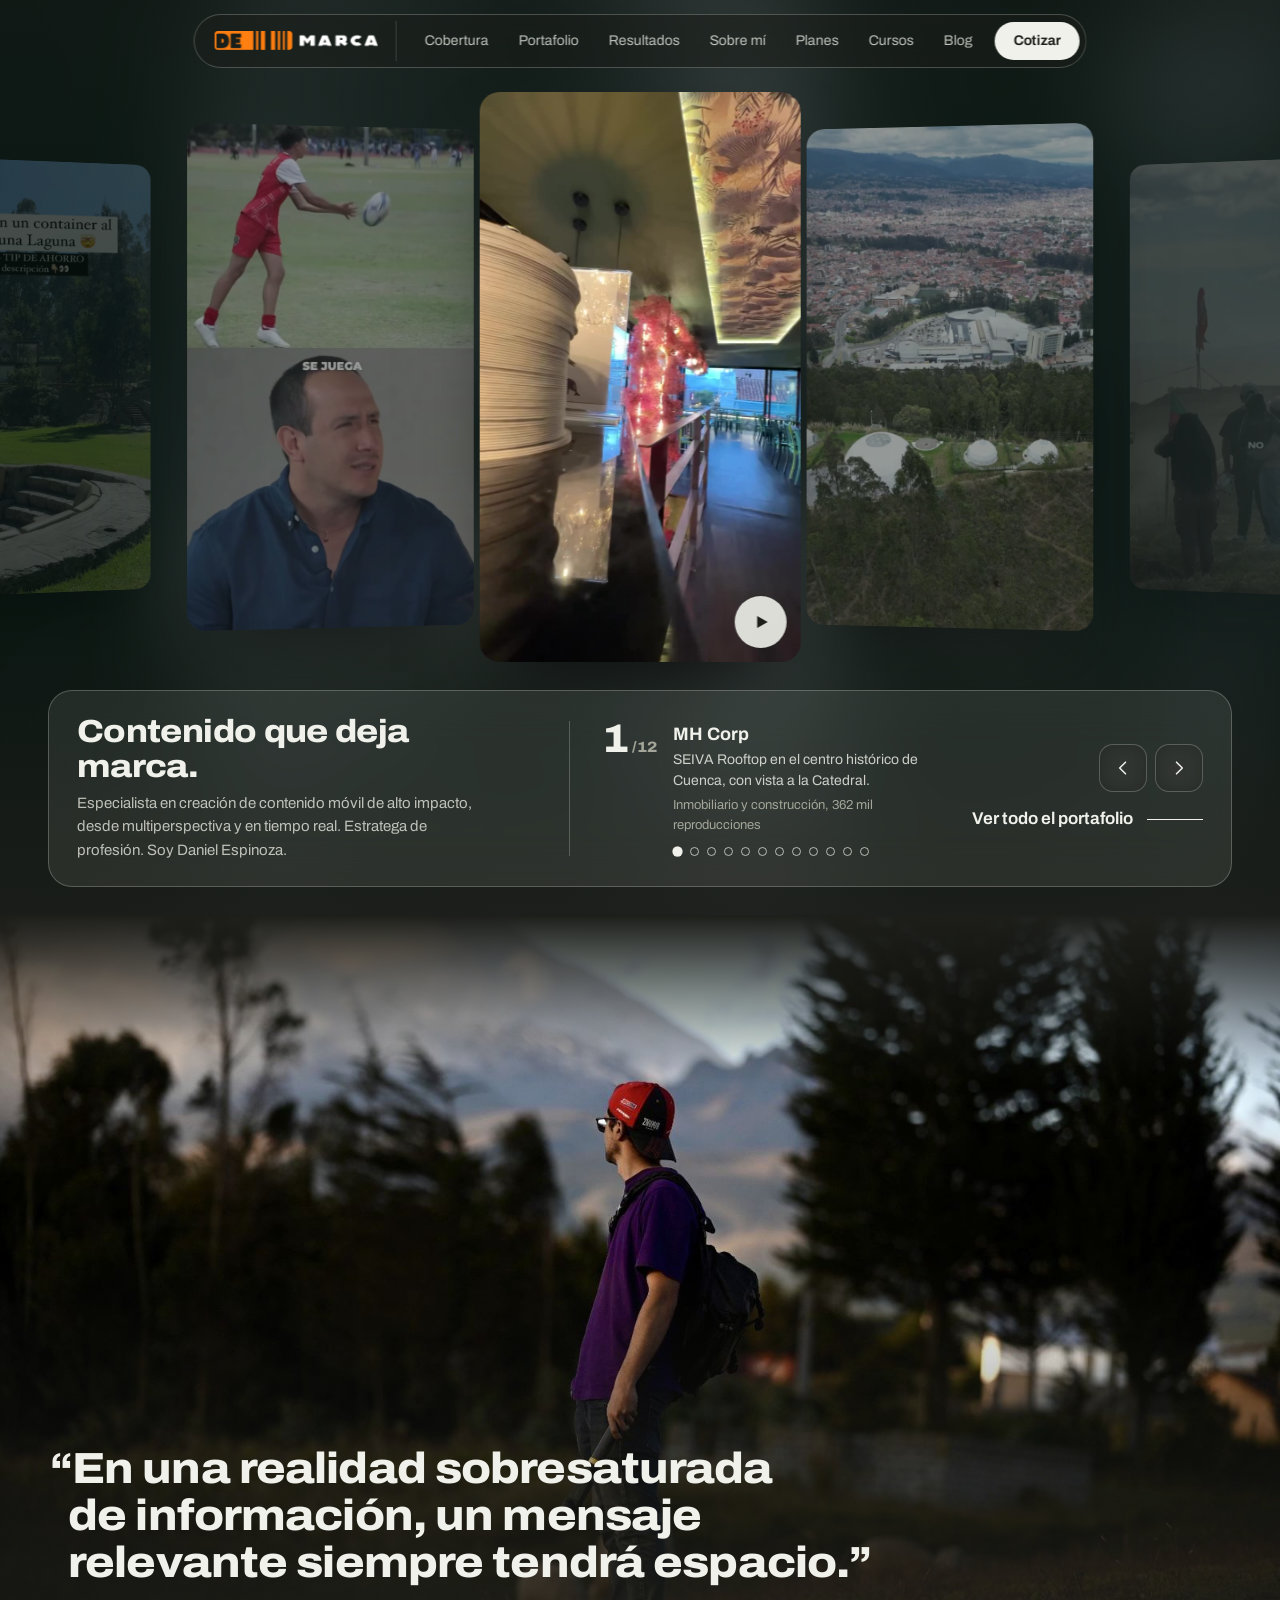
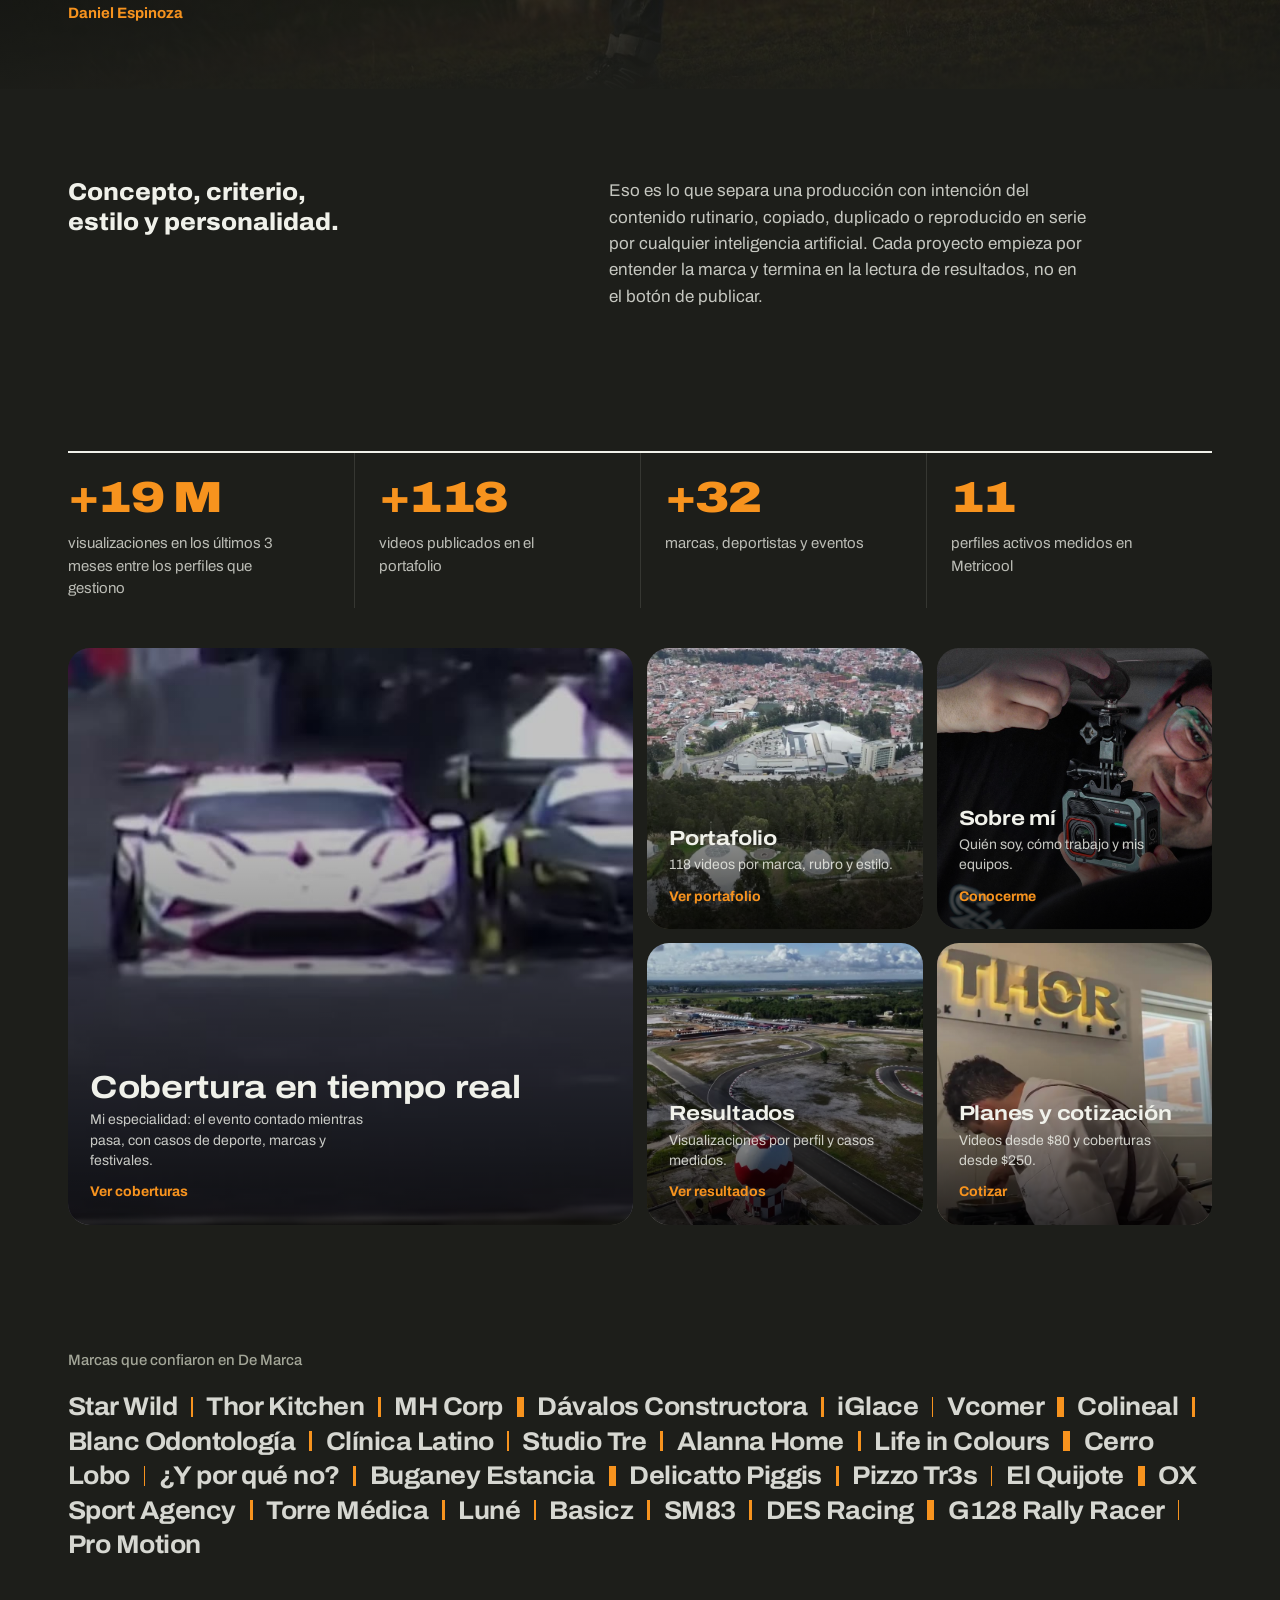
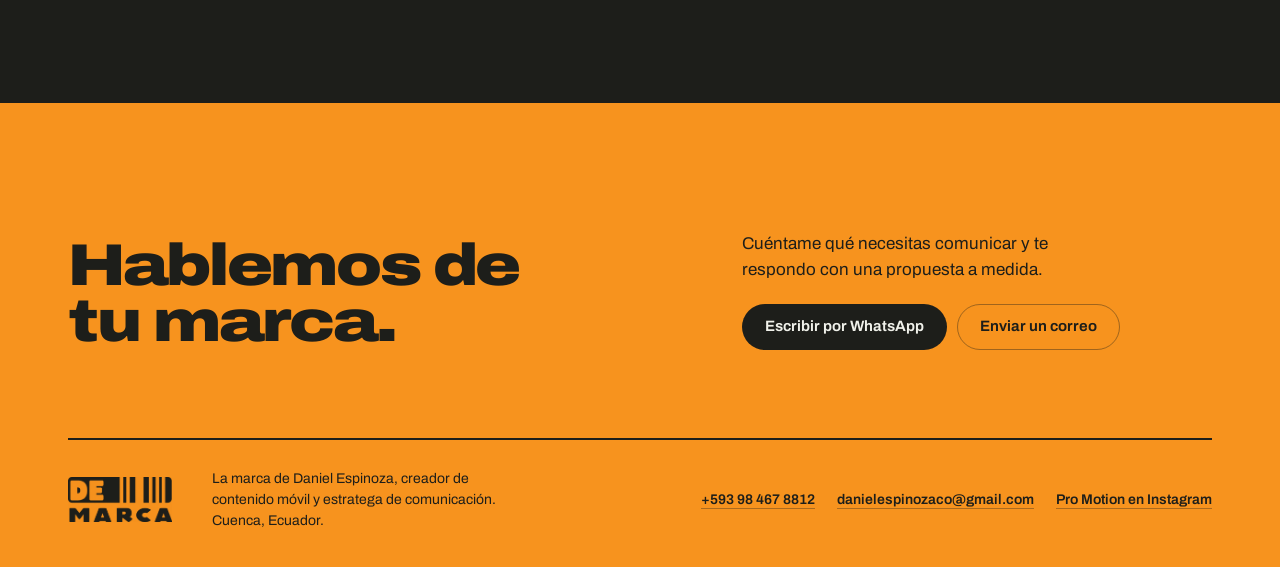
<file: index.html>
<!doctype html>
<html lang="es" data-root="" data-page="inicio">
<head>
<meta charset="utf-8">
<meta name="viewport" content="width=device-width, initial-scale=1">
<title>De Marca · Daniel Espinoza</title>
<meta name="description" content="Contenido que deja marca. Producción audiovisual móvil, cobertura en tiempo real y estrategia de comunicación de Daniel Espinoza.">
<meta property="og:title" content="De Marca · Daniel Espinoza">
<meta property="og:description" content="Contenido que deja marca. Producción audiovisual móvil, cobertura en tiempo real y estrategia de comunicación de Daniel Espinoza.">
<meta property="og:image" content="assets/brand/og.jpg">
<meta name="theme-color" content="#1D1E1A">
<link rel="icon" href="assets/brand/favicon.png" type="image/png">
<link rel="apple-touch-icon" href="assets/brand/apple-touch-icon.png">
<link rel="preconnect" href="https://fonts.googleapis.com">
<link rel="preconnect" href="https://fonts.gstatic.com" crossorigin>
<link href="https://fonts.googleapis.com/css2?family=Archivo:wdth,wght@62..125,300..900&display=swap" rel="stylesheet">
<link rel="stylesheet" href="assets/css/styles.css">
</head>
<body>
<a class="saltar" href="#contenido">Ir al contenido</a>
<header class="nav" id="nav">
  <a class="nav-logo" href="./" aria-label="De Marca, inicio">
    <img class="logo-img" src="assets/brand/logo-demarca-h.png" alt="De Marca" width="720" height="85">
  </a>
  <nav class="nav-links" aria-label="Páginas">
    <a href="cobertura/" data-p="cobertura">Cobertura</a>
    <a href="portafolio/" data-p="portafolio">Portafolio</a>
    <a href="resultados/" data-p="resultados">Resultados</a>
    <a href="sobre-mi/" data-p="sobre-mi">Sobre mí</a>
    <a href="planes/" data-p="planes">Planes</a>
    <a href="cursos/" data-p="cursos">Cursos</a>
    <a href="blog/" data-p="blog">Blog</a>
  </nav>
  <a class="btn btn-claro nav-cta" href="planes/#cotizar">Cotizar</a>
  <button class="nav-menu" type="button" aria-expanded="false" aria-controls="menuMovil" aria-label="Abrir menú"><span></span><span></span></button>
</header>
<div class="menu-movil" id="menuMovil" hidden>
  <a href="./">Inicio</a>
  <a href="cobertura/">Cobertura en tiempo real</a>
  <a href="portafolio/">Portafolio</a>
  <a href="resultados/">Resultados</a>
  <a href="sobre-mi/">Sobre mí</a>
  <a href="planes/">Planes y cotización</a>
  <a href="cursos/">Cursos</a>
  <a href="blog/">Blog</a>
</div>

<main id="contenido">
<!-- HERO -->
<section class="hero" id="inicio" aria-label="Presentación">
  <div class="hero-fondo" aria-hidden="true"><div class="hf hf-a"></div><div class="hf hf-b"></div></div>
  <div class="hero-escena">
    <div class="coverflow" id="coverflow" aria-roledescription="carrusel" aria-label="Videos destacados"></div>
  </div>
  <div class="hero-barra">
    <div class="hero-copy">
      <h1>Contenido que deja marca.</h1>
      <p class="hero-lead">Especialista en creación de contenido móvil de alto impacto, desde multiperspectiva y en tiempo real. Estratega de profesión. Soy Daniel Espinoza.</p>
    </div>
    <div class="hero-meta" aria-live="polite">
      <p class="hero-indice"><span id="heroIdx">1</span><small>/<span id="heroTotal">9</span></small></p>
      <div>
        <p class="hero-marca" id="heroMarca">Andes Structures</p>
        <p class="hero-detalle" id="heroDetalle"></p>
        <p class="hero-vistas" id="heroVistas"></p>
        <div class="hero-puntos" id="heroPuntos" role="tablist" aria-label="Videos destacados"></div>
      </div>
    </div>
    <div class="hero-acciones">
      <div class="hero-flechas">
        <button class="flecha" id="heroPrev" aria-label="Video anterior"><svg viewBox="0 0 24 24"><path d="M15 5l-7 7 7 7"/></svg></button>
        <button class="flecha" id="heroNext" aria-label="Video siguiente"><svg viewBox="0 0 24 24"><path d="M9 5l7 7-7 7"/></svg></button>
      </div>
      <a class="link-linea" href="portafolio/">Ver todo el portafolio</a>
    </div>
  </div>
</section>

<!-- MANIFIESTO -->
<section class="manifiesto" aria-label="Manifiesto">
  <figure class="manifiesto-foto">
    <img src="assets/fotos/horizonte.jpg" alt="Daniel Espinoza con la cámara 360 mirando al horizonte al atardecer" loading="lazy">
    <figcaption class="contenedor"><blockquote class="manifiesto-cita"><p class="manifiesto-frase">“En una realidad sobresaturada de información, un mensaje relevante siempre tendrá espacio.”</p><cite>Daniel Espinoza</cite></blockquote></figcaption>
  </figure>
  <div class="contenedor manifiesto-grid">
    <p class="manifiesto-sub">Concepto, criterio, estilo y personalidad.</p>
    <div class="manifiesto-texto">
      <p>Eso es lo que separa una producción con intención del contenido rutinario, copiado, duplicado o reproducido en serie por cualquier inteligencia artificial. Cada proyecto empieza por entender la marca y termina en la lectura de resultados, no en el botón de publicar.</p>
    </div>
  </div>
</section>

<!-- ACCESOS -->
<section class="accesos" aria-labelledby="tAccesos">
  <div class="contenedor">
    <h2 id="tAccesos" class="sr">Explora el sitio</h2>
    <dl class="megas megas-inicio">
      <div><dt>+19 M</dt><dd>visualizaciones en los últimos 3 meses entre los perfiles que gestiono</dd></div>
      <div><dt id="megaVideos">+118</dt><dd>videos publicados en el portafolio</dd></div>
      <div><dt id="megaProyectos">+30</dt><dd>marcas, deportistas y eventos</dd></div>
      <div><dt>11</dt><dd>perfiles activos medidos en Metricool</dd></div>
    </dl>
    <div class="accesos-grid">
      <a class="acceso acceso-xl" href="cobertura/">
        <img src="assets/posters/seb-resumen.jpg" alt="" loading="lazy">
        <span class="acceso-txt"><b>Cobertura en tiempo real</b><span>Mi especialidad: el evento contado mientras pasa, con casos de deporte, marcas y festivales.</span><em>Ver coberturas</em></span>
      </a>
      <a class="acceso" href="portafolio/">
        <img src="assets/posters/andes-terraza.jpg" alt="" loading="lazy">
        <span class="acceso-txt"><b>Portafolio</b><span>118 videos por marca, rubro y estilo.</span><em>Ver portafolio</em></span>
      </a>
      <a class="acceso" href="sobre-mi/">
        <img src="assets/fotos/abordo.jpg" alt="" loading="lazy">
        <span class="acceso-txt"><b>Sobre mí</b><span>Quién soy, cómo trabajo y mis equipos.</span><em>Conocerme</em></span>
      </a>
      <a class="acceso" href="resultados/">
        <img src="assets/posters/gt-guyana.jpg" alt="" loading="lazy">
        <span class="acceso-txt"><b>Resultados</b><span>Visualizaciones por perfil y casos medidos.</span><em>Ver resultados</em></span>
      </a>
      <a class="acceso" href="planes/">
        <img src="assets/posters/thor-cocina.jpg" alt="" loading="lazy">
        <span class="acceso-txt"><b>Planes y cotización</b><span>Videos desde $80 y coberturas desde $250.</span><em>Cotizar</em></span>
      </a>
    </div>
  </div>
</section>

<!-- MARCAS -->
<section class="marcas" aria-labelledby="tMarcas">
  <div class="contenedor">
    <h2 id="tMarcas" class="marcas-titulo">Marcas que confiaron en De Marca</h2>
    <p class="marcas-lista">Star Wild <i></i> Thor Kitchen <i></i> MH Corp <i></i> Dávalos Constructora <i></i> iGlace <i></i> Vcomer <i></i> Colineal <i></i> Blanc Odontología <i></i> Clínica Latino <i></i> Studio Tre <i></i> Alanna Home <i></i> Life in Colours <i></i> Cerro Lobo <i></i> ¿Y por qué no? <i></i> Buganey Estancia <i></i> Delicatto Piggis <i></i> Pizzo Tr3s <i></i> El Quijote <i></i> OX Sport Agency <i></i> Torre Médica <i></i> Luné <i></i> Basicz <i></i> SM83 <i></i> DES Racing <i></i> G128 Rally Racer <i></i> Pro Motion</p>
  </div>
</section>
</main>

<footer class="pie" id="contacto">
  <div class="contenedor">
    <div class="pie-top">
      <p class="pie-grande">Hablemos de tu marca.</p>
      <div class="pie-cta">
        <p>Cuéntame qué necesitas comunicar y te respondo con una propuesta a medida.</p>
        <div class="pie-acciones">
          <a class="btn btn-naranja" id="waPie" href="#" target="_blank" rel="noopener">Escribir por WhatsApp</a>
          <a class="btn btn-linea" href="mailto:danielespinozaco@gmail.com">Enviar un correo</a>
        </div>
      </div>
    </div>
    <div class="pie-base">
      <img class="pie-logo" src="assets/brand/logo-demarca-oscuro-900.png" alt="De Marca" width="900" height="386" loading="lazy">
      <p class="pie-firma">La marca de Daniel Espinoza, creador de contenido móvil y estratega de comunicación. Cuenca, Ecuador.</p>
      <ul class="pie-datos">
        <li><a href="https://wa.me/593984678812" target="_blank" rel="noopener">+593 98 467 8812</a></li>
        <li><a href="mailto:danielespinozaco@gmail.com">danielespinozaco@gmail.com</a></li>
        <li><a href="https://www.instagram.com/pro_motion.ec/" target="_blank" rel="noopener">Pro Motion en Instagram</a></li>
      </ul>
    </div>
  </div>
</footer>

<dialog class="visor" id="visor" aria-labelledby="visorTitulo">
  <div class="visor-fondo" id="visorFondo" aria-hidden="true"></div>
  <div class="visor-caja">
    <div class="visor-medio" id="visorMedio"></div>
    <div class="visor-info">
      <p class="visor-marca" id="visorMarca"></p>
      <h3 id="visorTitulo"></h3>
      <p class="visor-desc" id="visorDesc"></p>
      <p class="visor-datos" id="visorDatos"></p>
      <div class="visor-acciones">
        <a class="btn btn-linea" id="visorAbrir" href="#" target="_blank" rel="noopener">Abrir en Instagram</a>
        <a class="btn btn-naranja" id="visorPedir" href="#" target="_blank" rel="noopener">Quiero un video así</a>
      </div>
      <div class="visor-nav">
        <button class="flecha" id="visorPrev" aria-label="Video anterior"><svg viewBox="0 0 24 24"><path d="M15 5l-7 7 7 7"/></svg></button>
        <button class="flecha" id="visorNext" aria-label="Video siguiente"><svg viewBox="0 0 24 24"><path d="M9 5l7 7-7 7"/></svg></button>
      </div>
    </div>
    <button class="visor-cerrar" id="visorCerrar" aria-label="Cerrar"><svg viewBox="0 0 24 24"><path d="M6 6l12 12M18 6L6 18"/></svg></button>
  </div>
</dialog>

<script src="assets/js/data.js"></script>
<script src="assets/js/main.js"></script>
</body>
</html>
</file>
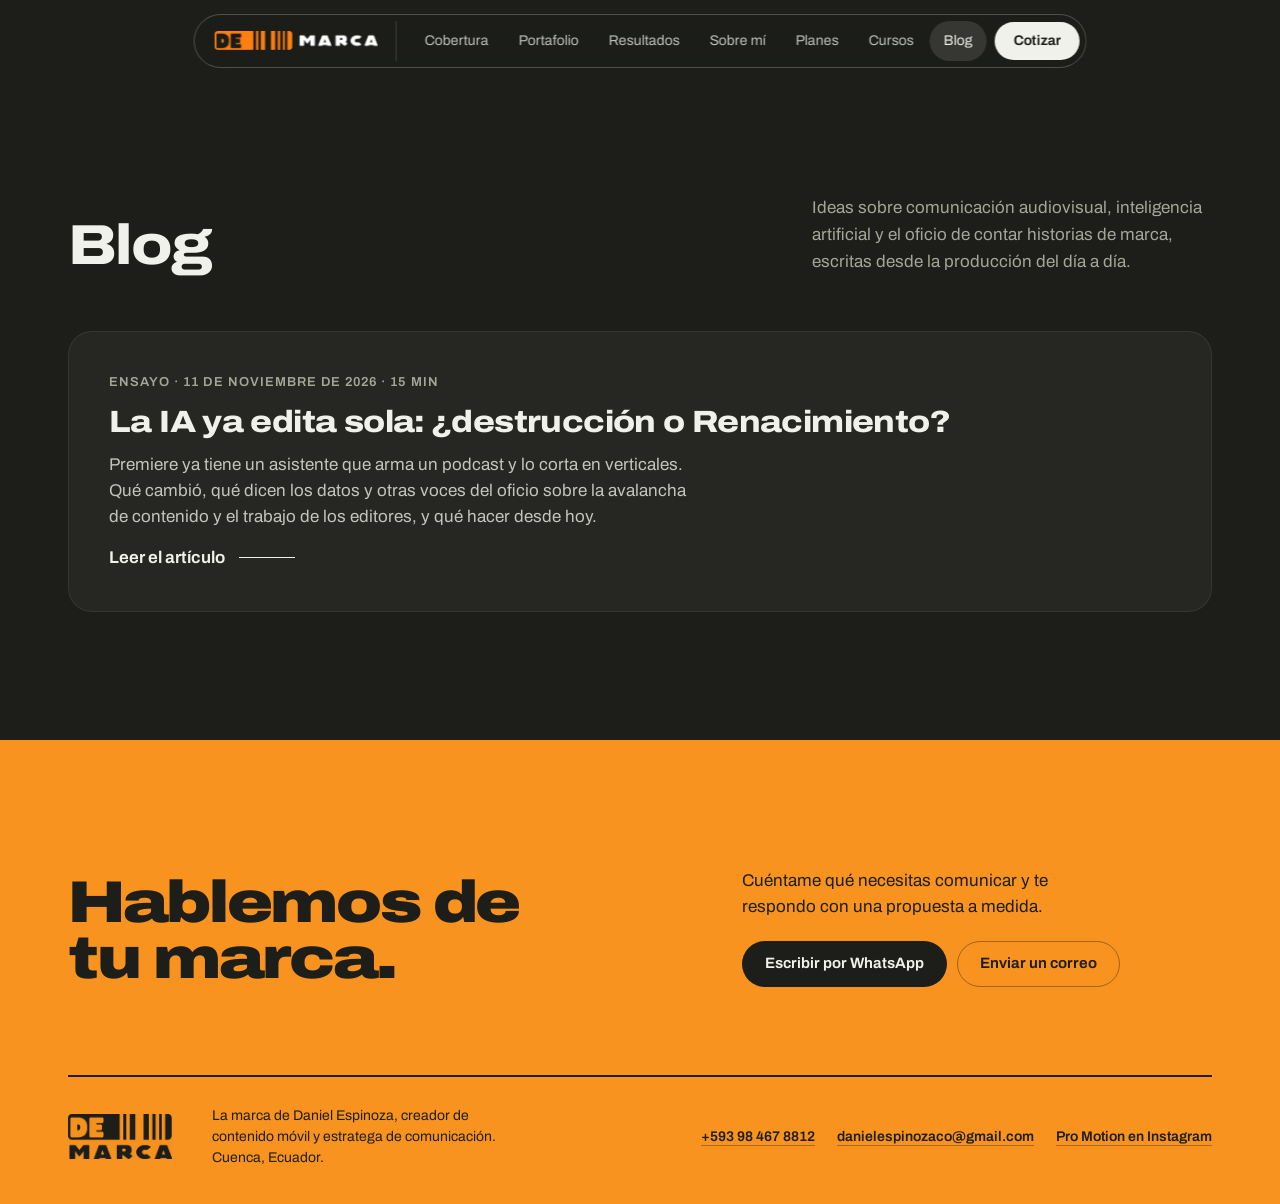
<file: blog/index.html>
<!doctype html>
<html lang="es" data-root="../" data-page="blog">
<head>
<meta charset="utf-8">
<meta name="viewport" content="width=device-width, initial-scale=1">
<title>Blog · De Marca</title>
<meta name="description" content="Ideas de Daniel Espinoza sobre comunicación audiovisual, inteligencia artificial y el oficio de contar historias de marca.">
<meta property="og:title" content="Blog · De Marca">
<meta property="og:description" content="Ideas de Daniel Espinoza sobre comunicación audiovisual, inteligencia artificial y el oficio de contar historias de marca.">
<meta property="og:image" content="assets/brand/og.jpg">
<meta name="theme-color" content="#1D1E1A">
<link rel="icon" href="../assets/brand/favicon.png" type="image/png">
<link rel="apple-touch-icon" href="../assets/brand/apple-touch-icon.png">
<link rel="preconnect" href="https://fonts.googleapis.com">
<link rel="preconnect" href="https://fonts.gstatic.com" crossorigin>
<link href="https://fonts.googleapis.com/css2?family=Archivo:wdth,wght@62..125,300..900&display=swap" rel="stylesheet">
<link rel="stylesheet" href="../assets/css/styles.css">
</head>
<body>
<a class="saltar" href="#contenido">Ir al contenido</a>
<header class="nav" id="nav">
  <a class="nav-logo" href=".././" aria-label="De Marca, inicio">
    <img class="logo-img" src="../assets/brand/logo-demarca-h.png" alt="De Marca" width="720" height="85">
  </a>
  <nav class="nav-links" aria-label="Páginas">
    <a href="../cobertura/" data-p="cobertura">Cobertura</a>
    <a href="../portafolio/" data-p="portafolio">Portafolio</a>
    <a href="../resultados/" data-p="resultados">Resultados</a>
    <a href="../sobre-mi/" data-p="sobre-mi">Sobre mí</a>
    <a href="../planes/" data-p="planes">Planes</a>
    <a href="../cursos/" data-p="cursos">Cursos</a>
    <a href="../blog/" data-p="blog">Blog</a>
  </nav>
  <a class="btn btn-claro nav-cta" href="../planes/#cotizar">Cotizar</a>
  <button class="nav-menu" type="button" aria-expanded="false" aria-controls="menuMovil" aria-label="Abrir menú"><span></span><span></span></button>
</header>
<div class="menu-movil" id="menuMovil" hidden>
  <a href=".././">Inicio</a>
  <a href="../cobertura/">Cobertura en tiempo real</a>
  <a href="../portafolio/">Portafolio</a>
  <a href="../resultados/">Resultados</a>
  <a href="../sobre-mi/">Sobre mí</a>
  <a href="../planes/">Planes y cotización</a>
  <a href="../cursos/">Cursos</a>
  <a href="../blog/">Blog</a>
</div>

<main id="contenido" class="pagina">
<!-- BLOG -->
<section class="blog" id="blog" aria-labelledby="tBlog">
  <div class="contenedor">
    <div class="seccion-cabeza">
      <h1 id="tBlog" class="titulo-xl">Blog</h1>
      <p class="seccion-lead">Ideas sobre comunicación audiovisual, inteligencia artificial y el oficio de contar historias de marca, escritas desde la producción del día a día.</p>
    </div>
    <div class="blog-lista">
      <a class="blog-card" href="ia-edita-sola/">
        <div class="blog-card-texto">
          <p class="art-meta">Ensayo · 11 de noviembre de 2026 · 15 min</p>
          <h3>La IA ya edita sola: ¿destrucción o Renacimiento?</h3>
          <p>Premiere ya tiene un asistente que arma un podcast y lo corta en verticales. Qué cambió, qué dicen los datos y otras voces del oficio sobre la avalancha de contenido y el trabajo de los editores, y qué hacer desde hoy.</p>
          <span class="link-linea">Leer el artículo</span>
        </div>
      </a>
    </div>
  </div>
</section>
</main>

<footer class="pie" id="contacto">
  <div class="contenedor">
    <div class="pie-top">
      <p class="pie-grande">Hablemos de tu marca.</p>
      <div class="pie-cta">
        <p>Cuéntame qué necesitas comunicar y te respondo con una propuesta a medida.</p>
        <div class="pie-acciones">
          <a class="btn btn-naranja" id="waPie" href="#" target="_blank" rel="noopener">Escribir por WhatsApp</a>
          <a class="btn btn-linea" href="mailto:danielespinozaco@gmail.com">Enviar un correo</a>
        </div>
      </div>
    </div>
    <div class="pie-base">
      <img class="pie-logo" src="../assets/brand/logo-demarca-oscuro-900.png" alt="De Marca" width="900" height="386" loading="lazy">
      <p class="pie-firma">La marca de Daniel Espinoza, creador de contenido móvil y estratega de comunicación. Cuenca, Ecuador.</p>
      <ul class="pie-datos">
        <li><a href="https://wa.me/593984678812" target="_blank" rel="noopener">+593 98 467 8812</a></li>
        <li><a href="mailto:danielespinozaco@gmail.com">danielespinozaco@gmail.com</a></li>
        <li><a href="https://www.instagram.com/pro_motion.ec/" target="_blank" rel="noopener">Pro Motion en Instagram</a></li>
      </ul>
    </div>
  </div>
</footer>

<dialog class="visor" id="visor" aria-labelledby="visorTitulo">
  <div class="visor-fondo" id="visorFondo" aria-hidden="true"></div>
  <div class="visor-caja">
    <div class="visor-medio" id="visorMedio"></div>
    <div class="visor-info">
      <p class="visor-marca" id="visorMarca"></p>
      <h3 id="visorTitulo"></h3>
      <p class="visor-desc" id="visorDesc"></p>
      <p class="visor-datos" id="visorDatos"></p>
      <div class="visor-acciones">
        <a class="btn btn-linea" id="visorAbrir" href="#" target="_blank" rel="noopener">Abrir en Instagram</a>
        <a class="btn btn-naranja" id="visorPedir" href="#" target="_blank" rel="noopener">Quiero un video así</a>
      </div>
      <div class="visor-nav">
        <button class="flecha" id="visorPrev" aria-label="Video anterior"><svg viewBox="0 0 24 24"><path d="M15 5l-7 7 7 7"/></svg></button>
        <button class="flecha" id="visorNext" aria-label="Video siguiente"><svg viewBox="0 0 24 24"><path d="M9 5l7 7-7 7"/></svg></button>
      </div>
    </div>
    <button class="visor-cerrar" id="visorCerrar" aria-label="Cerrar"><svg viewBox="0 0 24 24"><path d="M6 6l12 12M18 6L6 18"/></svg></button>
  </div>
</dialog>

<script src="../assets/js/data.js"></script>
<script src="../assets/js/main.js"></script>
</body>
</html>
</file>
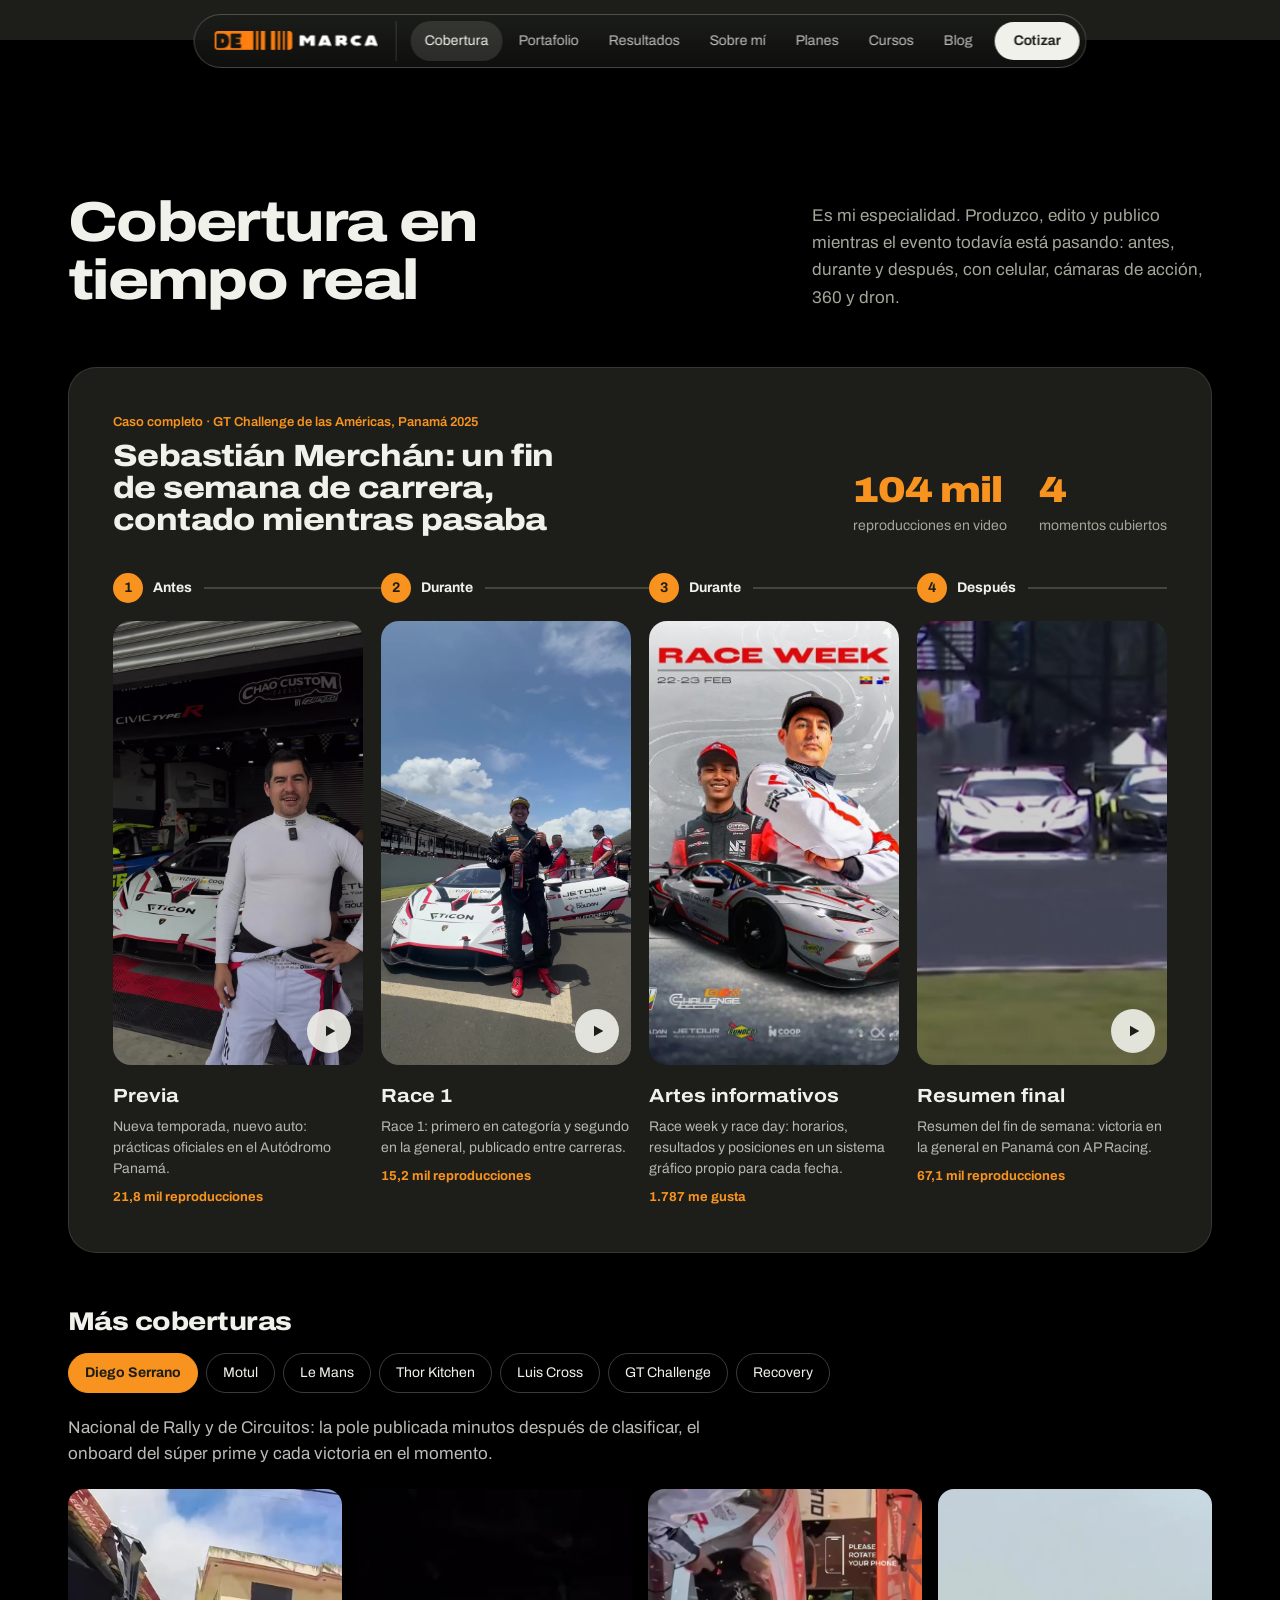
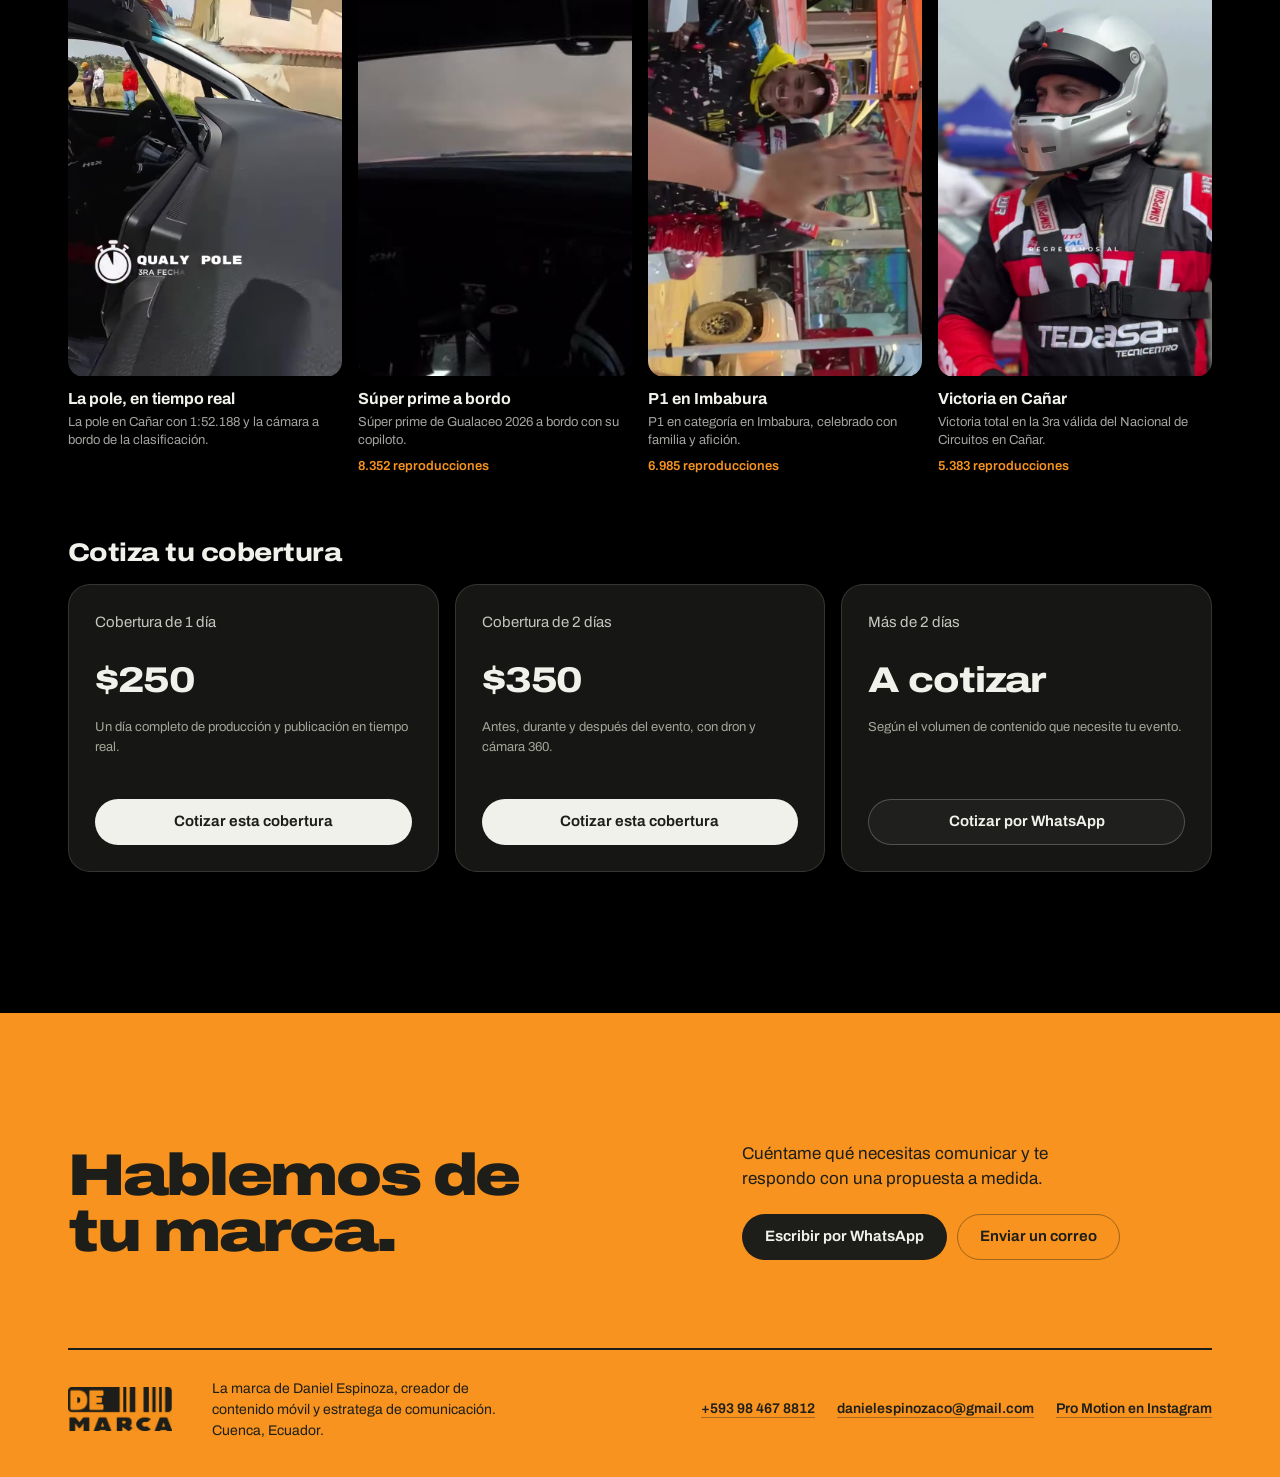
<file: cobertura/index.html>
<!doctype html>
<html lang="es" data-root="../" data-page="cobertura">
<head>
<meta charset="utf-8">
<meta name="viewport" content="width=device-width, initial-scale=1">
<title>Cobertura en tiempo real · De Marca</title>
<meta name="description" content="Cobertura de eventos en tiempo real: casos de Sebastián Merchán, Diego Serrano, Motul, Le Mans, Thor Kitchen, Luis Cross y más. Desde $250 por día.">
<meta property="og:title" content="Cobertura en tiempo real · De Marca">
<meta property="og:description" content="Cobertura de eventos en tiempo real: casos de Sebastián Merchán, Diego Serrano, Motul, Le Mans, Thor Kitchen, Luis Cross y más. Desde $250 por día.">
<meta property="og:image" content="assets/brand/og.jpg">
<meta name="theme-color" content="#1D1E1A">
<link rel="icon" href="../assets/brand/favicon.png" type="image/png">
<link rel="apple-touch-icon" href="../assets/brand/apple-touch-icon.png">
<link rel="preconnect" href="https://fonts.googleapis.com">
<link rel="preconnect" href="https://fonts.gstatic.com" crossorigin>
<link href="https://fonts.googleapis.com/css2?family=Archivo:wdth,wght@62..125,300..900&display=swap" rel="stylesheet">
<link rel="stylesheet" href="../assets/css/styles.css">
</head>
<body>
<a class="saltar" href="#contenido">Ir al contenido</a>
<header class="nav" id="nav">
  <a class="nav-logo" href=".././" aria-label="De Marca, inicio">
    <img class="logo-img" src="../assets/brand/logo-demarca-h.png" alt="De Marca" width="720" height="85">
  </a>
  <nav class="nav-links" aria-label="Páginas">
    <a href="../cobertura/" data-p="cobertura">Cobertura</a>
    <a href="../portafolio/" data-p="portafolio">Portafolio</a>
    <a href="../resultados/" data-p="resultados">Resultados</a>
    <a href="../sobre-mi/" data-p="sobre-mi">Sobre mí</a>
    <a href="../planes/" data-p="planes">Planes</a>
    <a href="../cursos/" data-p="cursos">Cursos</a>
    <a href="../blog/" data-p="blog">Blog</a>
  </nav>
  <a class="btn btn-claro nav-cta" href="../planes/#cotizar">Cotizar</a>
  <button class="nav-menu" type="button" aria-expanded="false" aria-controls="menuMovil" aria-label="Abrir menú"><span></span><span></span></button>
</header>
<div class="menu-movil" id="menuMovil" hidden>
  <a href=".././">Inicio</a>
  <a href="../cobertura/">Cobertura en tiempo real</a>
  <a href="../portafolio/">Portafolio</a>
  <a href="../resultados/">Resultados</a>
  <a href="../sobre-mi/">Sobre mí</a>
  <a href="../planes/">Planes y cotización</a>
  <a href="../cursos/">Cursos</a>
  <a href="../blog/">Blog</a>
</div>

<main id="contenido" class="pagina">
<!-- COBERTURA EN TIEMPO REAL -->
<section class="cobertura" id="cobertura" aria-labelledby="tCobertura">
  <div class="contenedor">
    <div class="seccion-cabeza">
      <h1 id="tCobertura" class="titulo-xl">Cobertura en tiempo real</h1>
      <p class="seccion-lead">Es mi especialidad. Produzco, edito y publico mientras el evento todavía está pasando: antes, durante y después, con celular, cámaras de acción, 360 y dron.</p>
    </div>

    <article class="cob-caso">
      <header class="cob-caso-cab">
        <div>
          <p class="res-rubro">Caso completo · GT Challenge de las Américas, Panamá 2025</p>
          <h3>Sebastián Merchán: un fin de semana de carrera, contado mientras pasaba</h3>
        </div>
        <dl class="cob-caso-datos">
          <div><dt>104 mil</dt><dd>reproducciones en video</dd></div>
          <div><dt>4</dt><dd>momentos cubiertos</dd></div>
        </dl>
      </header>
      <ol class="cob-linea" id="cobLinea"></ol>
    </article>

    <div class="cob-mas">
      <h3 class="cob-mas-t">Más coberturas</h3>
      <div class="cob-tabs" id="cobTabs" role="tablist" aria-label="Coberturas por cliente"></div>
      <div class="cob-panel" id="cobPanel" role="tabpanel"></div>
    </div>

    <h3 class="cob-mas-t">Cotiza tu cobertura</h3>
    <div class="cob-precios" id="cobPrecios"></div>
  </div>
</section>
</main>

<footer class="pie" id="contacto">
  <div class="contenedor">
    <div class="pie-top">
      <p class="pie-grande">Hablemos de tu marca.</p>
      <div class="pie-cta">
        <p>Cuéntame qué necesitas comunicar y te respondo con una propuesta a medida.</p>
        <div class="pie-acciones">
          <a class="btn btn-naranja" id="waPie" href="#" target="_blank" rel="noopener">Escribir por WhatsApp</a>
          <a class="btn btn-linea" href="mailto:danielespinozaco@gmail.com">Enviar un correo</a>
        </div>
      </div>
    </div>
    <div class="pie-base">
      <img class="pie-logo" src="../assets/brand/logo-demarca-oscuro-900.png" alt="De Marca" width="900" height="386" loading="lazy">
      <p class="pie-firma">La marca de Daniel Espinoza, creador de contenido móvil y estratega de comunicación. Cuenca, Ecuador.</p>
      <ul class="pie-datos">
        <li><a href="https://wa.me/593984678812" target="_blank" rel="noopener">+593 98 467 8812</a></li>
        <li><a href="mailto:danielespinozaco@gmail.com">danielespinozaco@gmail.com</a></li>
        <li><a href="https://www.instagram.com/pro_motion.ec/" target="_blank" rel="noopener">Pro Motion en Instagram</a></li>
      </ul>
    </div>
  </div>
</footer>

<dialog class="visor" id="visor" aria-labelledby="visorTitulo">
  <div class="visor-fondo" id="visorFondo" aria-hidden="true"></div>
  <div class="visor-caja">
    <div class="visor-medio" id="visorMedio"></div>
    <div class="visor-info">
      <p class="visor-marca" id="visorMarca"></p>
      <h3 id="visorTitulo"></h3>
      <p class="visor-desc" id="visorDesc"></p>
      <p class="visor-datos" id="visorDatos"></p>
      <div class="visor-acciones">
        <a class="btn btn-linea" id="visorAbrir" href="#" target="_blank" rel="noopener">Abrir en Instagram</a>
        <a class="btn btn-naranja" id="visorPedir" href="#" target="_blank" rel="noopener">Quiero un video así</a>
      </div>
      <div class="visor-nav">
        <button class="flecha" id="visorPrev" aria-label="Video anterior"><svg viewBox="0 0 24 24"><path d="M15 5l-7 7 7 7"/></svg></button>
        <button class="flecha" id="visorNext" aria-label="Video siguiente"><svg viewBox="0 0 24 24"><path d="M9 5l7 7-7 7"/></svg></button>
      </div>
    </div>
    <button class="visor-cerrar" id="visorCerrar" aria-label="Cerrar"><svg viewBox="0 0 24 24"><path d="M6 6l12 12M18 6L6 18"/></svg></button>
  </div>
</dialog>

<script src="../assets/js/data.js"></script>
<script src="../assets/js/main.js"></script>
</body>
</html>
</file>
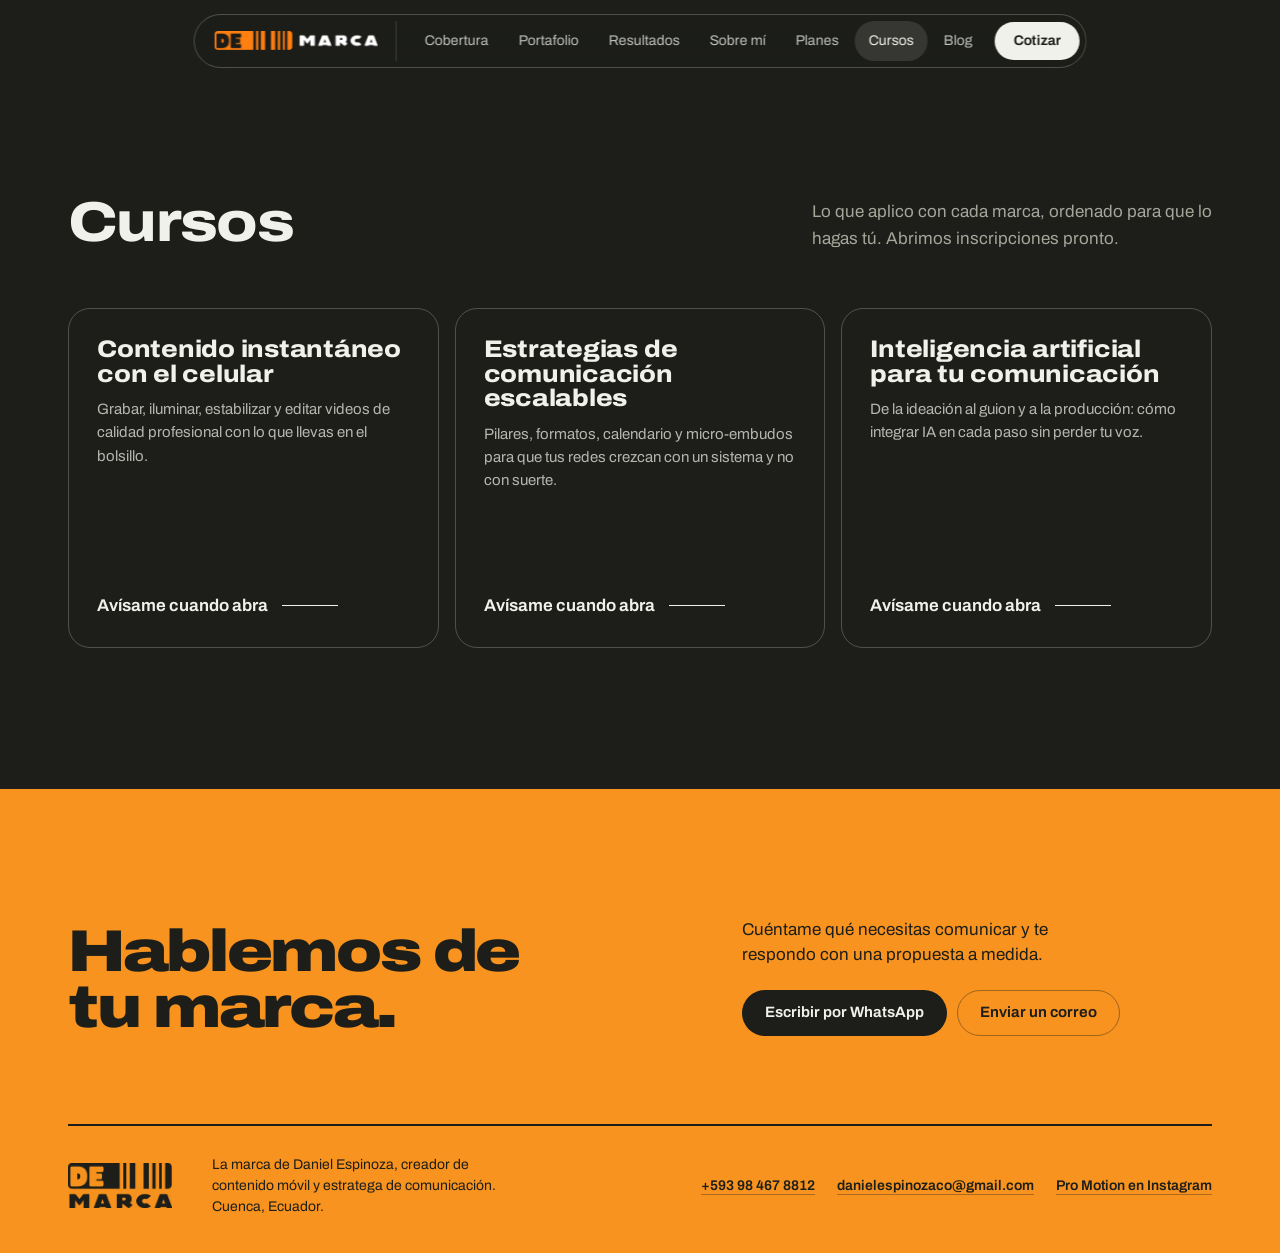
<file: cursos/index.html>
<!doctype html>
<html lang="es" data-root="../" data-page="cursos">
<head>
<meta charset="utf-8">
<meta name="viewport" content="width=device-width, initial-scale=1">
<title>Cursos · De Marca</title>
<meta name="description" content="Cursos de contenido instantáneo con el celular, estrategias escalables e inteligencia artificial para tu comunicación.">
<meta property="og:title" content="Cursos · De Marca">
<meta property="og:description" content="Cursos de contenido instantáneo con el celular, estrategias escalables e inteligencia artificial para tu comunicación.">
<meta property="og:image" content="assets/brand/og.jpg">
<meta name="theme-color" content="#1D1E1A">
<link rel="icon" href="../assets/brand/favicon.png" type="image/png">
<link rel="apple-touch-icon" href="../assets/brand/apple-touch-icon.png">
<link rel="preconnect" href="https://fonts.googleapis.com">
<link rel="preconnect" href="https://fonts.gstatic.com" crossorigin>
<link href="https://fonts.googleapis.com/css2?family=Archivo:wdth,wght@62..125,300..900&display=swap" rel="stylesheet">
<link rel="stylesheet" href="../assets/css/styles.css">
</head>
<body>
<a class="saltar" href="#contenido">Ir al contenido</a>
<header class="nav" id="nav">
  <a class="nav-logo" href=".././" aria-label="De Marca, inicio">
    <img class="logo-img" src="../assets/brand/logo-demarca-h.png" alt="De Marca" width="720" height="85">
  </a>
  <nav class="nav-links" aria-label="Páginas">
    <a href="../cobertura/" data-p="cobertura">Cobertura</a>
    <a href="../portafolio/" data-p="portafolio">Portafolio</a>
    <a href="../resultados/" data-p="resultados">Resultados</a>
    <a href="../sobre-mi/" data-p="sobre-mi">Sobre mí</a>
    <a href="../planes/" data-p="planes">Planes</a>
    <a href="../cursos/" data-p="cursos">Cursos</a>
    <a href="../blog/" data-p="blog">Blog</a>
  </nav>
  <a class="btn btn-claro nav-cta" href="../planes/#cotizar">Cotizar</a>
  <button class="nav-menu" type="button" aria-expanded="false" aria-controls="menuMovil" aria-label="Abrir menú"><span></span><span></span></button>
</header>
<div class="menu-movil" id="menuMovil" hidden>
  <a href=".././">Inicio</a>
  <a href="../cobertura/">Cobertura en tiempo real</a>
  <a href="../portafolio/">Portafolio</a>
  <a href="../resultados/">Resultados</a>
  <a href="../sobre-mi/">Sobre mí</a>
  <a href="../planes/">Planes y cotización</a>
  <a href="../cursos/">Cursos</a>
  <a href="../blog/">Blog</a>
</div>

<main id="contenido" class="pagina">
<!-- CURSOS -->
<section class="cursos" id="cursos" aria-labelledby="tCursos">
  <div class="contenedor">
    <div class="seccion-cabeza">
      <h1 id="tCursos" class="titulo-xl">Cursos</h1>
      <p class="seccion-lead">Lo que aplico con cada marca, ordenado para que lo hagas tú. Abrimos inscripciones pronto.</p>
    </div>
    <div class="lista-cursos">
      <article class="curso">
        <h3>Contenido instantáneo con el celular</h3>
        <p>Grabar, iluminar, estabilizar y editar videos de calidad profesional con lo que llevas en el bolsillo.</p>
        <a class="link-linea" data-curso="Contenido instantáneo con el celular" href="#">Avísame cuando abra</a>
      </article>
      <article class="curso">
        <h3>Estrategias de comunicación escalables</h3>
        <p>Pilares, formatos, calendario y micro-embudos para que tus redes crezcan con un sistema y no con suerte.</p>
        <a class="link-linea" data-curso="Estrategias de comunicación escalables" href="#">Avísame cuando abra</a>
      </article>
      <article class="curso">
        <h3>Inteligencia artificial para tu comunicación</h3>
        <p>De la ideación al guion y a la producción: cómo integrar IA en cada paso sin perder tu voz.</p>
        <a class="link-linea" data-curso="Inteligencia artificial para tu comunicación" href="#">Avísame cuando abra</a>
      </article>
    </div>
  </div>
</section>
</main>

<footer class="pie" id="contacto">
  <div class="contenedor">
    <div class="pie-top">
      <p class="pie-grande">Hablemos de tu marca.</p>
      <div class="pie-cta">
        <p>Cuéntame qué necesitas comunicar y te respondo con una propuesta a medida.</p>
        <div class="pie-acciones">
          <a class="btn btn-naranja" id="waPie" href="#" target="_blank" rel="noopener">Escribir por WhatsApp</a>
          <a class="btn btn-linea" href="mailto:danielespinozaco@gmail.com">Enviar un correo</a>
        </div>
      </div>
    </div>
    <div class="pie-base">
      <img class="pie-logo" src="../assets/brand/logo-demarca-oscuro-900.png" alt="De Marca" width="900" height="386" loading="lazy">
      <p class="pie-firma">La marca de Daniel Espinoza, creador de contenido móvil y estratega de comunicación. Cuenca, Ecuador.</p>
      <ul class="pie-datos">
        <li><a href="https://wa.me/593984678812" target="_blank" rel="noopener">+593 98 467 8812</a></li>
        <li><a href="mailto:danielespinozaco@gmail.com">danielespinozaco@gmail.com</a></li>
        <li><a href="https://www.instagram.com/pro_motion.ec/" target="_blank" rel="noopener">Pro Motion en Instagram</a></li>
      </ul>
    </div>
  </div>
</footer>

<dialog class="visor" id="visor" aria-labelledby="visorTitulo">
  <div class="visor-fondo" id="visorFondo" aria-hidden="true"></div>
  <div class="visor-caja">
    <div class="visor-medio" id="visorMedio"></div>
    <div class="visor-info">
      <p class="visor-marca" id="visorMarca"></p>
      <h3 id="visorTitulo"></h3>
      <p class="visor-desc" id="visorDesc"></p>
      <p class="visor-datos" id="visorDatos"></p>
      <div class="visor-acciones">
        <a class="btn btn-linea" id="visorAbrir" href="#" target="_blank" rel="noopener">Abrir en Instagram</a>
        <a class="btn btn-naranja" id="visorPedir" href="#" target="_blank" rel="noopener">Quiero un video así</a>
      </div>
      <div class="visor-nav">
        <button class="flecha" id="visorPrev" aria-label="Video anterior"><svg viewBox="0 0 24 24"><path d="M15 5l-7 7 7 7"/></svg></button>
        <button class="flecha" id="visorNext" aria-label="Video siguiente"><svg viewBox="0 0 24 24"><path d="M9 5l7 7-7 7"/></svg></button>
      </div>
    </div>
    <button class="visor-cerrar" id="visorCerrar" aria-label="Cerrar"><svg viewBox="0 0 24 24"><path d="M6 6l12 12M18 6L6 18"/></svg></button>
  </div>
</dialog>

<script src="../assets/js/data.js"></script>
<script src="../assets/js/main.js"></script>
</body>
</html>
</file>
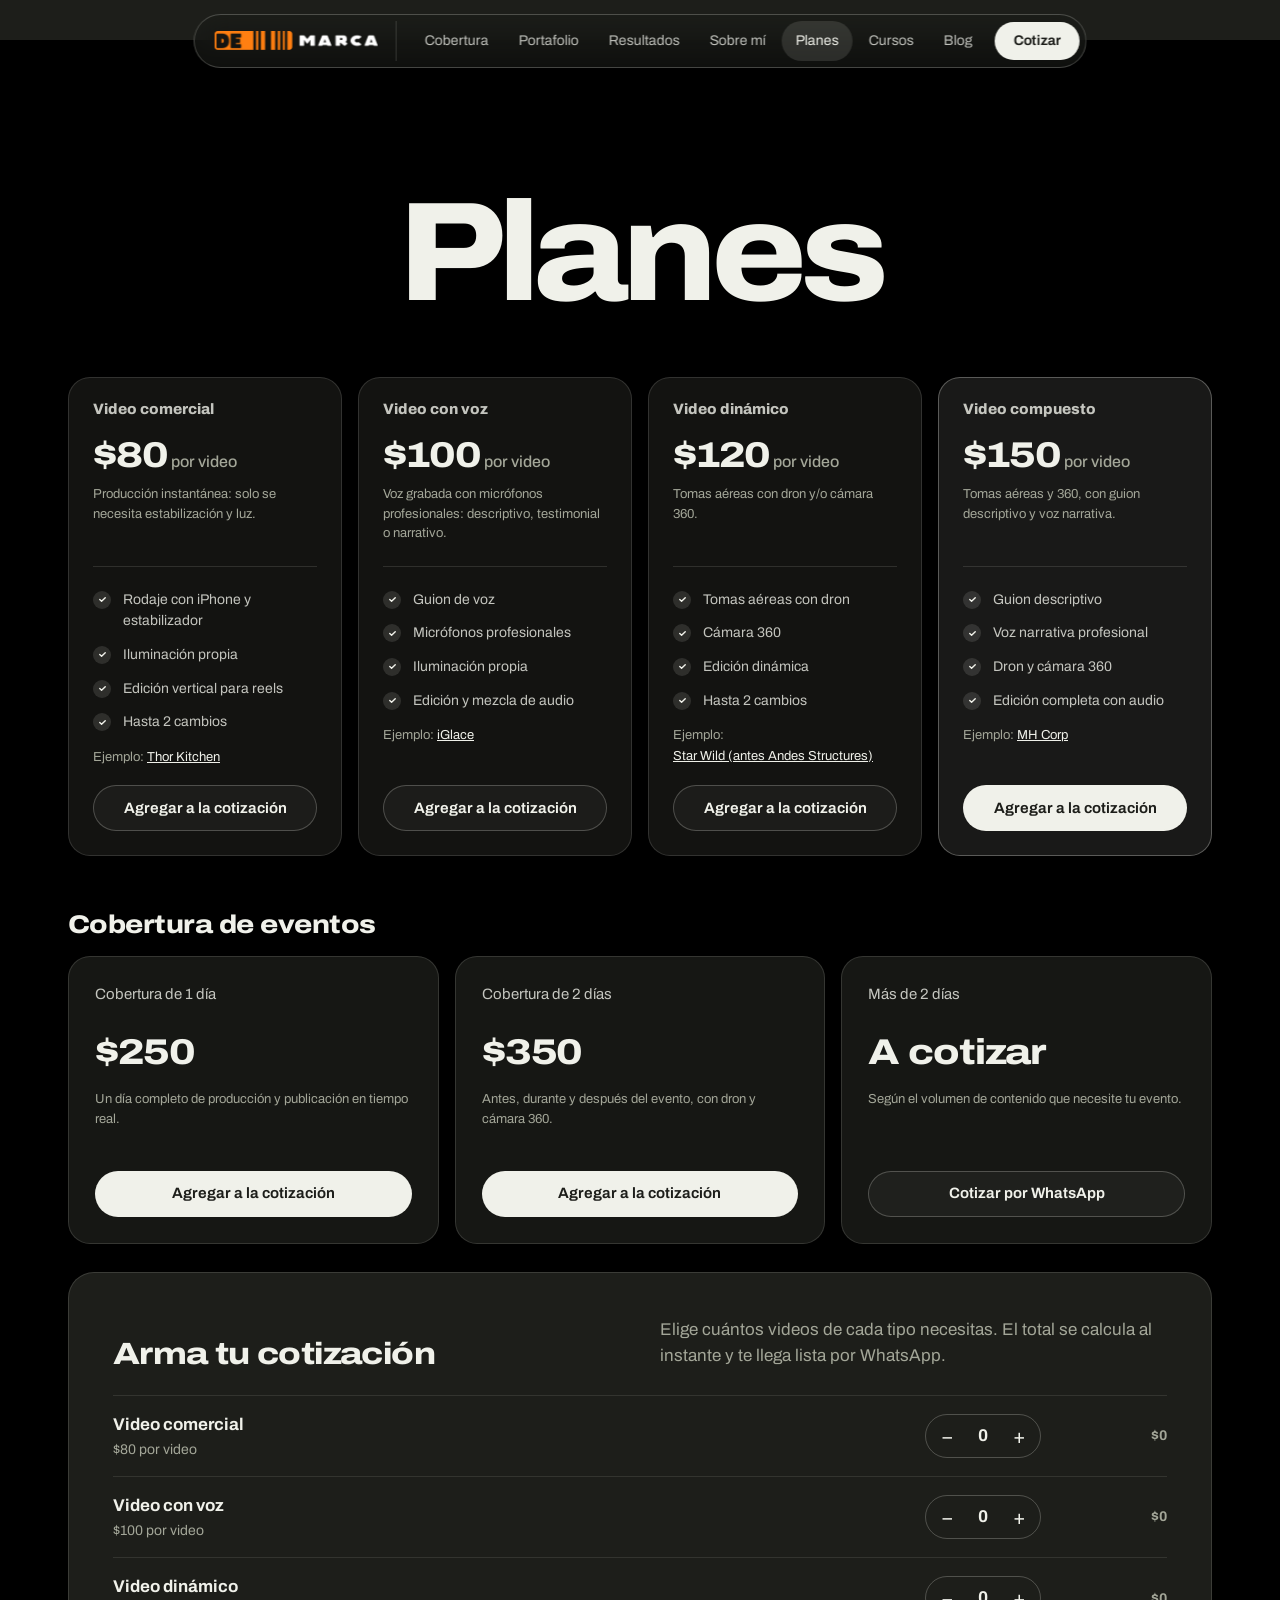
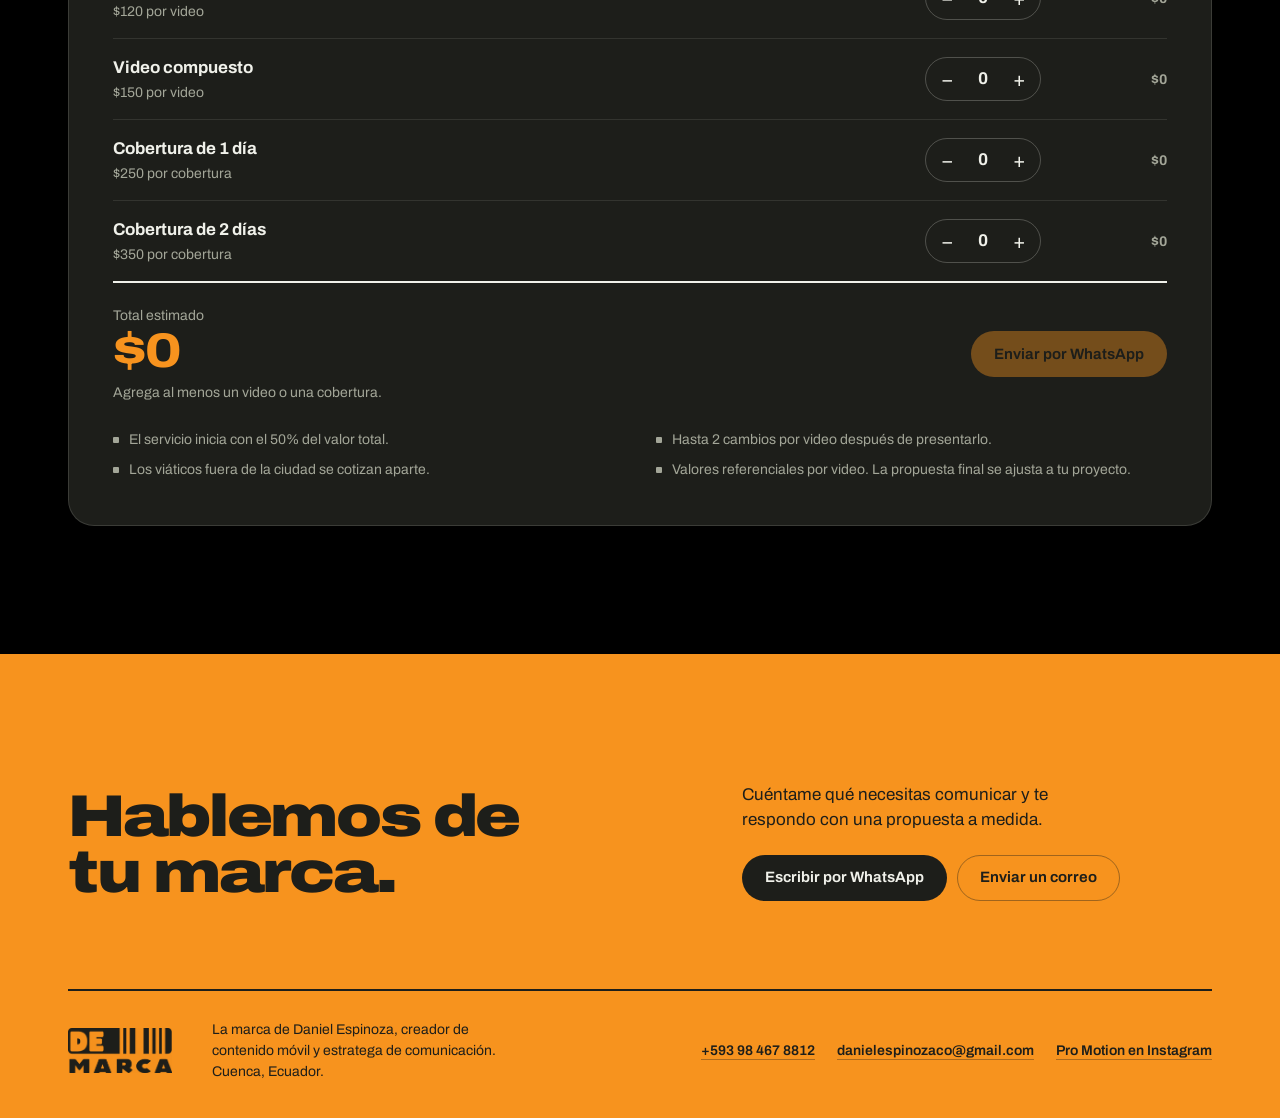
<file: planes/index.html>
<!doctype html>
<html lang="es" data-root="../" data-page="planes">
<head>
<meta charset="utf-8">
<meta name="viewport" content="width=device-width, initial-scale=1">
<title>Planes y cotización · De Marca</title>
<meta name="description" content="Videos desde $80 y coberturas de eventos desde $250. Arma tu cotización y envíala por WhatsApp.">
<meta property="og:title" content="Planes y cotización · De Marca">
<meta property="og:description" content="Videos desde $80 y coberturas de eventos desde $250. Arma tu cotización y envíala por WhatsApp.">
<meta property="og:image" content="assets/brand/og.jpg">
<meta name="theme-color" content="#1D1E1A">
<link rel="icon" href="../assets/brand/favicon.png" type="image/png">
<link rel="apple-touch-icon" href="../assets/brand/apple-touch-icon.png">
<link rel="preconnect" href="https://fonts.googleapis.com">
<link rel="preconnect" href="https://fonts.gstatic.com" crossorigin>
<link href="https://fonts.googleapis.com/css2?family=Archivo:wdth,wght@62..125,300..900&display=swap" rel="stylesheet">
<link rel="stylesheet" href="../assets/css/styles.css">
</head>
<body>
<a class="saltar" href="#contenido">Ir al contenido</a>
<header class="nav" id="nav">
  <a class="nav-logo" href=".././" aria-label="De Marca, inicio">
    <img class="logo-img" src="../assets/brand/logo-demarca-h.png" alt="De Marca" width="720" height="85">
  </a>
  <nav class="nav-links" aria-label="Páginas">
    <a href="../cobertura/" data-p="cobertura">Cobertura</a>
    <a href="../portafolio/" data-p="portafolio">Portafolio</a>
    <a href="../resultados/" data-p="resultados">Resultados</a>
    <a href="../sobre-mi/" data-p="sobre-mi">Sobre mí</a>
    <a href="../planes/" data-p="planes">Planes</a>
    <a href="../cursos/" data-p="cursos">Cursos</a>
    <a href="../blog/" data-p="blog">Blog</a>
  </nav>
  <a class="btn btn-claro nav-cta" href="../planes/#cotizar">Cotizar</a>
  <button class="nav-menu" type="button" aria-expanded="false" aria-controls="menuMovil" aria-label="Abrir menú"><span></span><span></span></button>
</header>
<div class="menu-movil" id="menuMovil" hidden>
  <a href=".././">Inicio</a>
  <a href="../cobertura/">Cobertura en tiempo real</a>
  <a href="../portafolio/">Portafolio</a>
  <a href="../resultados/">Resultados</a>
  <a href="../sobre-mi/">Sobre mí</a>
  <a href="../planes/">Planes y cotización</a>
  <a href="../cursos/">Cursos</a>
  <a href="../blog/">Blog</a>
</div>

<main id="contenido" class="pagina">
<!-- PLANES + COTIZADOR -->
<section class="planes" id="planes" aria-labelledby="tPlanes">
  <p class="planes-fondo" aria-hidden="true">Planes</p>
  <div class="contenedor">
    <h1 id="tPlanes" class="sr">Planes y tipos de video</h1>
    <div class="tarjetas-plan" id="tarjetasPlan"></div>

    <h3 class="cob-mas-t planes-sub">Cobertura de eventos</h3>
    <div class="cob-precios" id="cobPrecios"></div>

    <div class="cotizador" id="cotizar">
      <div class="cotizador-cabeza">
        <h3>Arma tu cotización</h3>
        <p>Elige cuántos videos de cada tipo necesitas. El total se calcula al instante y te llega lista por WhatsApp.</p>
      </div>
      <div class="cotizador-filas" id="cotizadorFilas"></div>
      <div class="cotizador-total">
        <div>
          <p class="total-etiqueta">Total estimado</p>
          <p class="total-valor" id="totalValor">$0</p>
          <p class="total-nota" id="totalNota">Agrega al menos un video.</p>
        </div>
        <a class="btn btn-naranja" id="enviarCotizacion" href="#" target="_blank" rel="noopener" aria-disabled="true">Enviar por WhatsApp</a>
      </div>
      <ul class="condiciones">
        <li>El servicio inicia con el 50% del valor total.</li>
        <li>Hasta 2 cambios por video después de presentarlo.</li>
        <li>Los viáticos fuera de la ciudad se cotizan aparte.</li>
        <li>Valores referenciales por video. La propuesta final se ajusta a tu proyecto.</li>
      </ul>
    </div>
  </div>
</section>
</main>

<footer class="pie" id="contacto">
  <div class="contenedor">
    <div class="pie-top">
      <p class="pie-grande">Hablemos de tu marca.</p>
      <div class="pie-cta">
        <p>Cuéntame qué necesitas comunicar y te respondo con una propuesta a medida.</p>
        <div class="pie-acciones">
          <a class="btn btn-naranja" id="waPie" href="#" target="_blank" rel="noopener">Escribir por WhatsApp</a>
          <a class="btn btn-linea" href="mailto:danielespinozaco@gmail.com">Enviar un correo</a>
        </div>
      </div>
    </div>
    <div class="pie-base">
      <img class="pie-logo" src="../assets/brand/logo-demarca-oscuro-900.png" alt="De Marca" width="900" height="386" loading="lazy">
      <p class="pie-firma">La marca de Daniel Espinoza, creador de contenido móvil y estratega de comunicación. Cuenca, Ecuador.</p>
      <ul class="pie-datos">
        <li><a href="https://wa.me/593984678812" target="_blank" rel="noopener">+593 98 467 8812</a></li>
        <li><a href="mailto:danielespinozaco@gmail.com">danielespinozaco@gmail.com</a></li>
        <li><a href="https://www.instagram.com/pro_motion.ec/" target="_blank" rel="noopener">Pro Motion en Instagram</a></li>
      </ul>
    </div>
  </div>
</footer>

<dialog class="visor" id="visor" aria-labelledby="visorTitulo">
  <div class="visor-fondo" id="visorFondo" aria-hidden="true"></div>
  <div class="visor-caja">
    <div class="visor-medio" id="visorMedio"></div>
    <div class="visor-info">
      <p class="visor-marca" id="visorMarca"></p>
      <h3 id="visorTitulo"></h3>
      <p class="visor-desc" id="visorDesc"></p>
      <p class="visor-datos" id="visorDatos"></p>
      <div class="visor-acciones">
        <a class="btn btn-linea" id="visorAbrir" href="#" target="_blank" rel="noopener">Abrir en Instagram</a>
        <a class="btn btn-naranja" id="visorPedir" href="#" target="_blank" rel="noopener">Quiero un video así</a>
      </div>
      <div class="visor-nav">
        <button class="flecha" id="visorPrev" aria-label="Video anterior"><svg viewBox="0 0 24 24"><path d="M15 5l-7 7 7 7"/></svg></button>
        <button class="flecha" id="visorNext" aria-label="Video siguiente"><svg viewBox="0 0 24 24"><path d="M9 5l7 7-7 7"/></svg></button>
      </div>
    </div>
    <button class="visor-cerrar" id="visorCerrar" aria-label="Cerrar"><svg viewBox="0 0 24 24"><path d="M6 6l12 12M18 6L6 18"/></svg></button>
  </div>
</dialog>

<script src="../assets/js/data.js"></script>
<script src="../assets/js/main.js"></script>
</body>
</html>
</file>
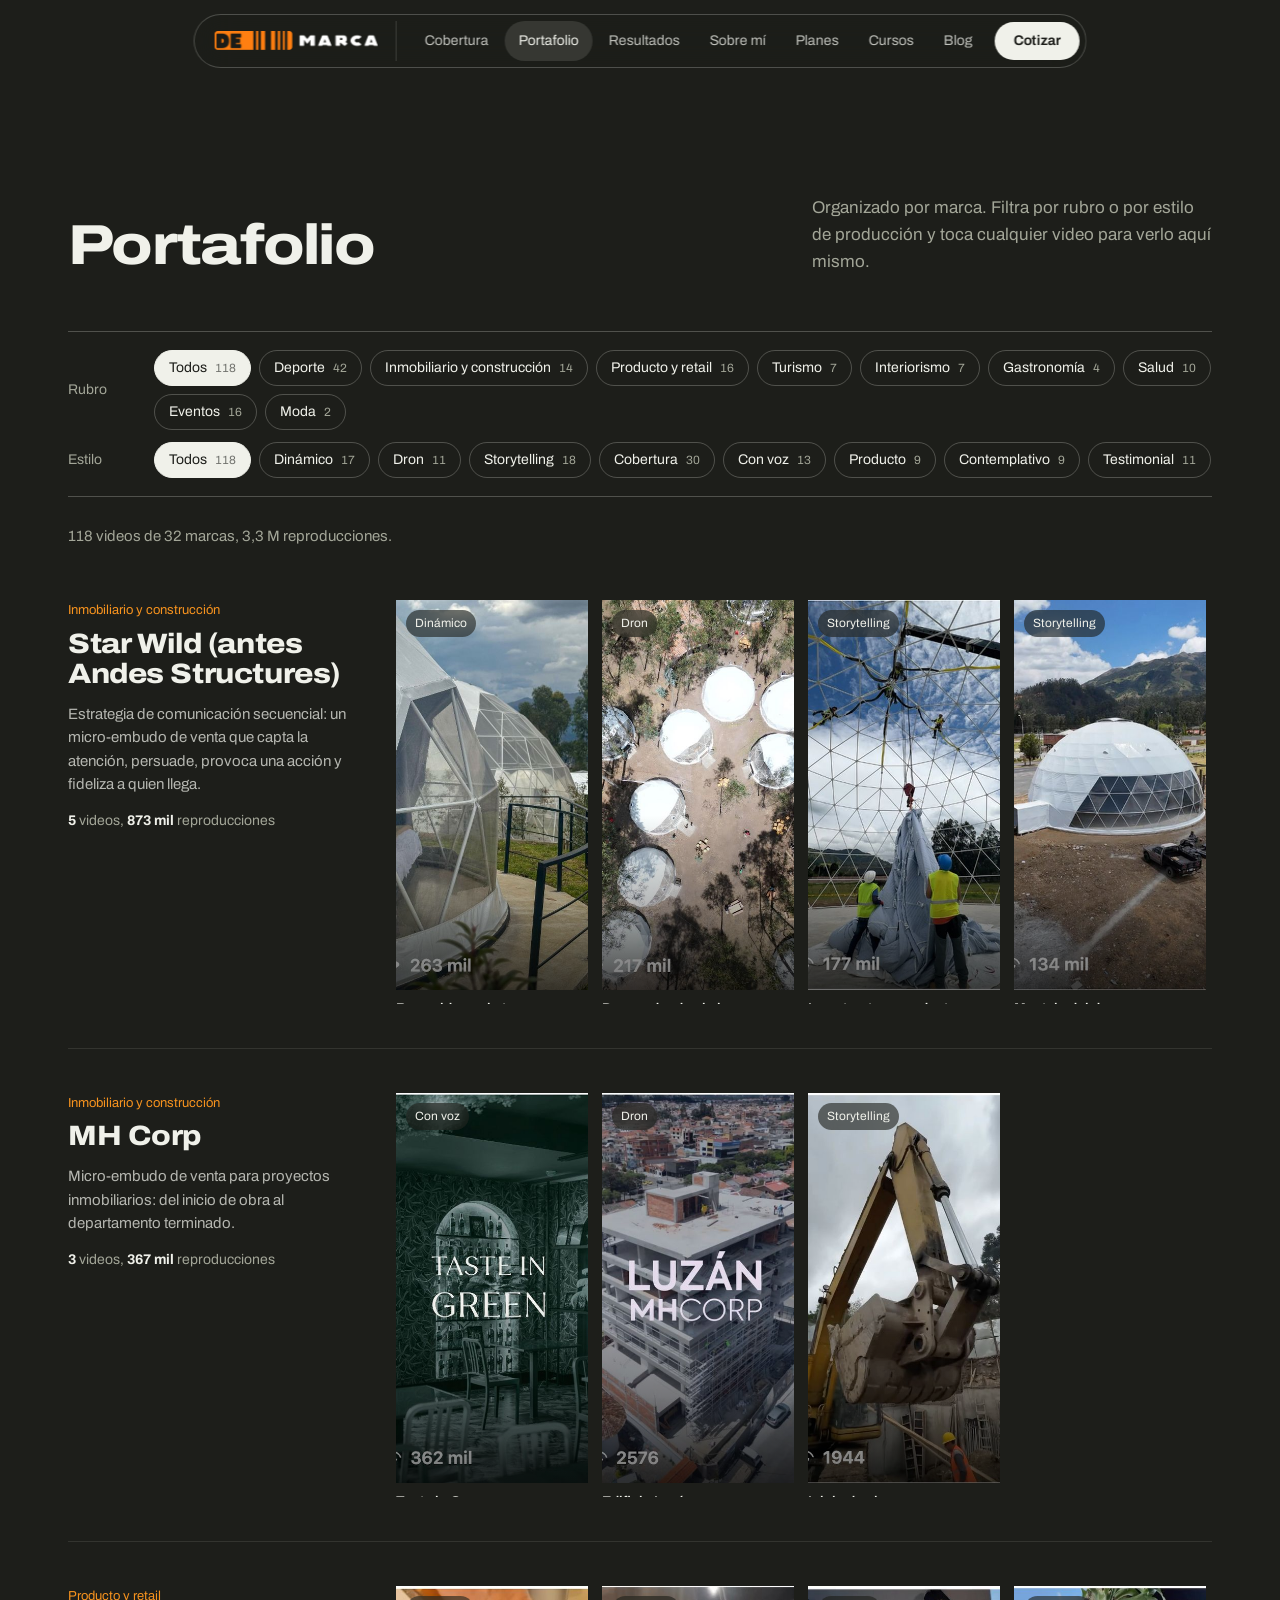
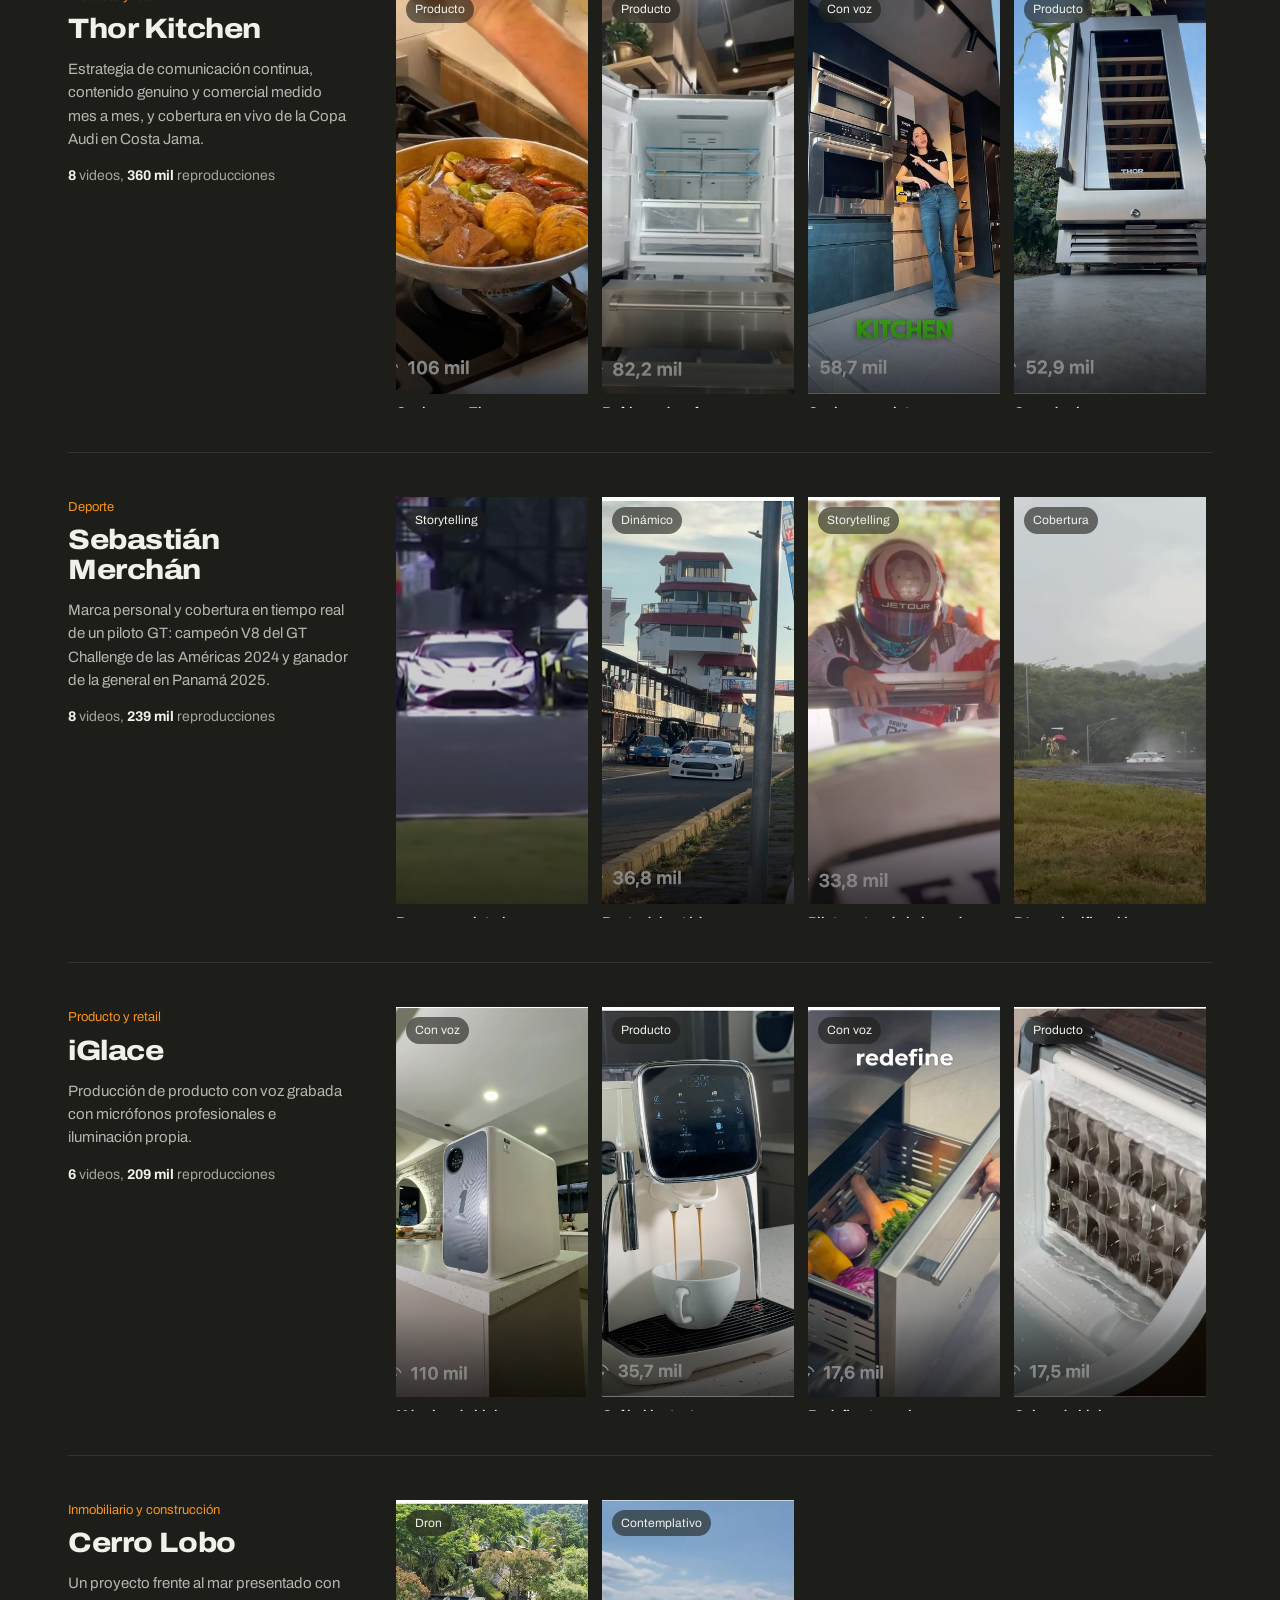
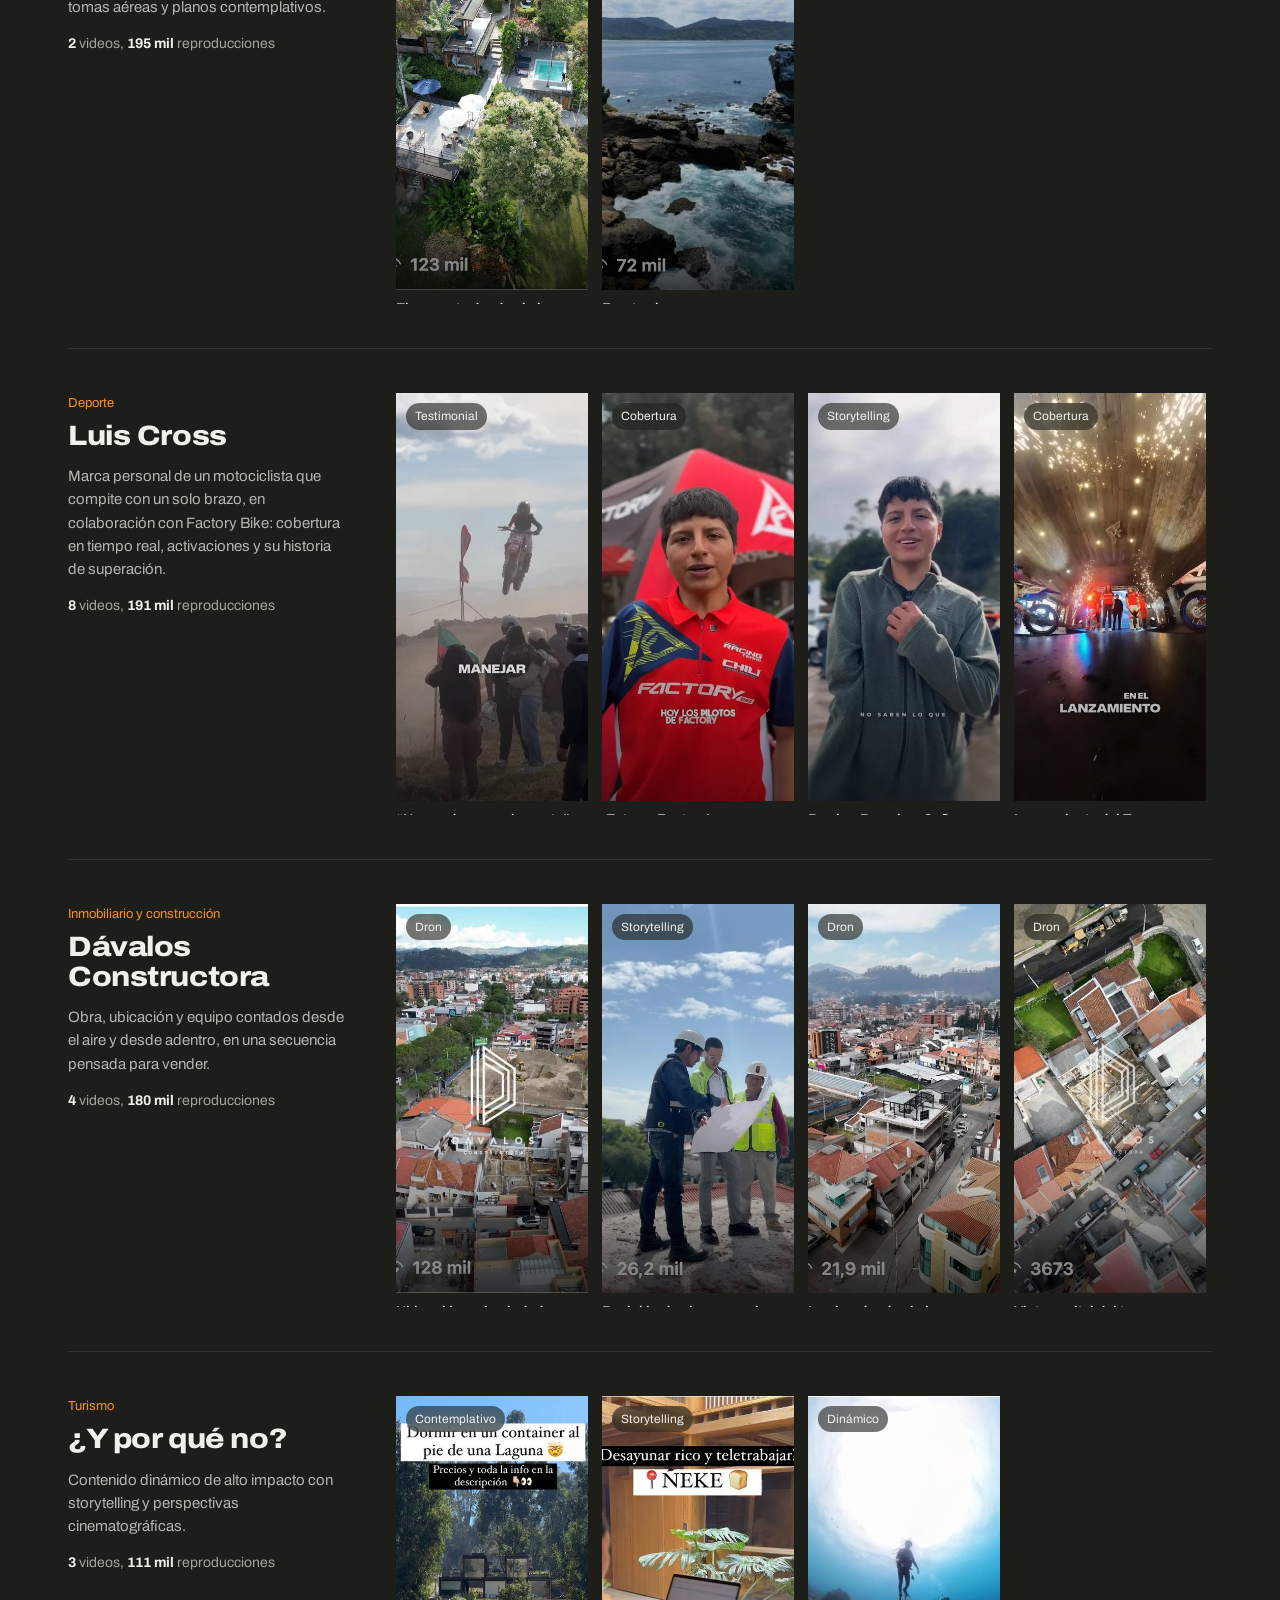
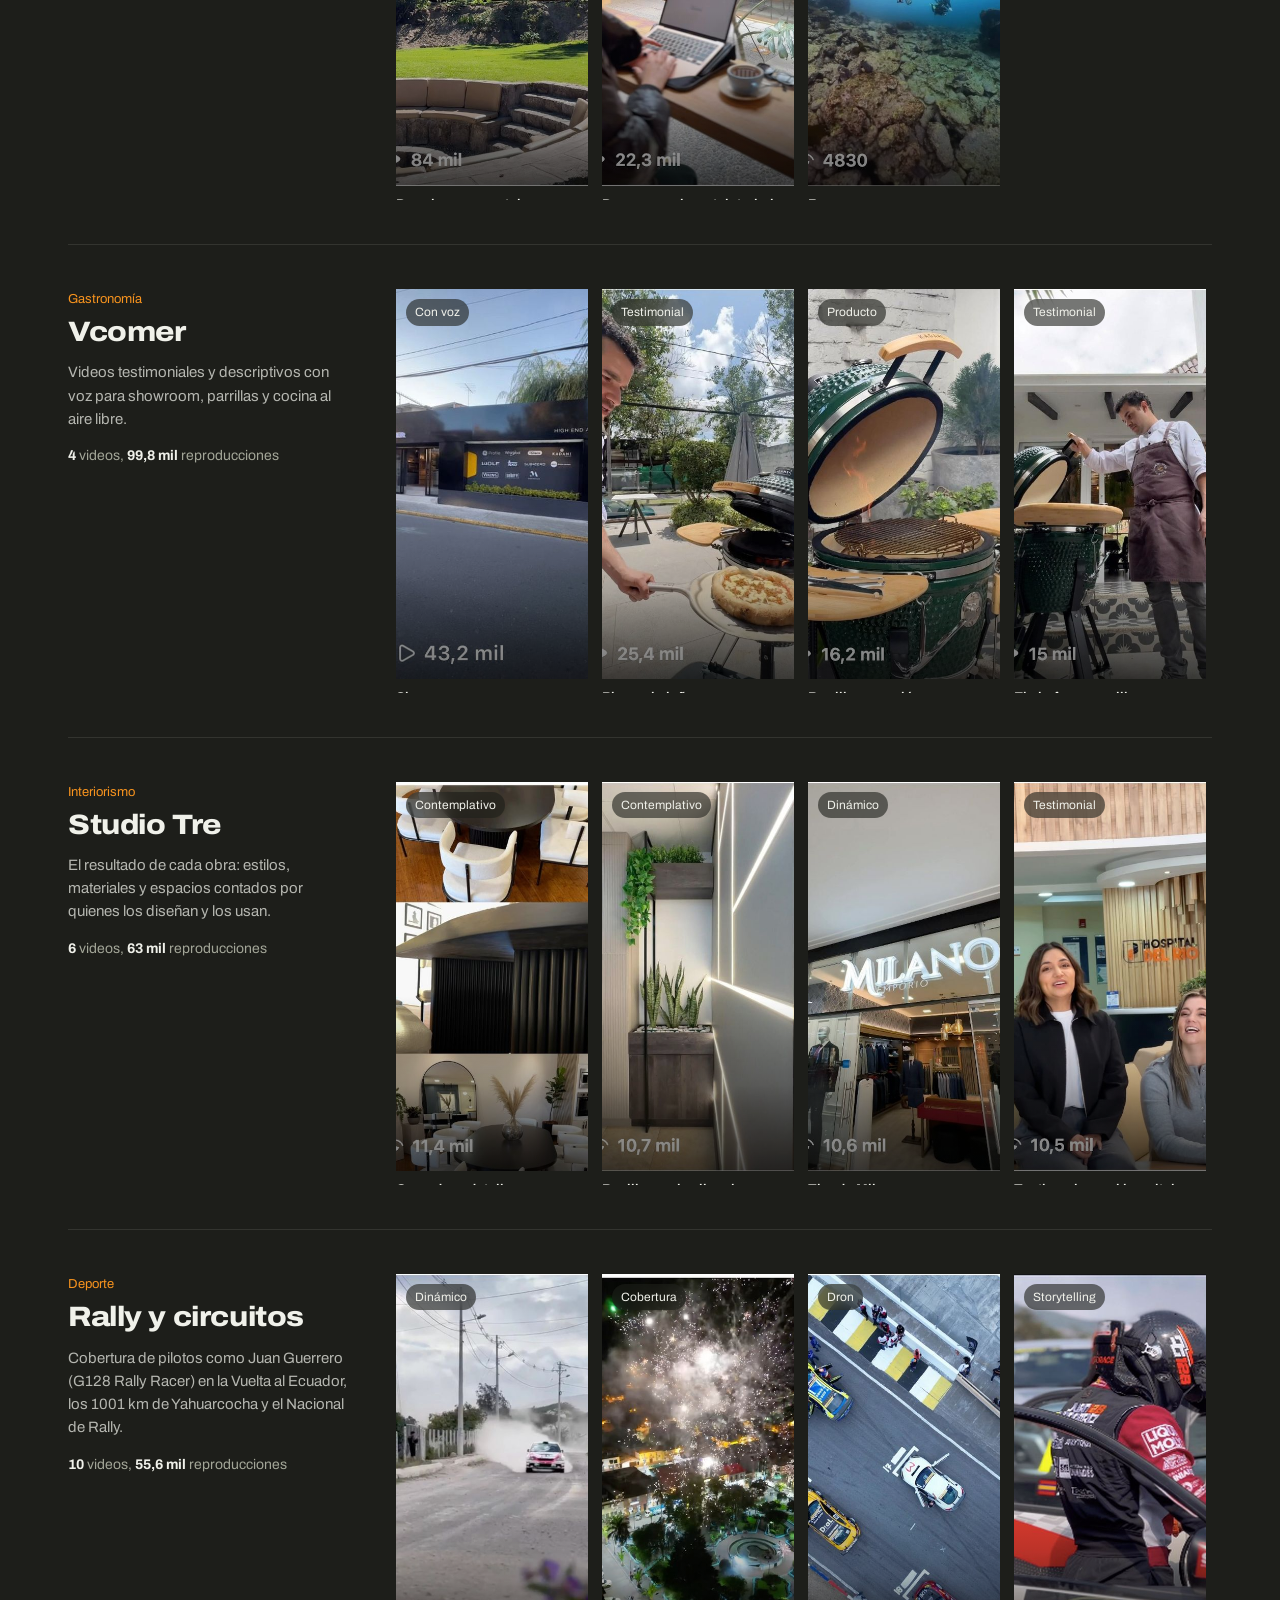
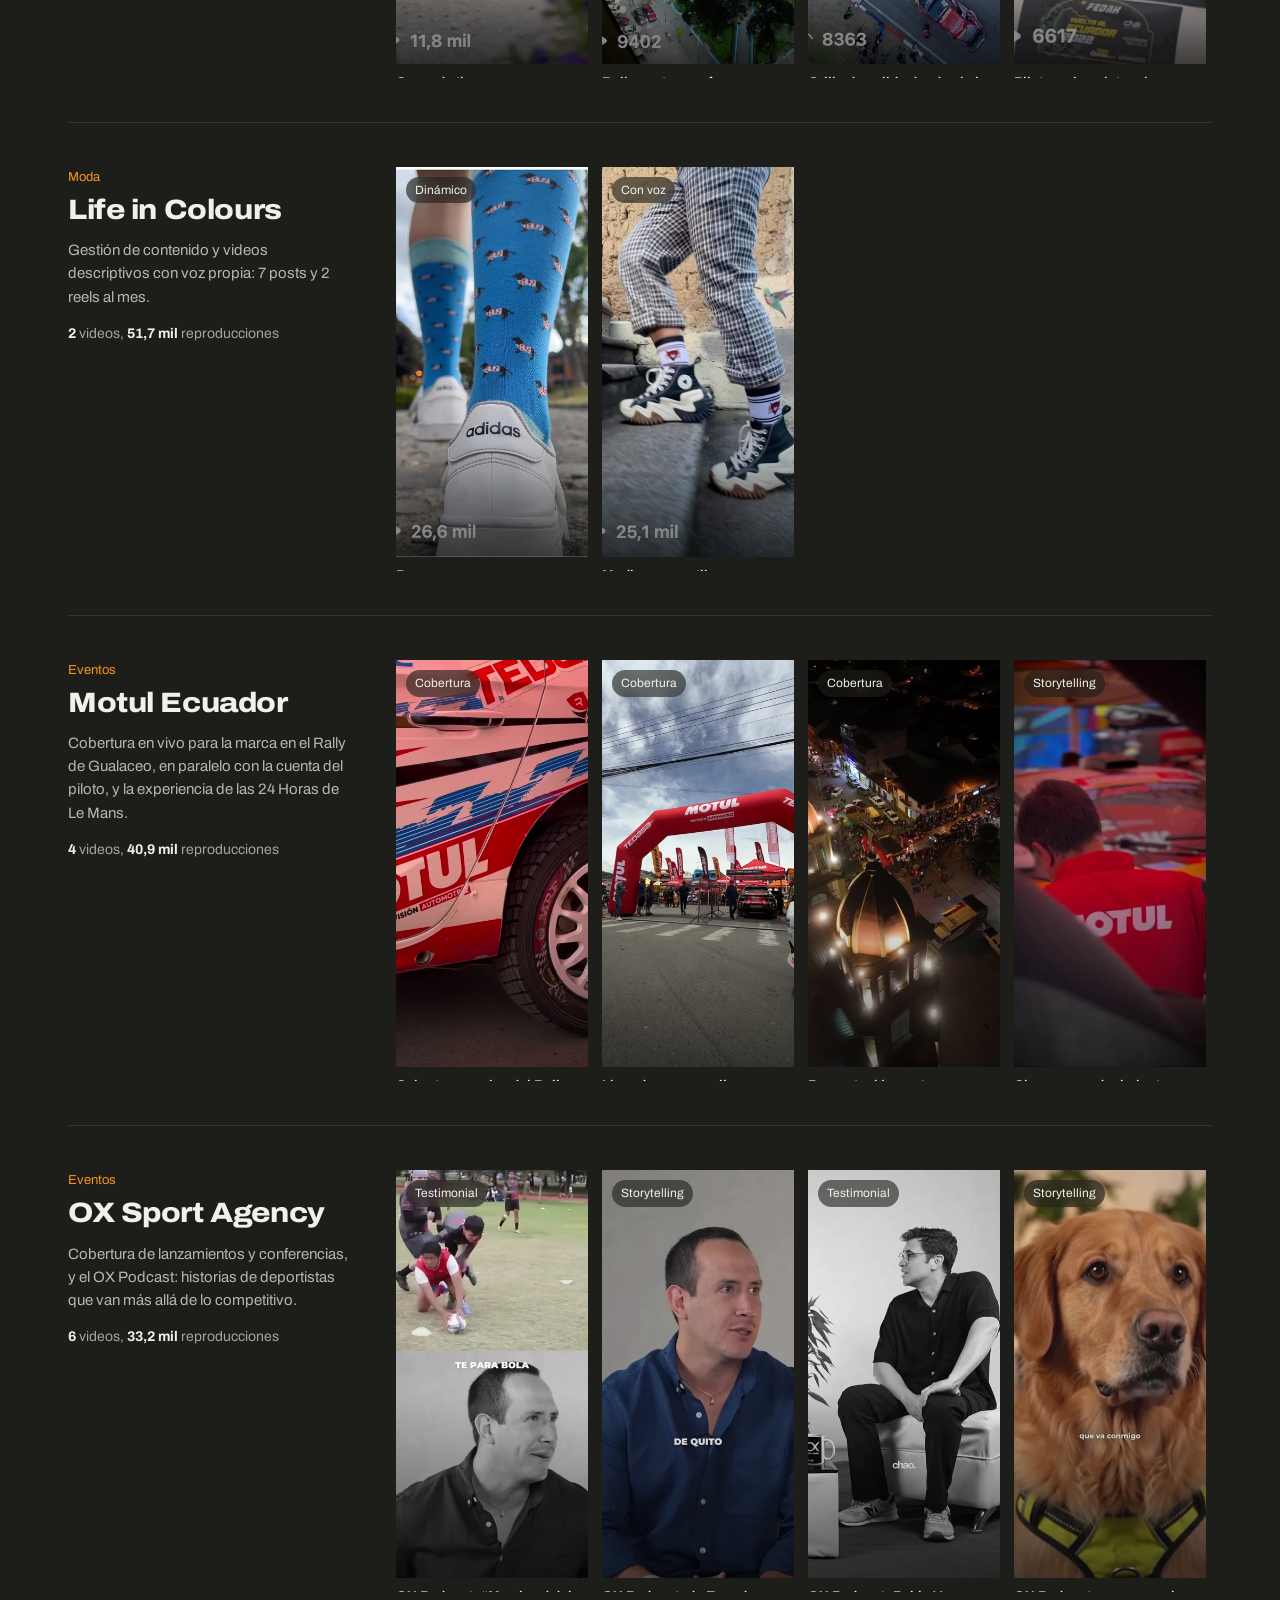
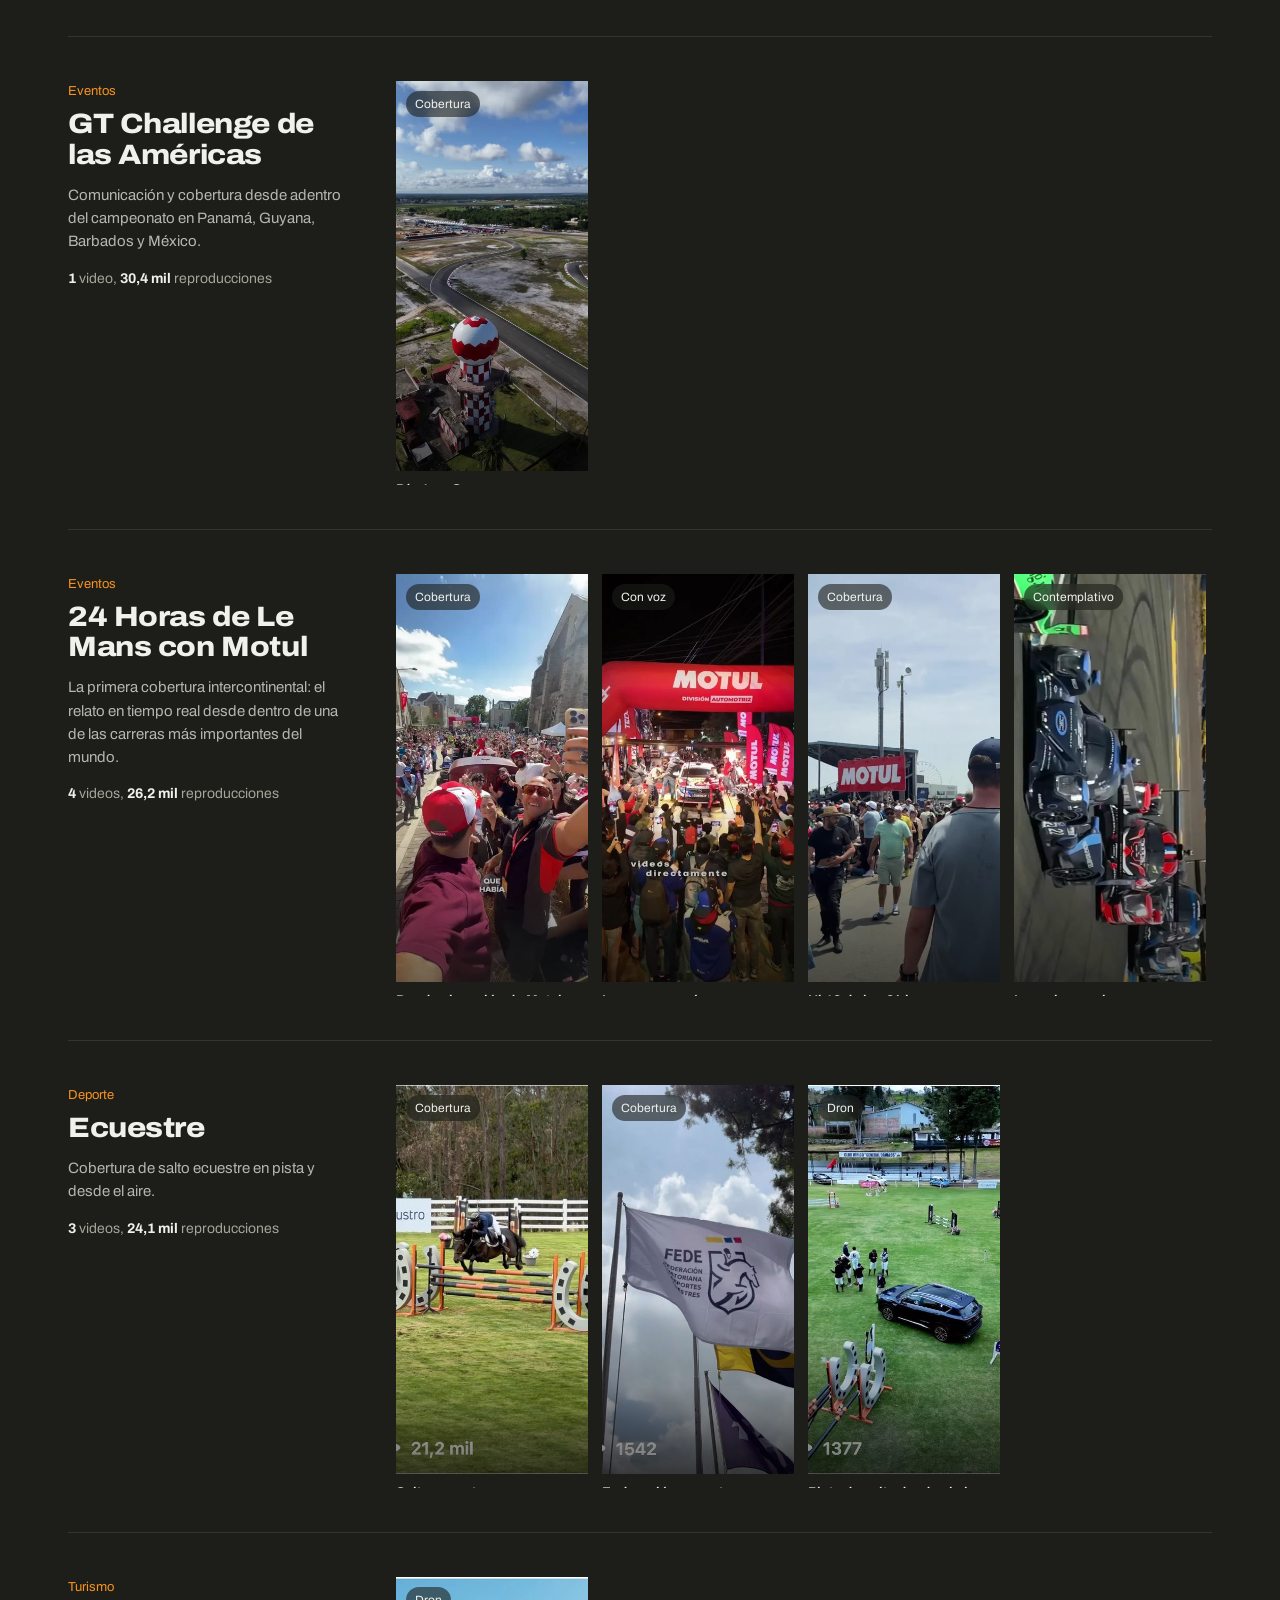
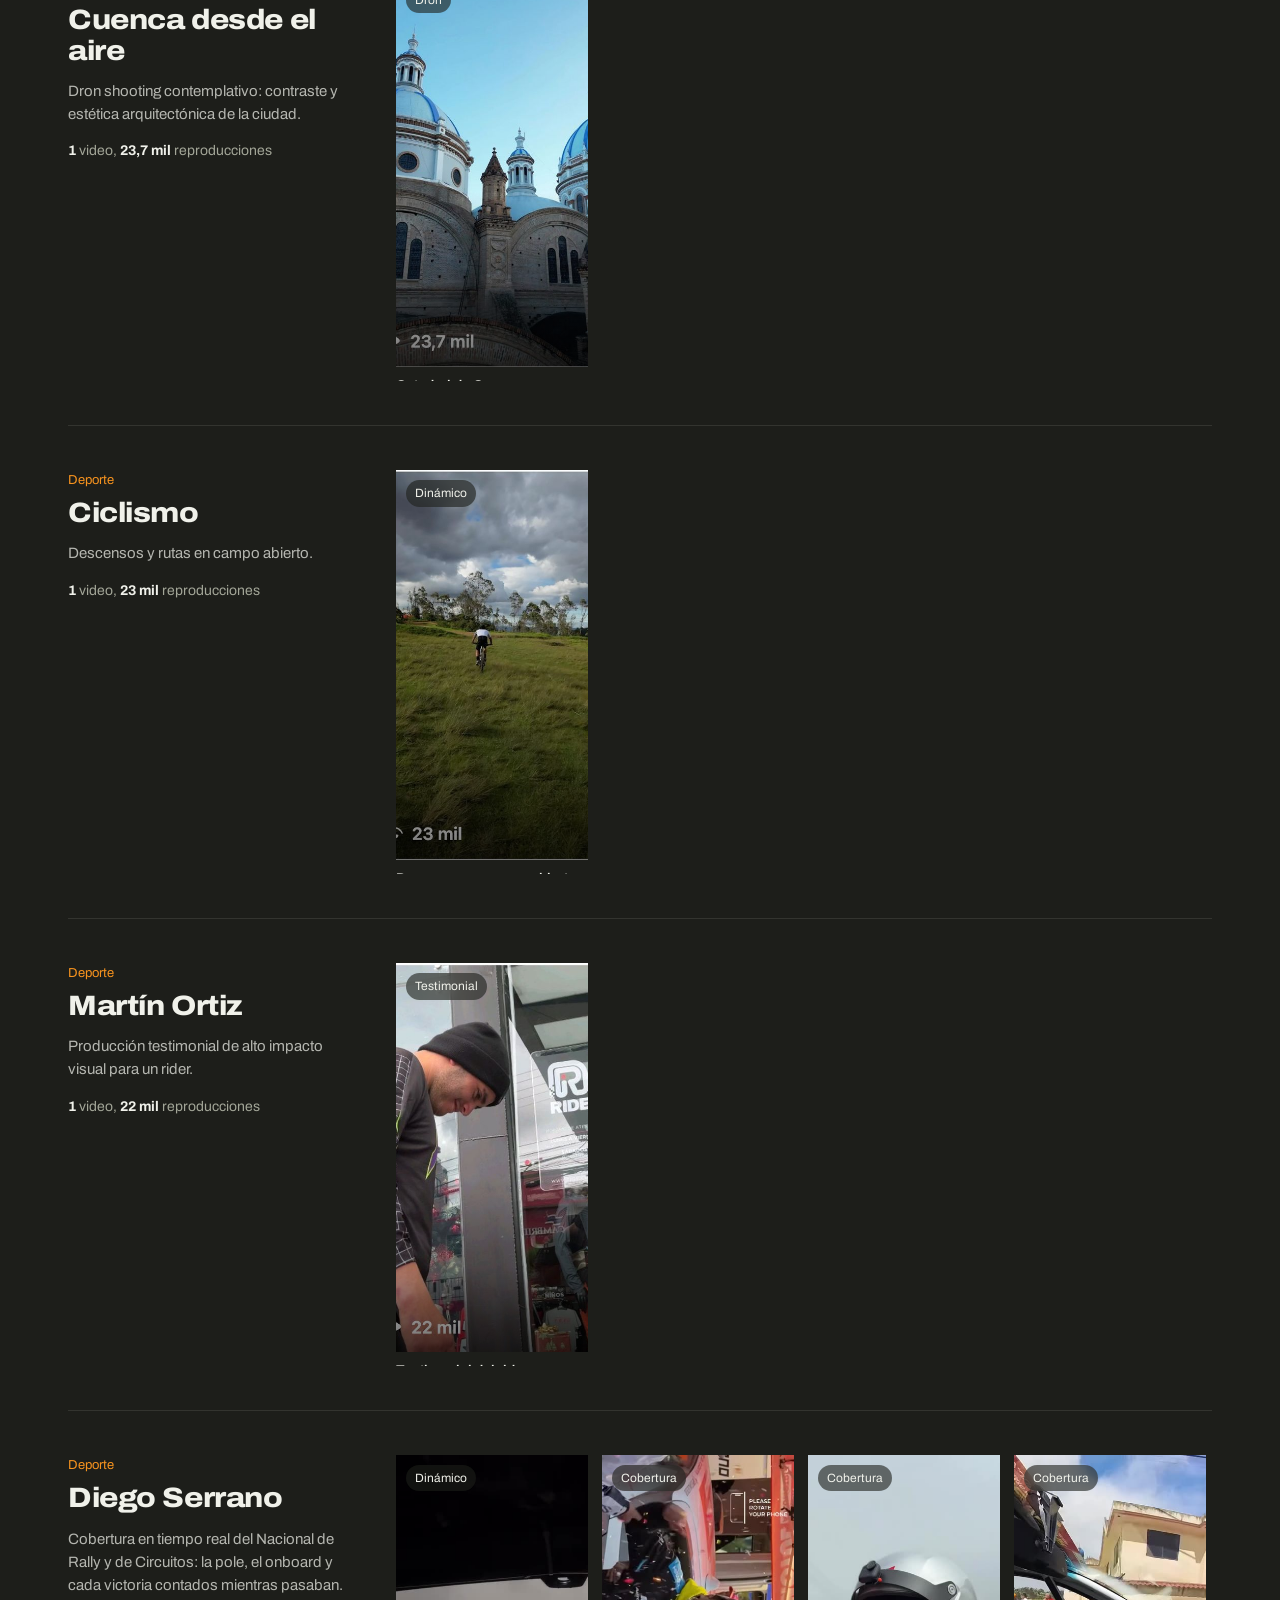
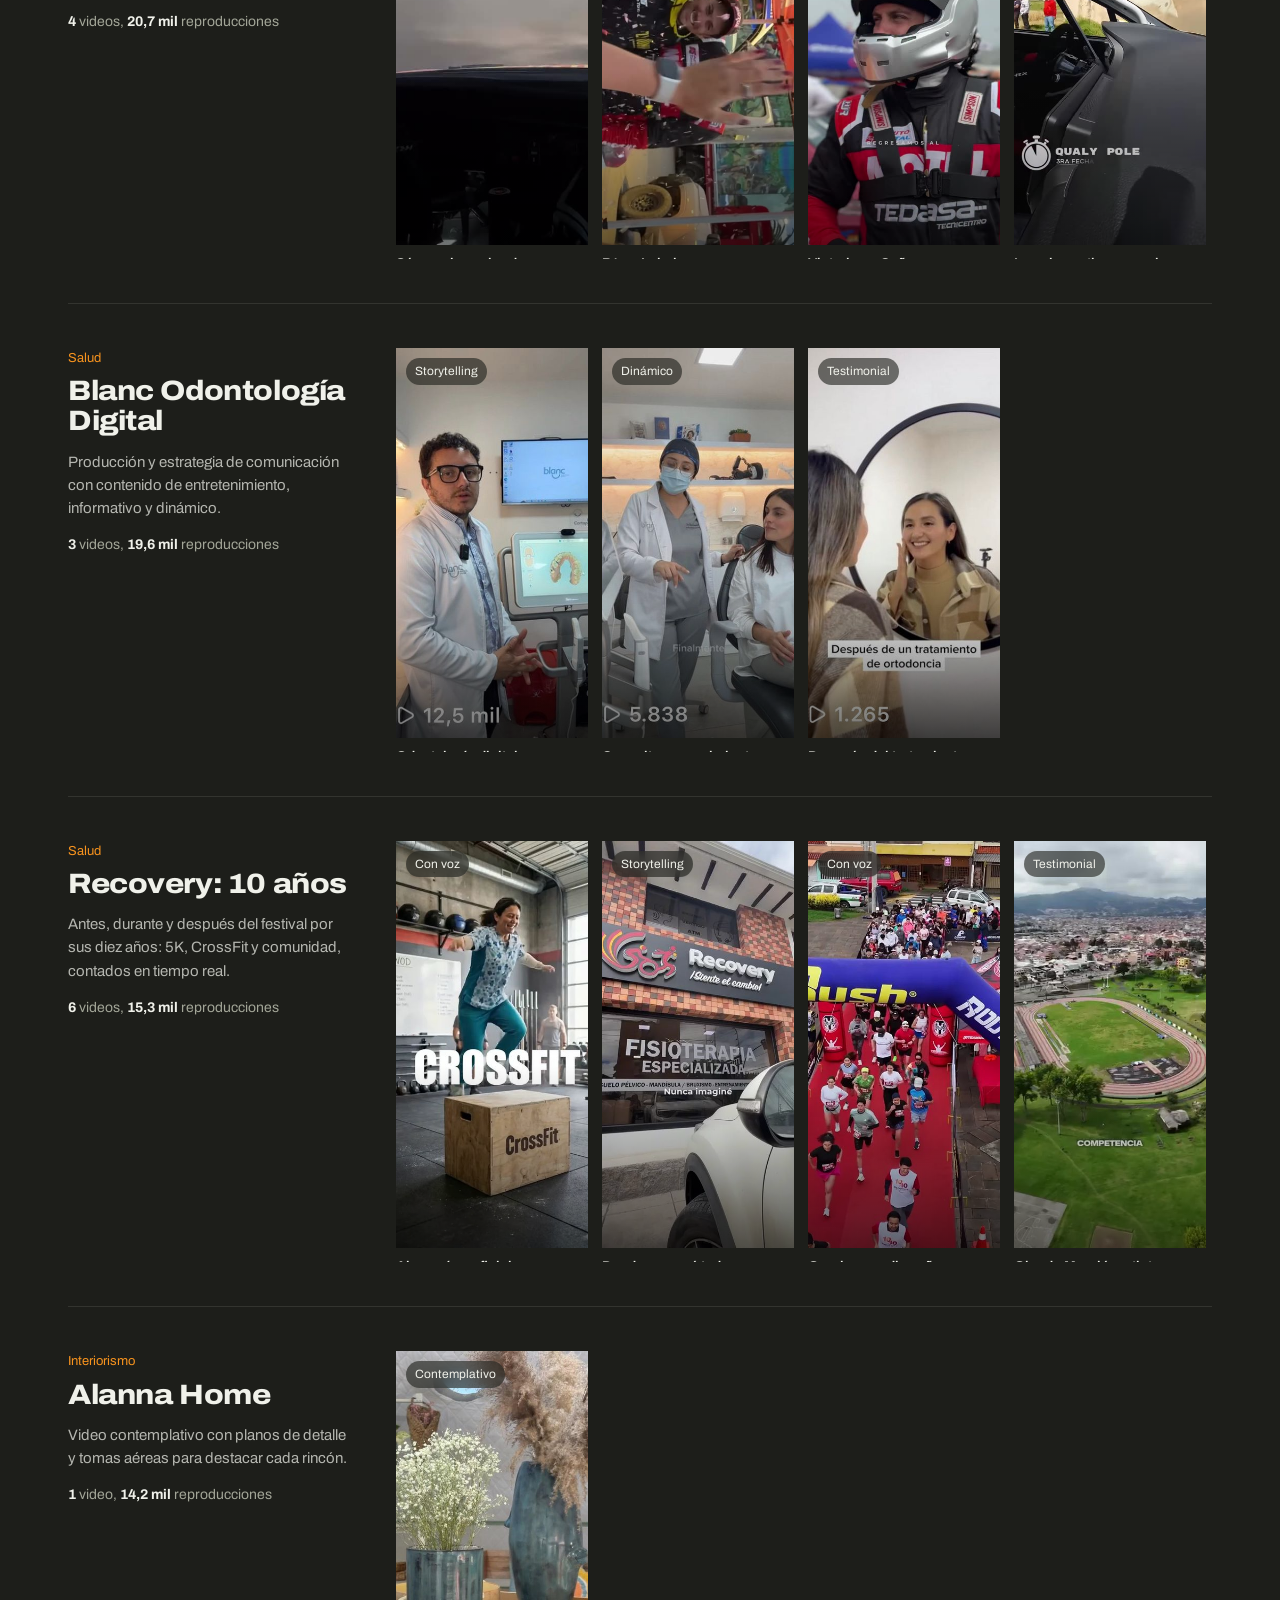
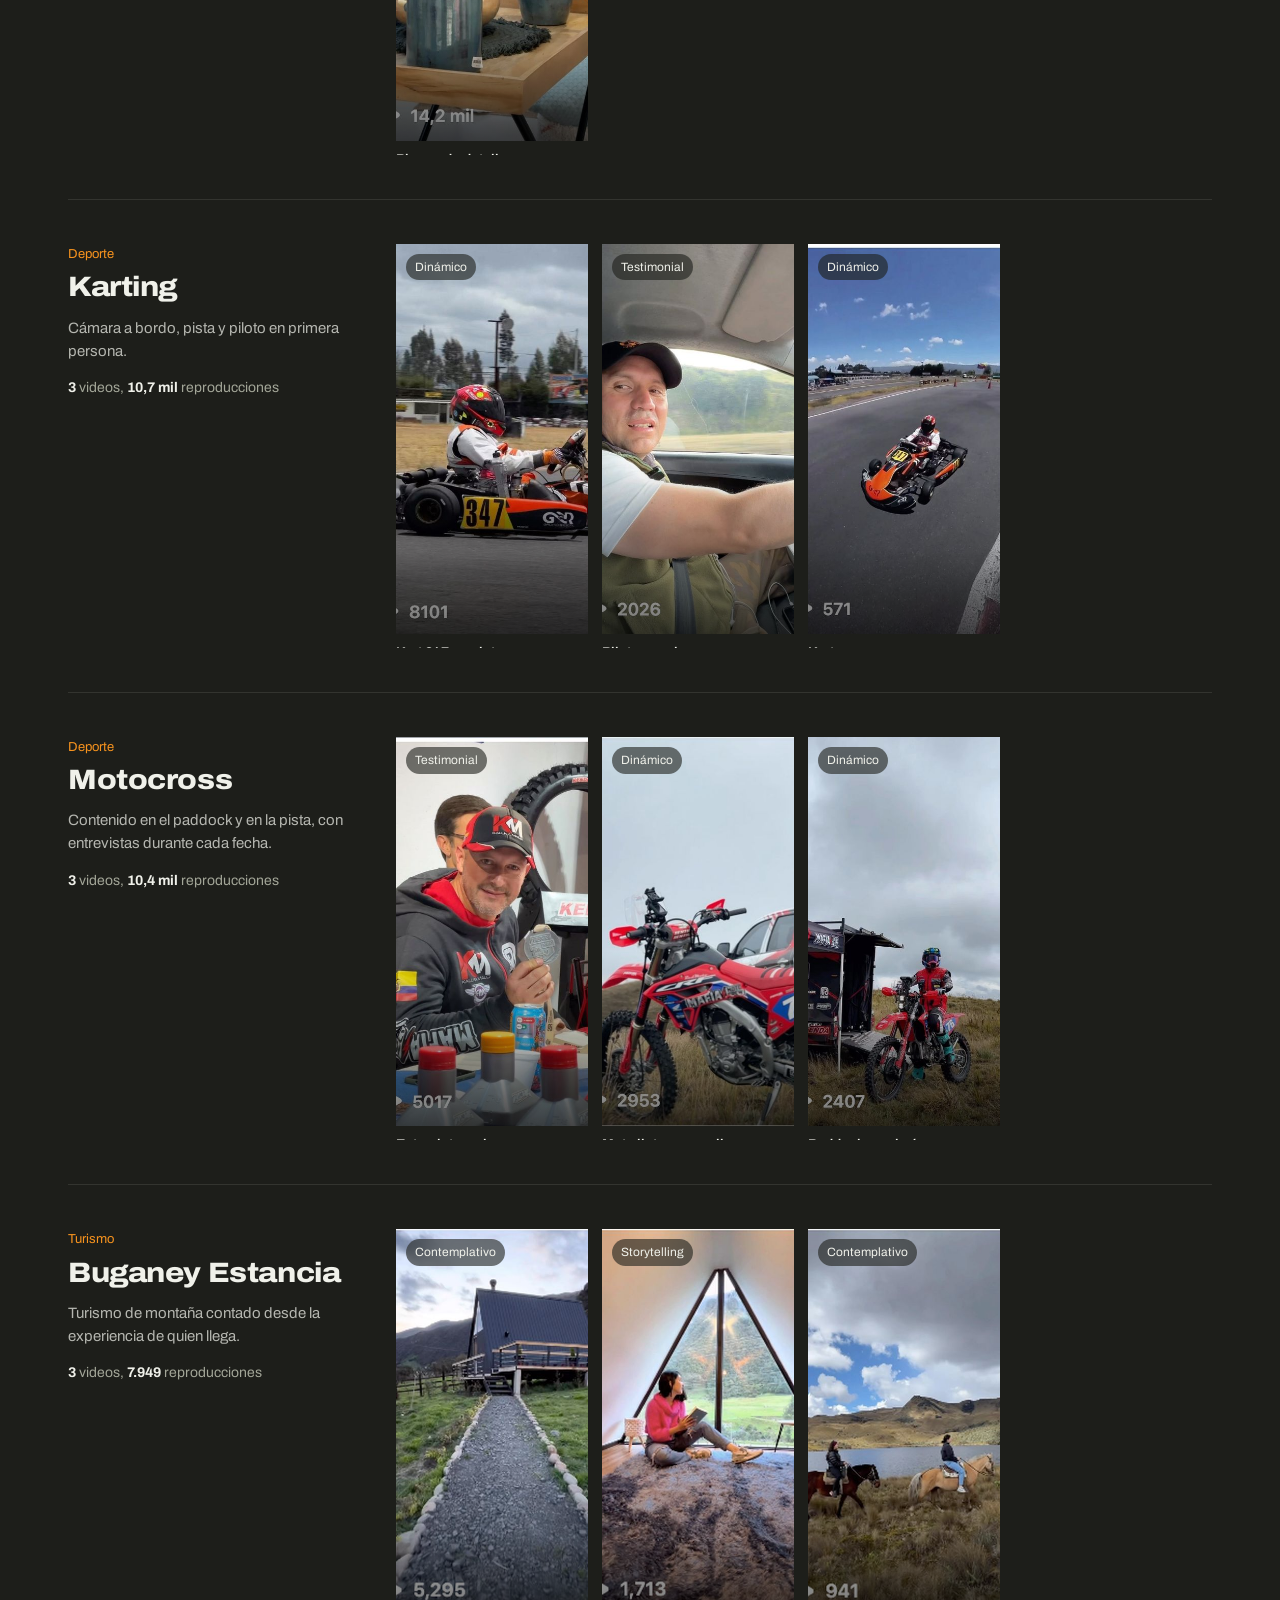
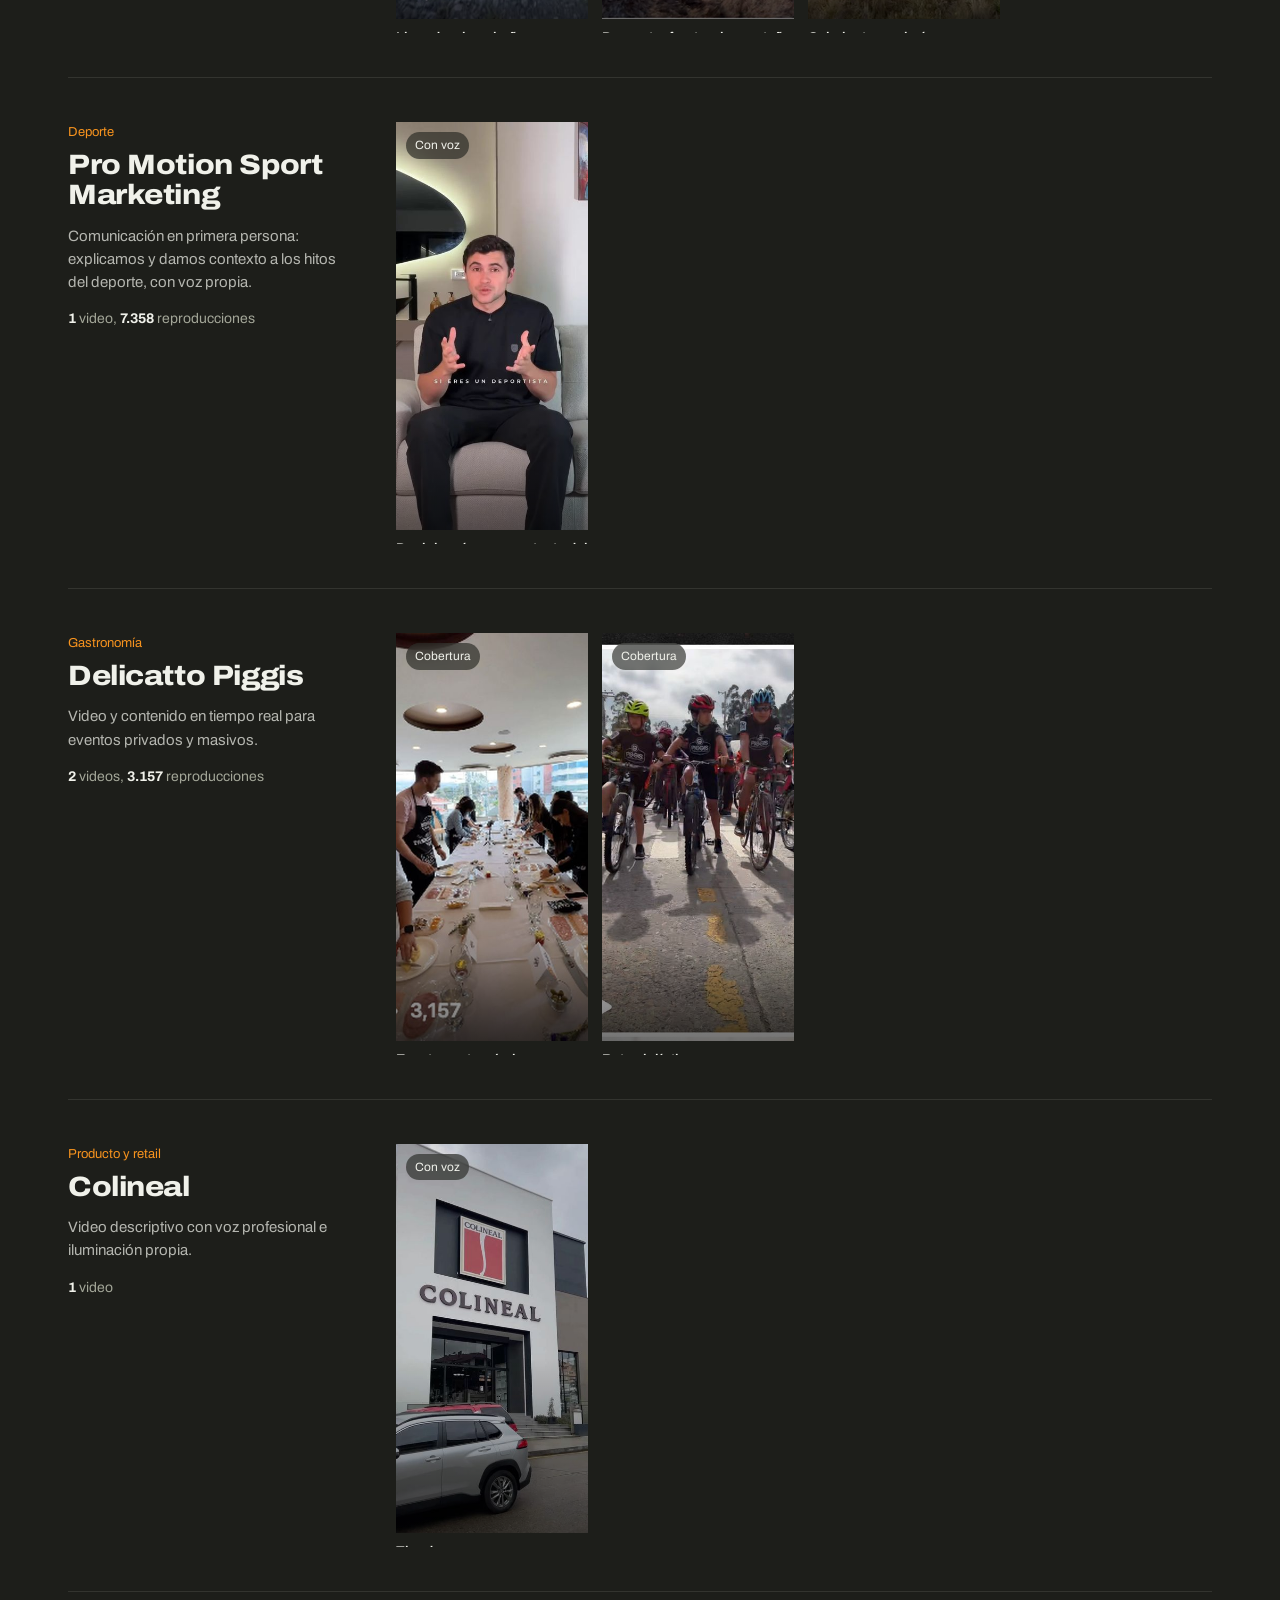
<file: portafolio/index.html>
<!doctype html>
<html lang="es" data-root="../" data-page="portafolio">
<head>
<meta charset="utf-8">
<meta name="viewport" content="width=device-width, initial-scale=1">
<title>Portafolio · De Marca</title>
<meta name="description" content="Más de cien videos organizados por marca, rubro y estilo de producción.">
<meta property="og:title" content="Portafolio · De Marca">
<meta property="og:description" content="Más de cien videos organizados por marca, rubro y estilo de producción.">
<meta property="og:image" content="assets/brand/og.jpg">
<meta name="theme-color" content="#1D1E1A">
<link rel="icon" href="../assets/brand/favicon.png" type="image/png">
<link rel="apple-touch-icon" href="../assets/brand/apple-touch-icon.png">
<link rel="preconnect" href="https://fonts.googleapis.com">
<link rel="preconnect" href="https://fonts.gstatic.com" crossorigin>
<link href="https://fonts.googleapis.com/css2?family=Archivo:wdth,wght@62..125,300..900&display=swap" rel="stylesheet">
<link rel="stylesheet" href="../assets/css/styles.css">
</head>
<body>
<a class="saltar" href="#contenido">Ir al contenido</a>
<header class="nav" id="nav">
  <a class="nav-logo" href=".././" aria-label="De Marca, inicio">
    <img class="logo-img" src="../assets/brand/logo-demarca-h.png" alt="De Marca" width="720" height="85">
  </a>
  <nav class="nav-links" aria-label="Páginas">
    <a href="../cobertura/" data-p="cobertura">Cobertura</a>
    <a href="../portafolio/" data-p="portafolio">Portafolio</a>
    <a href="../resultados/" data-p="resultados">Resultados</a>
    <a href="../sobre-mi/" data-p="sobre-mi">Sobre mí</a>
    <a href="../planes/" data-p="planes">Planes</a>
    <a href="../cursos/" data-p="cursos">Cursos</a>
    <a href="../blog/" data-p="blog">Blog</a>
  </nav>
  <a class="btn btn-claro nav-cta" href="../planes/#cotizar">Cotizar</a>
  <button class="nav-menu" type="button" aria-expanded="false" aria-controls="menuMovil" aria-label="Abrir menú"><span></span><span></span></button>
</header>
<div class="menu-movil" id="menuMovil" hidden>
  <a href=".././">Inicio</a>
  <a href="../cobertura/">Cobertura en tiempo real</a>
  <a href="../portafolio/">Portafolio</a>
  <a href="../resultados/">Resultados</a>
  <a href="../sobre-mi/">Sobre mí</a>
  <a href="../planes/">Planes y cotización</a>
  <a href="../cursos/">Cursos</a>
  <a href="../blog/">Blog</a>
</div>

<main id="contenido" class="pagina">
<!-- PORTAFOLIO -->
<section class="portafolio" id="portafolio" aria-labelledby="tPortafolio">
  <div class="contenedor">
    <div class="seccion-cabeza">
      <h1 id="tPortafolio" class="titulo-xl">Portafolio</h1>
      <p class="seccion-lead">Organizado por marca. Filtra por rubro o por estilo de producción y toca cualquier video para verlo aquí mismo.</p>
    </div>
    <div class="filtros">
      <div class="filtro-fila" role="group" aria-label="Filtrar por rubro">
        <span class="filtro-nombre">Rubro</span>
        <div class="chips" id="chipsRubro"></div>
      </div>
      <div class="filtro-fila" role="group" aria-label="Filtrar por estilo de producción">
        <span class="filtro-nombre">Estilo</span>
        <div class="chips" id="chipsEstilo"></div>
      </div>
    </div>
    <p class="resultado" id="resultado" aria-live="polite"></p>
    <div class="grupos" id="grupos"></div>
  </div>
</section>
</main>

<footer class="pie" id="contacto">
  <div class="contenedor">
    <div class="pie-top">
      <p class="pie-grande">Hablemos de tu marca.</p>
      <div class="pie-cta">
        <p>Cuéntame qué necesitas comunicar y te respondo con una propuesta a medida.</p>
        <div class="pie-acciones">
          <a class="btn btn-naranja" id="waPie" href="#" target="_blank" rel="noopener">Escribir por WhatsApp</a>
          <a class="btn btn-linea" href="mailto:danielespinozaco@gmail.com">Enviar un correo</a>
        </div>
      </div>
    </div>
    <div class="pie-base">
      <img class="pie-logo" src="../assets/brand/logo-demarca-oscuro-900.png" alt="De Marca" width="900" height="386" loading="lazy">
      <p class="pie-firma">La marca de Daniel Espinoza, creador de contenido móvil y estratega de comunicación. Cuenca, Ecuador.</p>
      <ul class="pie-datos">
        <li><a href="https://wa.me/593984678812" target="_blank" rel="noopener">+593 98 467 8812</a></li>
        <li><a href="mailto:danielespinozaco@gmail.com">danielespinozaco@gmail.com</a></li>
        <li><a href="https://www.instagram.com/pro_motion.ec/" target="_blank" rel="noopener">Pro Motion en Instagram</a></li>
      </ul>
    </div>
  </div>
</footer>

<dialog class="visor" id="visor" aria-labelledby="visorTitulo">
  <div class="visor-fondo" id="visorFondo" aria-hidden="true"></div>
  <div class="visor-caja">
    <div class="visor-medio" id="visorMedio"></div>
    <div class="visor-info">
      <p class="visor-marca" id="visorMarca"></p>
      <h3 id="visorTitulo"></h3>
      <p class="visor-desc" id="visorDesc"></p>
      <p class="visor-datos" id="visorDatos"></p>
      <div class="visor-acciones">
        <a class="btn btn-linea" id="visorAbrir" href="#" target="_blank" rel="noopener">Abrir en Instagram</a>
        <a class="btn btn-naranja" id="visorPedir" href="#" target="_blank" rel="noopener">Quiero un video así</a>
      </div>
      <div class="visor-nav">
        <button class="flecha" id="visorPrev" aria-label="Video anterior"><svg viewBox="0 0 24 24"><path d="M15 5l-7 7 7 7"/></svg></button>
        <button class="flecha" id="visorNext" aria-label="Video siguiente"><svg viewBox="0 0 24 24"><path d="M9 5l7 7-7 7"/></svg></button>
      </div>
    </div>
    <button class="visor-cerrar" id="visorCerrar" aria-label="Cerrar"><svg viewBox="0 0 24 24"><path d="M6 6l12 12M18 6L6 18"/></svg></button>
  </div>
</dialog>

<script src="../assets/js/data.js"></script>
<script src="../assets/js/main.js"></script>
</body>
</html>
</file>
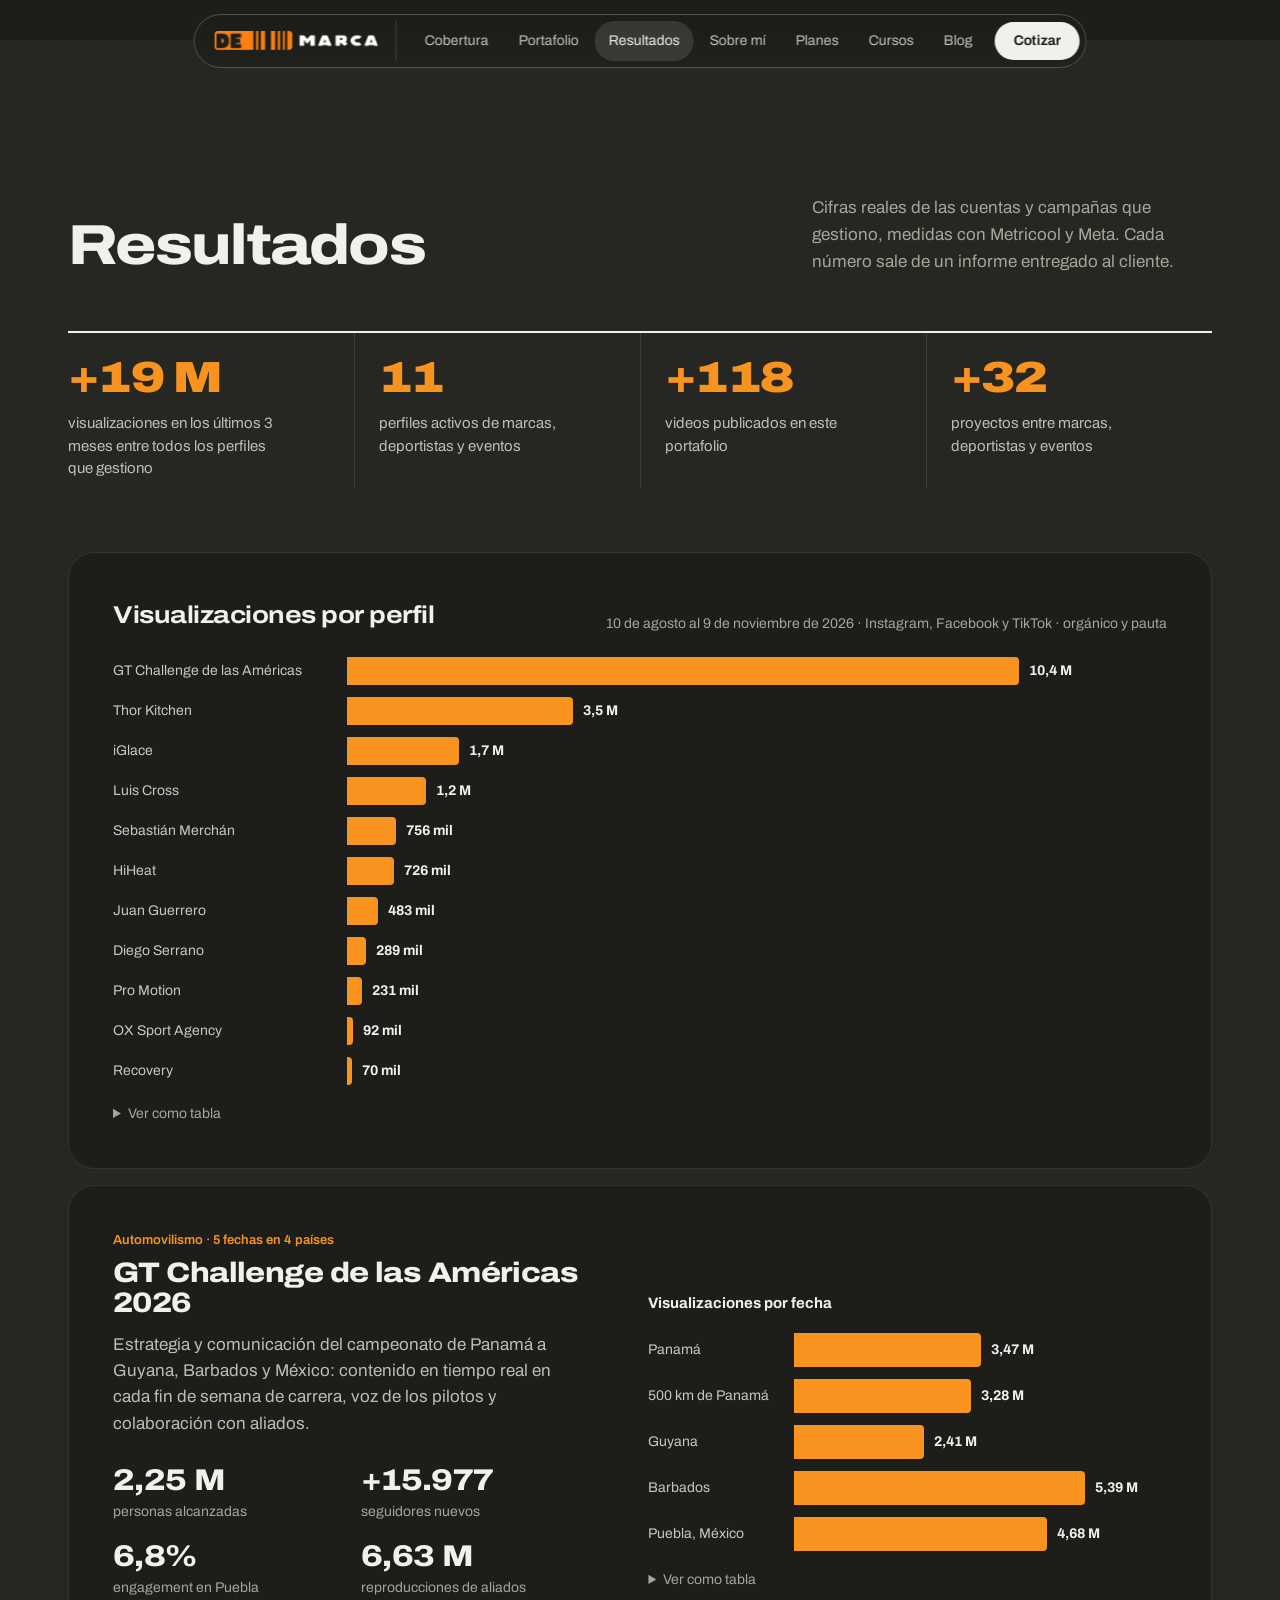
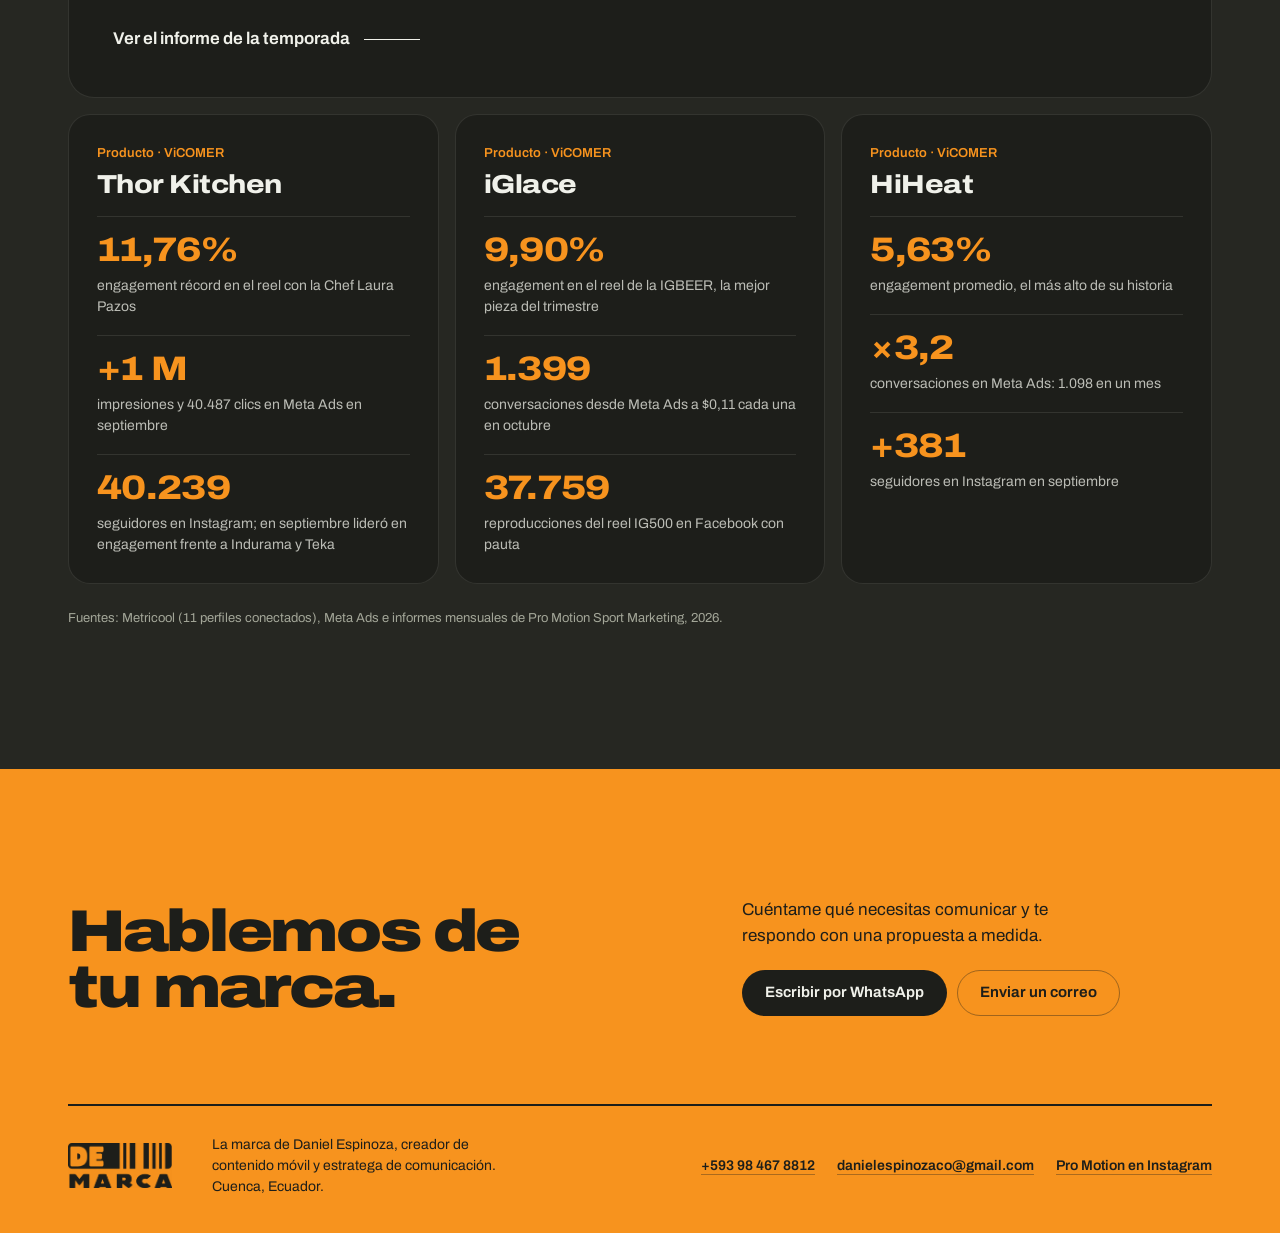
<file: resultados/index.html>
<!doctype html>
<html lang="es" data-root="../" data-page="resultados">
<head>
<meta charset="utf-8">
<meta name="viewport" content="width=device-width, initial-scale=1">
<title>Resultados · De Marca</title>
<meta name="description" content="Visualizaciones por perfil en Metricool y casos medidos: GT Challenge de las Américas, Thor Kitchen, iGlace y HiHeat.">
<meta property="og:title" content="Resultados · De Marca">
<meta property="og:description" content="Visualizaciones por perfil en Metricool y casos medidos: GT Challenge de las Américas, Thor Kitchen, iGlace y HiHeat.">
<meta property="og:image" content="assets/brand/og.jpg">
<meta name="theme-color" content="#1D1E1A">
<link rel="icon" href="../assets/brand/favicon.png" type="image/png">
<link rel="apple-touch-icon" href="../assets/brand/apple-touch-icon.png">
<link rel="preconnect" href="https://fonts.googleapis.com">
<link rel="preconnect" href="https://fonts.gstatic.com" crossorigin>
<link href="https://fonts.googleapis.com/css2?family=Archivo:wdth,wght@62..125,300..900&display=swap" rel="stylesheet">
<link rel="stylesheet" href="../assets/css/styles.css">
</head>
<body>
<a class="saltar" href="#contenido">Ir al contenido</a>
<header class="nav" id="nav">
  <a class="nav-logo" href=".././" aria-label="De Marca, inicio">
    <img class="logo-img" src="../assets/brand/logo-demarca-h.png" alt="De Marca" width="720" height="85">
  </a>
  <nav class="nav-links" aria-label="Páginas">
    <a href="../cobertura/" data-p="cobertura">Cobertura</a>
    <a href="../portafolio/" data-p="portafolio">Portafolio</a>
    <a href="../resultados/" data-p="resultados">Resultados</a>
    <a href="../sobre-mi/" data-p="sobre-mi">Sobre mí</a>
    <a href="../planes/" data-p="planes">Planes</a>
    <a href="../cursos/" data-p="cursos">Cursos</a>
    <a href="../blog/" data-p="blog">Blog</a>
  </nav>
  <a class="btn btn-claro nav-cta" href="../planes/#cotizar">Cotizar</a>
  <button class="nav-menu" type="button" aria-expanded="false" aria-controls="menuMovil" aria-label="Abrir menú"><span></span><span></span></button>
</header>
<div class="menu-movil" id="menuMovil" hidden>
  <a href=".././">Inicio</a>
  <a href="../cobertura/">Cobertura en tiempo real</a>
  <a href="../portafolio/">Portafolio</a>
  <a href="../resultados/">Resultados</a>
  <a href="../sobre-mi/">Sobre mí</a>
  <a href="../planes/">Planes y cotización</a>
  <a href="../cursos/">Cursos</a>
  <a href="../blog/">Blog</a>
</div>

<main id="contenido" class="pagina">
<!-- RESULTADOS -->
<section class="resultados" id="resultados" aria-labelledby="tResultados">
  <div class="contenedor">
    <div class="seccion-cabeza">
      <h1 id="tResultados" class="titulo-xl">Resultados</h1>
      <p class="seccion-lead">Cifras reales de las cuentas y campañas que gestiono, medidas con Metricool y Meta. Cada número sale de un informe entregado al cliente.</p>
    </div>

    <dl class="megas">
      <div><dt>+19 M</dt><dd>visualizaciones en los últimos 3 meses entre todos los perfiles que gestiono</dd></div>
      <div><dt>11</dt><dd>perfiles activos de marcas, deportistas y eventos</dd></div>
      <div><dt id="megaVideos">+105</dt><dd>videos publicados en este portafolio</dd></div>
      <div><dt id="megaProyectos">+28</dt><dd>proyectos entre marcas, deportistas y eventos</dd></div>
    </dl>

    <figure class="res-perfiles">
      <figcaption><b>Visualizaciones por perfil</b><span>10 de agosto al 9 de noviembre de 2026 · Instagram, Facebook y TikTok · orgánico y pauta</span></figcaption>
      <ol class="barras" id="barrasPerfiles"></ol>
      <details class="res-tabla"><summary>Ver como tabla</summary><table id="tablaPerfiles"><thead><tr><th>Perfil</th><th>Visualizaciones</th></tr></thead><tbody></tbody></table></details>
    </figure>

    <article class="res-caso">
      <div class="res-texto">
        <p class="res-rubro">Automovilismo · 5 fechas en 4 países</p>
        <h3>GT Challenge de las Américas 2026</h3>
        <p>Estrategia y comunicación del campeonato de Panamá a Guyana, Barbados y México: contenido en tiempo real en cada fin de semana de carrera, voz de los pilotos y colaboración con aliados.</p>
        <dl class="res-datos">
          <div><dt>2,25 M</dt><dd>personas alcanzadas</dd></div>
          <div><dt>+15.977</dt><dd>seguidores nuevos</dd></div>
          <div><dt>6,8%</dt><dd>engagement en Puebla</dd></div>
          <div><dt>6,63 M</dt><dd>reproducciones de aliados</dd></div>
        </dl>
        <a class="link-linea" href="https://pro-motion-sport-marketing.github.io/gt-challenge-resultados/temporada/" target="_blank" rel="noopener">Ver el informe de la temporada</a>
      </div>
      <figure class="res-grafico">
        <figcaption>Visualizaciones por fecha</figcaption>
        <ol class="barras" id="barrasGT"></ol>
        <details class="res-tabla"><summary>Ver como tabla</summary><table id="tablaGT"><thead><tr><th>Fecha</th><th>Visualizaciones</th></tr></thead><tbody></tbody></table></details>
      </figure>
    </article>

    <div class="res-marcas">
      <article>
        <p class="res-rubro">Producto · ViCOMER</p>
        <h3>Thor Kitchen</h3>
        <dl>
          <div><dt>11,76%</dt><dd>engagement récord en el reel con la Chef Laura Pazos</dd></div>
          <div><dt>+1 M</dt><dd>impresiones y 40.487 clics en Meta Ads en septiembre</dd></div>
          <div><dt>40.239</dt><dd>seguidores en Instagram; en septiembre lideró en engagement frente a Indurama y Teka</dd></div>
        </dl>
      </article>
      <article>
        <p class="res-rubro">Producto · ViCOMER</p>
        <h3>iGlace</h3>
        <dl>
          <div><dt>9,90%</dt><dd>engagement en el reel de la IGBEER, la mejor pieza del trimestre</dd></div>
          <div><dt>1.399</dt><dd>conversaciones desde Meta Ads a $0,11 cada una en octubre</dd></div>
          <div><dt>37.759</dt><dd>reproducciones del reel IG500 en Facebook con pauta</dd></div>
        </dl>
      </article>
      <article>
        <p class="res-rubro">Producto · ViCOMER</p>
        <h3>HiHeat</h3>
        <dl>
          <div><dt>5,63%</dt><dd>engagement promedio, el más alto de su historia</dd></div>
          <div><dt>×3,2</dt><dd>conversaciones en Meta Ads: 1.098 en un mes</dd></div>
          <div><dt>+381</dt><dd>seguidores en Instagram en septiembre</dd></div>
        </dl>
      </article>
    </div>
    <p class="res-fuente">Fuentes: Metricool (11 perfiles conectados), Meta Ads e informes mensuales de Pro Motion Sport Marketing, 2026.</p>
  </div>
</section>
</main>

<footer class="pie" id="contacto">
  <div class="contenedor">
    <div class="pie-top">
      <p class="pie-grande">Hablemos de tu marca.</p>
      <div class="pie-cta">
        <p>Cuéntame qué necesitas comunicar y te respondo con una propuesta a medida.</p>
        <div class="pie-acciones">
          <a class="btn btn-naranja" id="waPie" href="#" target="_blank" rel="noopener">Escribir por WhatsApp</a>
          <a class="btn btn-linea" href="mailto:danielespinozaco@gmail.com">Enviar un correo</a>
        </div>
      </div>
    </div>
    <div class="pie-base">
      <img class="pie-logo" src="../assets/brand/logo-demarca-oscuro-900.png" alt="De Marca" width="900" height="386" loading="lazy">
      <p class="pie-firma">La marca de Daniel Espinoza, creador de contenido móvil y estratega de comunicación. Cuenca, Ecuador.</p>
      <ul class="pie-datos">
        <li><a href="https://wa.me/593984678812" target="_blank" rel="noopener">+593 98 467 8812</a></li>
        <li><a href="mailto:danielespinozaco@gmail.com">danielespinozaco@gmail.com</a></li>
        <li><a href="https://www.instagram.com/pro_motion.ec/" target="_blank" rel="noopener">Pro Motion en Instagram</a></li>
      </ul>
    </div>
  </div>
</footer>

<dialog class="visor" id="visor" aria-labelledby="visorTitulo">
  <div class="visor-fondo" id="visorFondo" aria-hidden="true"></div>
  <div class="visor-caja">
    <div class="visor-medio" id="visorMedio"></div>
    <div class="visor-info">
      <p class="visor-marca" id="visorMarca"></p>
      <h3 id="visorTitulo"></h3>
      <p class="visor-desc" id="visorDesc"></p>
      <p class="visor-datos" id="visorDatos"></p>
      <div class="visor-acciones">
        <a class="btn btn-linea" id="visorAbrir" href="#" target="_blank" rel="noopener">Abrir en Instagram</a>
        <a class="btn btn-naranja" id="visorPedir" href="#" target="_blank" rel="noopener">Quiero un video así</a>
      </div>
      <div class="visor-nav">
        <button class="flecha" id="visorPrev" aria-label="Video anterior"><svg viewBox="0 0 24 24"><path d="M15 5l-7 7 7 7"/></svg></button>
        <button class="flecha" id="visorNext" aria-label="Video siguiente"><svg viewBox="0 0 24 24"><path d="M9 5l7 7-7 7"/></svg></button>
      </div>
    </div>
    <button class="visor-cerrar" id="visorCerrar" aria-label="Cerrar"><svg viewBox="0 0 24 24"><path d="M6 6l12 12M18 6L6 18"/></svg></button>
  </div>
</dialog>

<script src="../assets/js/data.js"></script>
<script src="../assets/js/main.js"></script>
</body>
</html>
</file>
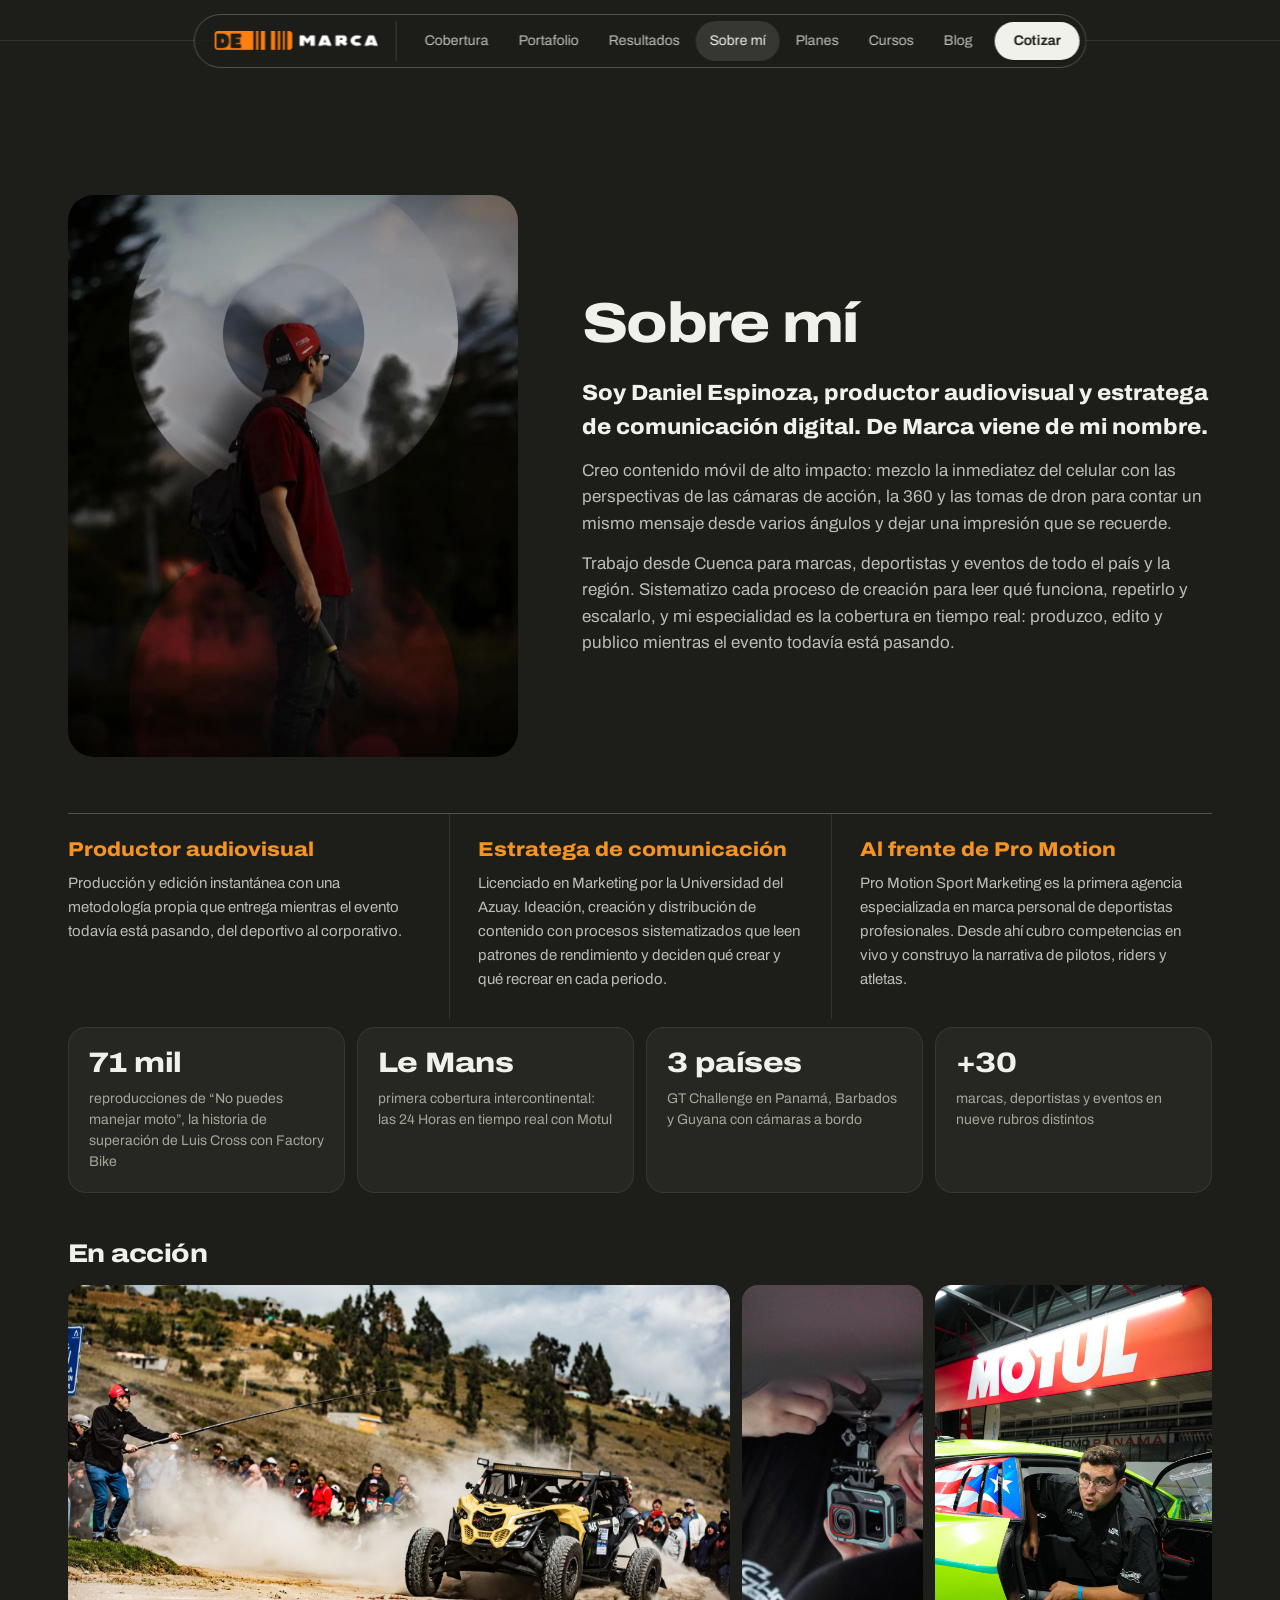
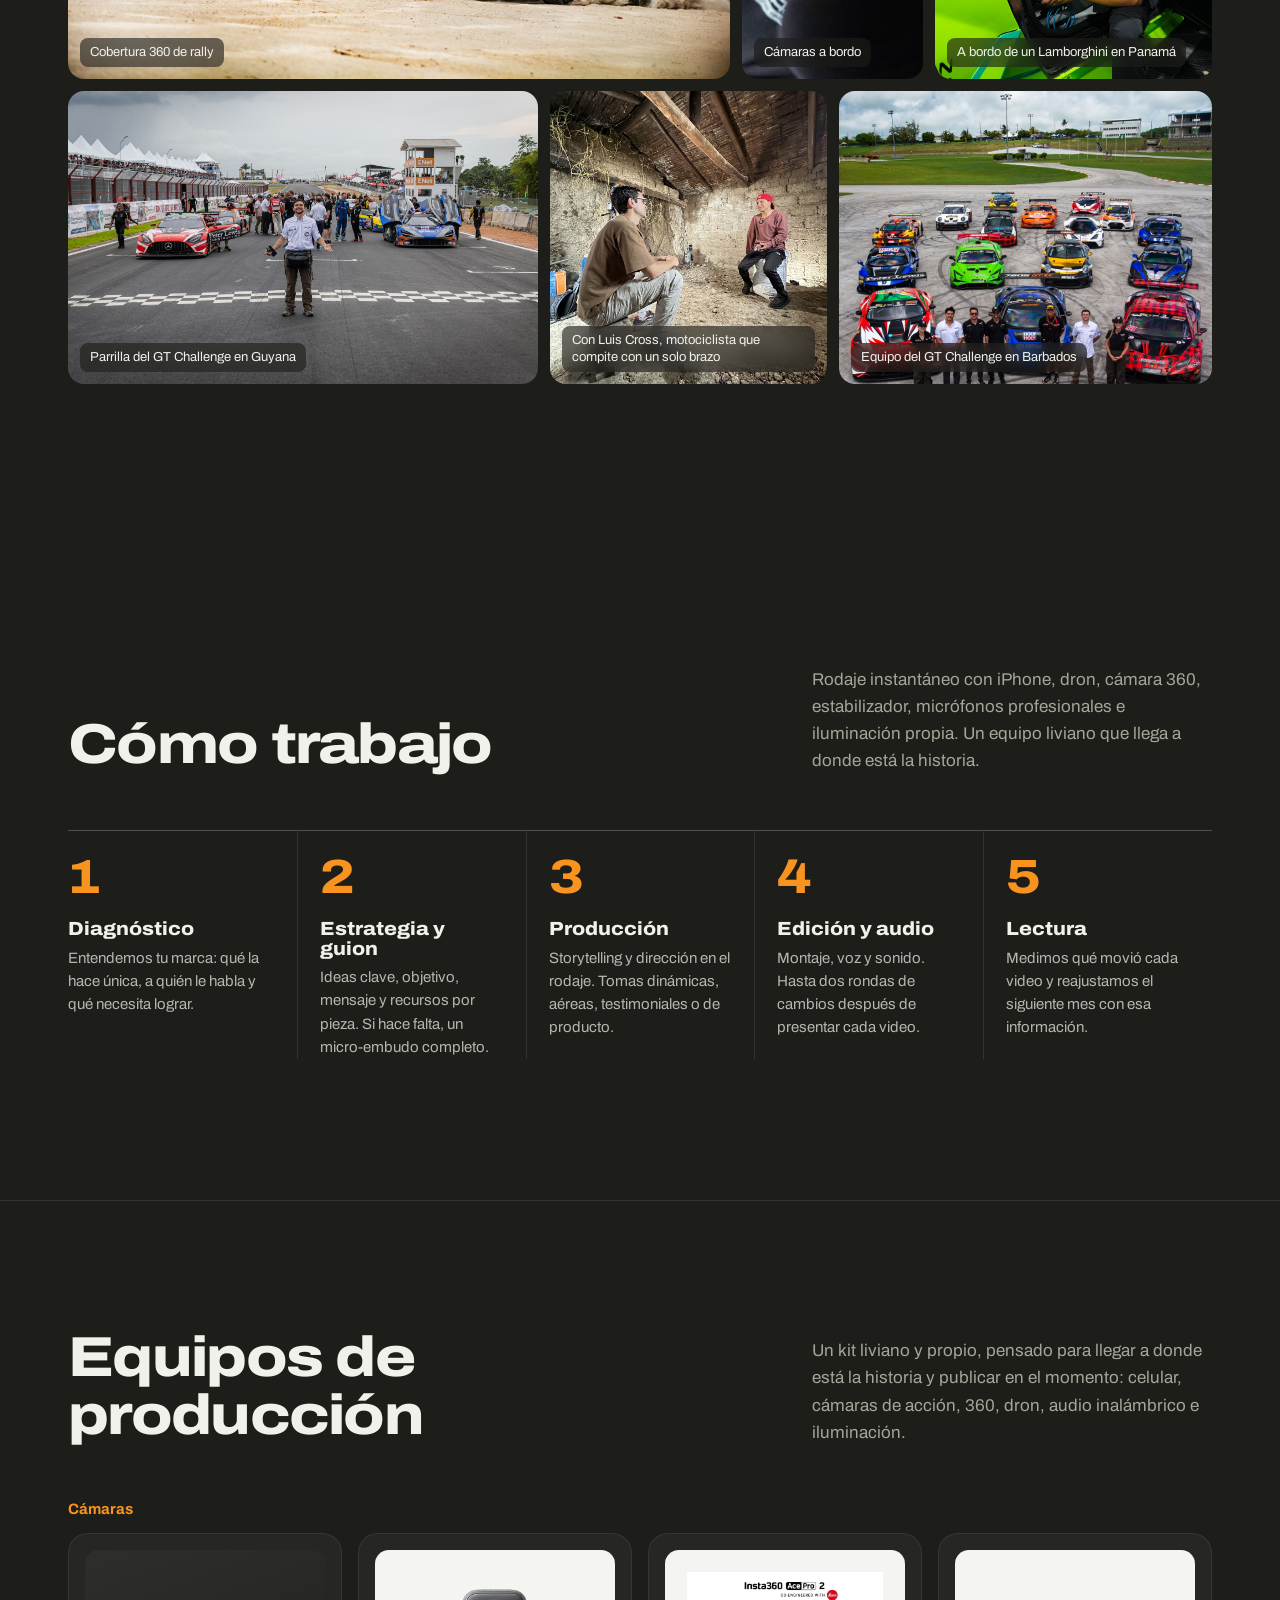
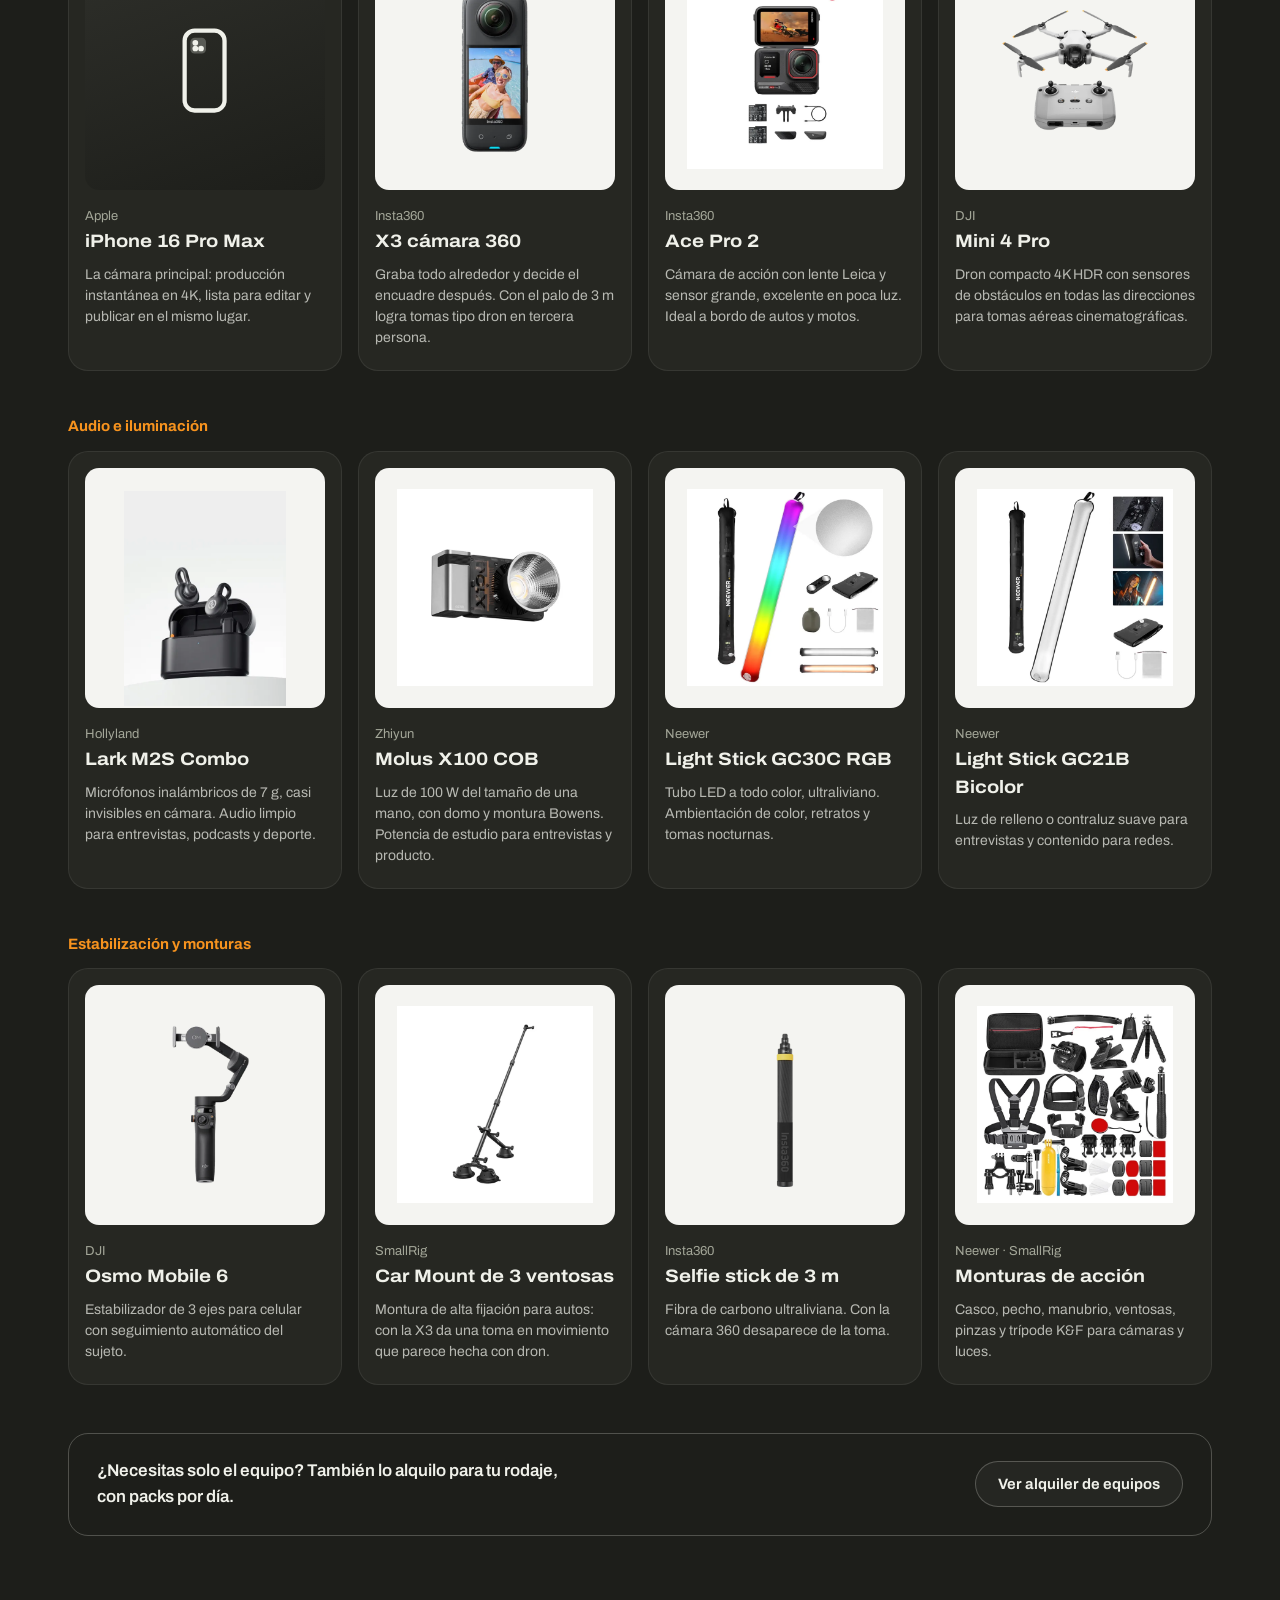
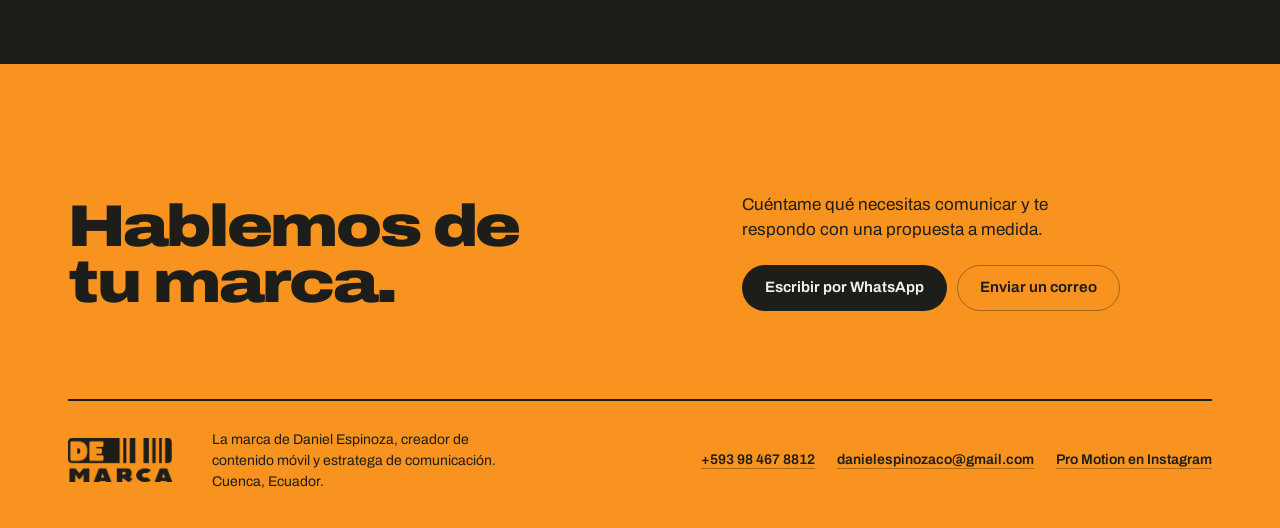
<file: sobre-mi/index.html>
<!doctype html>
<html lang="es" data-root="../" data-page="sobre-mi">
<head>
<meta charset="utf-8">
<meta name="viewport" content="width=device-width, initial-scale=1">
<title>Sobre mí · De Marca</title>
<meta name="description" content="Daniel Espinoza: productor audiovisual y estratega de comunicación digital. Cómo trabajo y mis equipos de producción.">
<meta property="og:title" content="Sobre mí · De Marca">
<meta property="og:description" content="Daniel Espinoza: productor audiovisual y estratega de comunicación digital. Cómo trabajo y mis equipos de producción.">
<meta property="og:image" content="assets/brand/og.jpg">
<meta name="theme-color" content="#1D1E1A">
<link rel="icon" href="../assets/brand/favicon.png" type="image/png">
<link rel="apple-touch-icon" href="../assets/brand/apple-touch-icon.png">
<link rel="preconnect" href="https://fonts.googleapis.com">
<link rel="preconnect" href="https://fonts.gstatic.com" crossorigin>
<link href="https://fonts.googleapis.com/css2?family=Archivo:wdth,wght@62..125,300..900&display=swap" rel="stylesheet">
<link rel="stylesheet" href="../assets/css/styles.css">
</head>
<body>
<a class="saltar" href="#contenido">Ir al contenido</a>
<header class="nav" id="nav">
  <a class="nav-logo" href=".././" aria-label="De Marca, inicio">
    <img class="logo-img" src="../assets/brand/logo-demarca-h.png" alt="De Marca" width="720" height="85">
  </a>
  <nav class="nav-links" aria-label="Páginas">
    <a href="../cobertura/" data-p="cobertura">Cobertura</a>
    <a href="../portafolio/" data-p="portafolio">Portafolio</a>
    <a href="../resultados/" data-p="resultados">Resultados</a>
    <a href="../sobre-mi/" data-p="sobre-mi">Sobre mí</a>
    <a href="../planes/" data-p="planes">Planes</a>
    <a href="../cursos/" data-p="cursos">Cursos</a>
    <a href="../blog/" data-p="blog">Blog</a>
  </nav>
  <a class="btn btn-claro nav-cta" href="../planes/#cotizar">Cotizar</a>
  <button class="nav-menu" type="button" aria-expanded="false" aria-controls="menuMovil" aria-label="Abrir menú"><span></span><span></span></button>
</header>
<div class="menu-movil" id="menuMovil" hidden>
  <a href=".././">Inicio</a>
  <a href="../cobertura/">Cobertura en tiempo real</a>
  <a href="../portafolio/">Portafolio</a>
  <a href="../resultados/">Resultados</a>
  <a href="../sobre-mi/">Sobre mí</a>
  <a href="../planes/">Planes y cotización</a>
  <a href="../cursos/">Cursos</a>
  <a href="../blog/">Blog</a>
</div>

<main id="contenido" class="pagina">
<!-- SOBRE MÍ -->
<section class="detras sobre" id="sobre-mi" aria-labelledby="tDetras">
  <div class="contenedor">
    <div class="sobre-intro">
      <figure class="sobre-foto"><img src="../assets/fotos/retrato360.jpg" alt="Daniel Espinoza con la cámara 360"></figure>
      <div class="detras-texto">
        <h1 id="tDetras" class="titulo-xl">Sobre mí</h1>
        <p class="detras-lead">Soy Daniel Espinoza, productor audiovisual y estratega de comunicación digital. De Marca viene de mi nombre.</p>
        <p>Creo contenido móvil de alto impacto: mezclo la inmediatez del celular con las perspectivas de las cámaras de acción, la 360 y las tomas de dron para contar un mismo mensaje desde varios ángulos y dejar una impresión que se recuerde.</p>
        <p>Trabajo desde Cuenca para marcas, deportistas y eventos de todo el país y la región. Sistematizo cada proceso de creación para leer qué funciona, repetirlo y escalarlo, y mi especialidad es la cobertura en tiempo real: produzco, edito y publico mientras el evento todavía está pasando.</p>
      </div>
    </div>
    <div class="roles">
      <article>
        <h3>Productor audiovisual</h3>
        <p>Producción y edición instantánea con una metodología propia que entrega mientras el evento todavía está pasando, del deportivo al corporativo.</p>
      </article>
      <article>
        <h3>Estratega de comunicación</h3>
        <p>Licenciado en Marketing por la Universidad del Azuay. Ideación, creación y distribución de contenido con procesos sistematizados que leen patrones de rendimiento y deciden qué crear y qué recrear en cada periodo.</p>
      </article>
      <article>
        <h3>Al frente de Pro Motion</h3>
        <p>Pro Motion Sport Marketing es la primera agencia especializada en marca personal de deportistas profesionales. Desde ahí cubro competencias en vivo y construyo la narrativa de pilotos, riders y atletas.</p>
      </article>
    </div>
    <dl class="hitos">
      <div><dt>71 mil</dt><dd>reproducciones de “No puedes manejar moto”, la historia de superación de Luis Cross con Factory Bike</dd></div>
      <div><dt>Le Mans</dt><dd>primera cobertura intercontinental: las 24 Horas en tiempo real con Motul</dd></div>
      <div><dt>3 países</dt><dd>GT Challenge en Panamá, Barbados y Guyana con cámaras a bordo</dd></div>
      <div><dt>+30</dt><dd>marcas, deportistas y eventos en nueve rubros distintos</dd></div>
    </dl>
    <h3 class="cob-mas-t">En acción</h3>
    <div class="collage">
      <figure class="c-a"><img src="../assets/fotos/rally360.jpg" alt="Cobertura 360 de un buggy en rally frente al público" loading="lazy"><figcaption>Cobertura 360 de rally</figcaption></figure>
      <figure class="c-b"><img src="../assets/fotos/abordo.jpg" alt="Daniel instalando una cámara dentro de un auto de carreras" loading="lazy"><figcaption>Cámaras a bordo</figcaption></figure>
      <figure class="c-c"><img src="../assets/fotos/lambo.jpg" alt="Daniel saliendo de un Lamborghini en boxes" loading="lazy"><figcaption>A bordo de un Lamborghini en Panamá</figcaption></figure>
      <figure class="c-d"><img src="../assets/fotos/guyana.jpg" alt="Daniel en la parrilla de salida del GT Challenge en Guyana" loading="lazy"><figcaption>Parrilla del GT Challenge en Guyana</figcaption></figure>
      <figure class="c-e"><img src="../assets/fotos/luis.jpg" alt="Entrevista en un granero con un motociclista" loading="lazy"><figcaption>Con Luis Cross, motociclista que compite con un solo brazo</figcaption></figure>
      <figure class="c-f"><img src="../assets/fotos/barbados.jpg" alt="Equipo organizador junto a los autos del GT Challenge en Barbados" loading="lazy"><figcaption>Equipo del GT Challenge en Barbados</figcaption></figure>
    </div>
  </div>
</section>

<!-- SERVICIOS / PROCESO -->
<section class="servicios" aria-labelledby="tServicios">
  <div class="contenedor">
    <div class="seccion-cabeza">
      <h2 id="tServicios" class="titulo-xl">Cómo trabajo</h2>
      <p class="seccion-lead">Rodaje instantáneo con iPhone, dron, cámara 360, estabilizador, micrófonos profesionales e iluminación propia. Un equipo liviano que llega a donde está la historia.</p>
    </div>
    <ol class="proceso">
      <li><span class="paso">1</span><h3>Diagnóstico</h3><p>Entendemos tu marca: qué la hace única, a quién le habla y qué necesita lograr.</p></li>
      <li><span class="paso">2</span><h3>Estrategia y guion</h3><p>Ideas clave, objetivo, mensaje y recursos por pieza. Si hace falta, un micro-embudo completo.</p></li>
      <li><span class="paso">3</span><h3>Producción</h3><p>Storytelling y dirección en el rodaje. Tomas dinámicas, aéreas, testimoniales o de producto.</p></li>
      <li><span class="paso">4</span><h3>Edición y audio</h3><p>Montaje, voz y sonido. Hasta dos rondas de cambios después de presentar cada video.</p></li>
      <li><span class="paso">5</span><h3>Lectura</h3><p>Medimos qué movió cada video y reajustamos el siguiente mes con esa información.</p></li>
    </ol>
  </div>
</section>

<!-- EQUIPOS -->
<section class="equipos" id="equipos" aria-labelledby="tEquipos">
  <div class="contenedor">
    <div class="seccion-cabeza">
      <h2 id="tEquipos" class="titulo-xl">Equipos de producción</h2>
      <p class="seccion-lead">Un kit liviano y propio, pensado para llegar a donde está la historia y publicar en el momento: celular, cámaras de acción, 360, dron, audio inalámbrico e iluminación.</p>
    </div>

    <div class="eq-grupo">
      <h3 class="eq-cat">Cámaras</h3>
      <div class="eq-lista">
        <article class="eq"><div class="eq-img eq-img-tel" aria-hidden="true"><svg viewBox="0 0 64 64"><rect x="18" y="4" width="28" height="56" rx="7" fill="none" stroke="currentColor" stroke-width="3"/><rect x="22" y="9" width="11" height="11" rx="3" fill="currentColor" opacity=".25"/><circle cx="25.5" cy="12.5" r="2" fill="currentColor"/><circle cx="29.5" cy="16.5" r="2" fill="currentColor"/><circle cx="25.5" cy="16.5" r="2" fill="currentColor"/></svg></div><p class="eq-marca">Apple</p><h4>iPhone 16 Pro Max</h4><p>La cámara principal: producción instantánea en 4K, lista para editar y publicar en el mismo lugar.</p></article>
        <article class="eq"><div class="eq-img"><img src="../assets/equipos/x3.webp" alt="Insta360 X3" loading="lazy"></div><p class="eq-marca">Insta360</p><h4>X3 cámara 360</h4><p>Graba todo alrededor y decide el encuadre después. Con el palo de 3 m logra tomas tipo dron en tercera persona.</p></article>
        <article class="eq"><div class="eq-img"><img src="../assets/equipos/acepro2.webp" alt="Insta360 Ace Pro 2" loading="lazy"></div><p class="eq-marca">Insta360</p><h4>Ace Pro 2</h4><p>Cámara de acción con lente Leica y sensor grande, excelente en poca luz. Ideal a bordo de autos y motos.</p></article>
        <article class="eq"><div class="eq-img"><img src="../assets/equipos/mini4pro.webp" alt="DJI Mini 4 Pro" loading="lazy"></div><p class="eq-marca">DJI</p><h4>Mini 4 Pro</h4><p>Dron compacto 4K HDR con sensores de obstáculos en todas las direcciones para tomas aéreas cinematográficas.</p></article>
      </div>
    </div>

    <div class="eq-grupo">
      <h3 class="eq-cat">Audio e iluminación</h3>
      <div class="eq-lista">
        <article class="eq"><div class="eq-img"><img src="../assets/equipos/larkm2s.webp" alt="Hollyland Lark M2S" loading="lazy"></div><p class="eq-marca">Hollyland</p><h4>Lark M2S Combo</h4><p>Micrófonos inalámbricos de 7 g, casi invisibles en cámara. Audio limpio para entrevistas, podcasts y deporte.</p></article>
        <article class="eq"><div class="eq-img"><img src="../assets/equipos/x100.webp" alt="Zhiyun Molus X100" loading="lazy"></div><p class="eq-marca">Zhiyun</p><h4>Molus X100 COB</h4><p>Luz de 100 W del tamaño de una mano, con domo y montura Bowens. Potencia de estudio para entrevistas y producto.</p></article>
        <article class="eq"><div class="eq-img"><img src="../assets/equipos/gc30c.webp" alt="Neewer GC30C" loading="lazy"></div><p class="eq-marca">Neewer</p><h4>Light Stick GC30C RGB</h4><p>Tubo LED a todo color, ultraliviano. Ambientación de color, retratos y tomas nocturnas.</p></article>
        <article class="eq"><div class="eq-img"><img src="../assets/equipos/gc21b.webp" alt="Neewer GC21B" loading="lazy"></div><p class="eq-marca">Neewer</p><h4>Light Stick GC21B Bicolor</h4><p>Luz de relleno o contraluz suave para entrevistas y contenido para redes.</p></article>
      </div>
    </div>

    <div class="eq-grupo">
      <h3 class="eq-cat">Estabilización y monturas</h3>
      <div class="eq-lista">
        <article class="eq"><div class="eq-img"><img src="../assets/equipos/om6.webp" alt="DJI Osmo Mobile 6" loading="lazy"></div><p class="eq-marca">DJI</p><h4>Osmo Mobile 6</h4><p>Estabilizador de 3 ejes para celular con seguimiento automático del sujeto.</p></article>
        <article class="eq"><div class="eq-img"><img src="../assets/equipos/smallrig.webp" alt="SmallRig car mount" loading="lazy"></div><p class="eq-marca">SmallRig</p><h4>Car Mount de 3 ventosas</h4><p>Montura de alta fijación para autos: con la X3 da una toma en movimiento que parece hecha con dron.</p></article>
        <article class="eq"><div class="eq-img"><img src="../assets/equipos/stick.webp" alt="Selfie stick de 3 metros" loading="lazy"></div><p class="eq-marca">Insta360</p><h4>Selfie stick de 3 m</h4><p>Fibra de carbono ultraliviana. Con la cámara 360 desaparece de la toma.</p></article>
        <article class="eq"><div class="eq-img"><img src="../assets/equipos/mounts.webp" alt="Monturas de acción" loading="lazy"></div><p class="eq-marca">Neewer · SmallRig</p><h4>Monturas de acción</h4><p>Casco, pecho, manubrio, ventosas, pinzas y trípode K&amp;F para cámaras y luces.</p></article>
      </div>
    </div>

    <div class="eq-renta">
      <p>¿Necesitas solo el equipo? También lo alquilo para tu rodaje, con packs por día.</p>
      <a class="btn btn-linea" href="https://pro-motion-sport-marketing.github.io/renta-equipos/" target="_blank" rel="noopener">Ver alquiler de equipos</a>
    </div>
  </div>
</section>
</main>

<footer class="pie" id="contacto">
  <div class="contenedor">
    <div class="pie-top">
      <p class="pie-grande">Hablemos de tu marca.</p>
      <div class="pie-cta">
        <p>Cuéntame qué necesitas comunicar y te respondo con una propuesta a medida.</p>
        <div class="pie-acciones">
          <a class="btn btn-naranja" id="waPie" href="#" target="_blank" rel="noopener">Escribir por WhatsApp</a>
          <a class="btn btn-linea" href="mailto:danielespinozaco@gmail.com">Enviar un correo</a>
        </div>
      </div>
    </div>
    <div class="pie-base">
      <img class="pie-logo" src="../assets/brand/logo-demarca-oscuro-900.png" alt="De Marca" width="900" height="386" loading="lazy">
      <p class="pie-firma">La marca de Daniel Espinoza, creador de contenido móvil y estratega de comunicación. Cuenca, Ecuador.</p>
      <ul class="pie-datos">
        <li><a href="https://wa.me/593984678812" target="_blank" rel="noopener">+593 98 467 8812</a></li>
        <li><a href="mailto:danielespinozaco@gmail.com">danielespinozaco@gmail.com</a></li>
        <li><a href="https://www.instagram.com/pro_motion.ec/" target="_blank" rel="noopener">Pro Motion en Instagram</a></li>
      </ul>
    </div>
  </div>
</footer>

<dialog class="visor" id="visor" aria-labelledby="visorTitulo">
  <div class="visor-fondo" id="visorFondo" aria-hidden="true"></div>
  <div class="visor-caja">
    <div class="visor-medio" id="visorMedio"></div>
    <div class="visor-info">
      <p class="visor-marca" id="visorMarca"></p>
      <h3 id="visorTitulo"></h3>
      <p class="visor-desc" id="visorDesc"></p>
      <p class="visor-datos" id="visorDatos"></p>
      <div class="visor-acciones">
        <a class="btn btn-linea" id="visorAbrir" href="#" target="_blank" rel="noopener">Abrir en Instagram</a>
        <a class="btn btn-naranja" id="visorPedir" href="#" target="_blank" rel="noopener">Quiero un video así</a>
      </div>
      <div class="visor-nav">
        <button class="flecha" id="visorPrev" aria-label="Video anterior"><svg viewBox="0 0 24 24"><path d="M15 5l-7 7 7 7"/></svg></button>
        <button class="flecha" id="visorNext" aria-label="Video siguiente"><svg viewBox="0 0 24 24"><path d="M9 5l7 7-7 7"/></svg></button>
      </div>
    </div>
    <button class="visor-cerrar" id="visorCerrar" aria-label="Cerrar"><svg viewBox="0 0 24 24"><path d="M6 6l12 12M18 6L6 18"/></svg></button>
  </div>
</dialog>

<script src="../assets/js/data.js"></script>
<script src="../assets/js/main.js"></script>
</body>
</html>
</file>
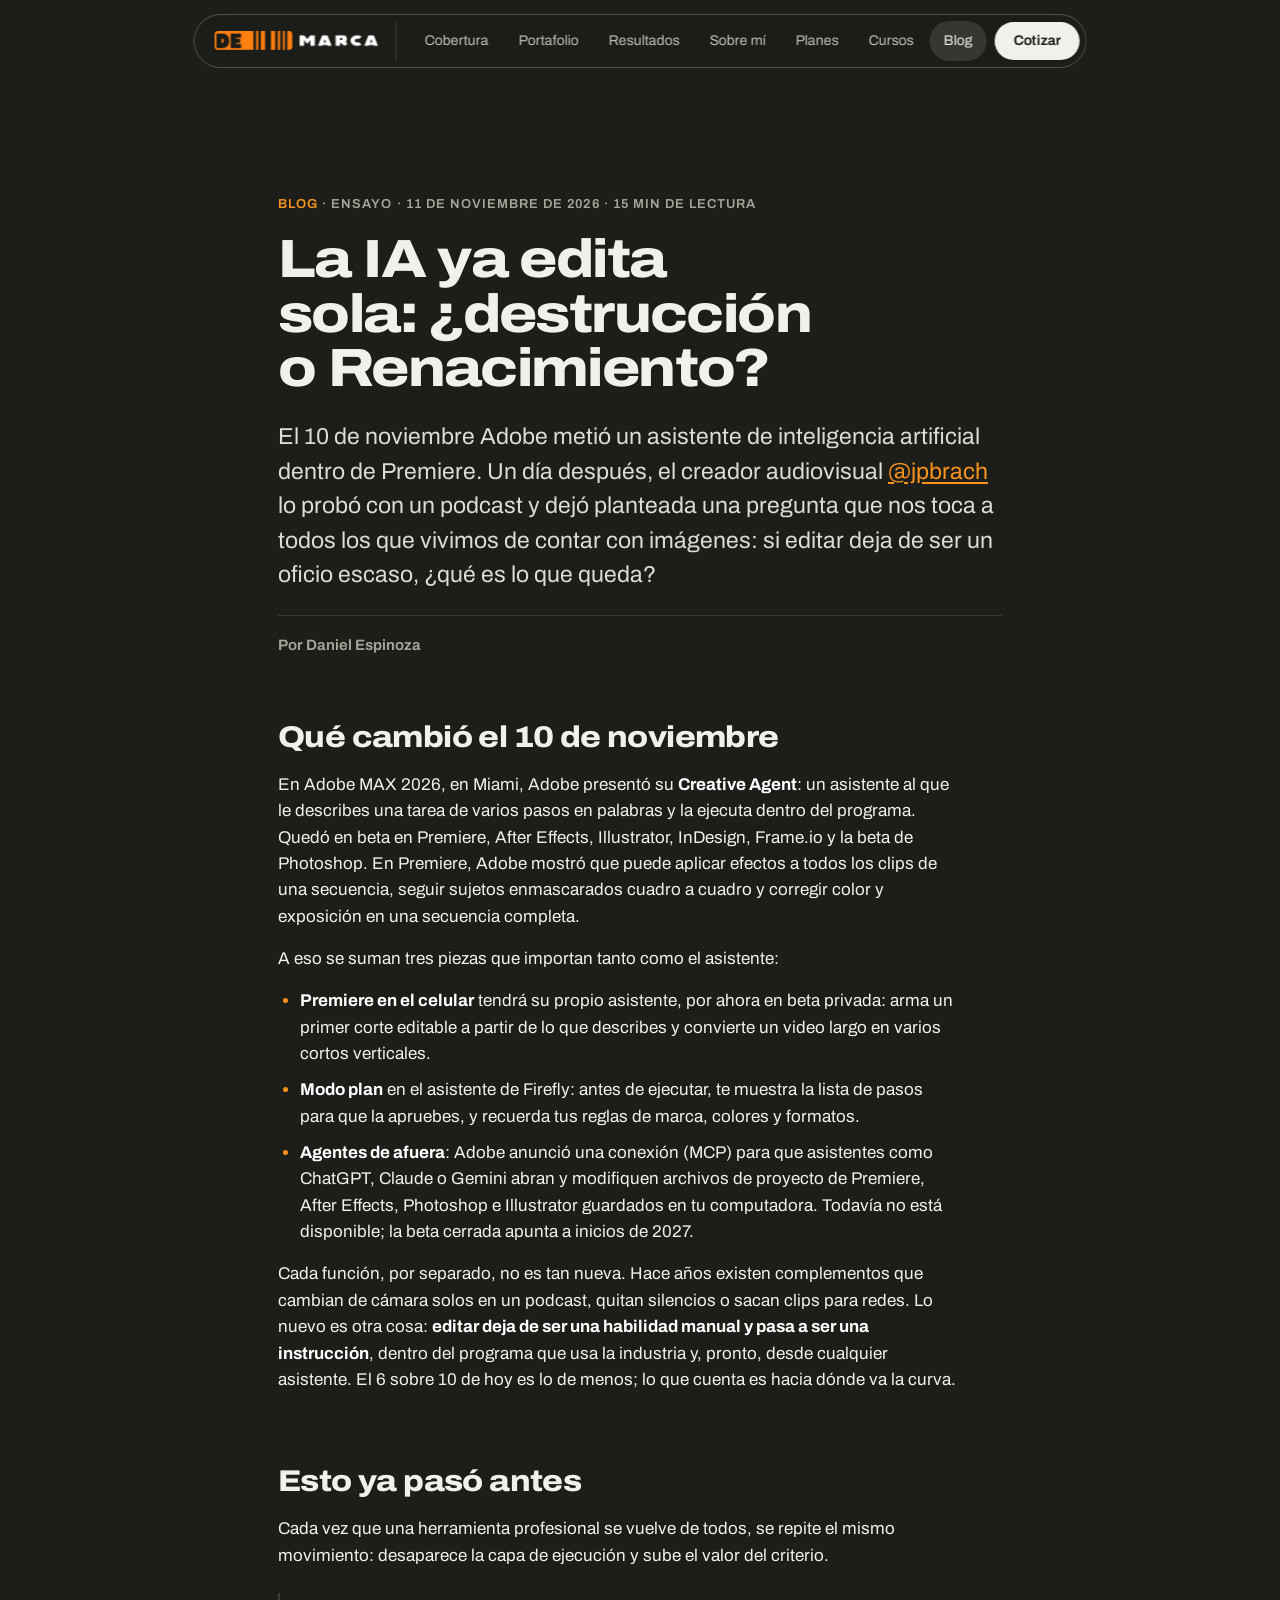
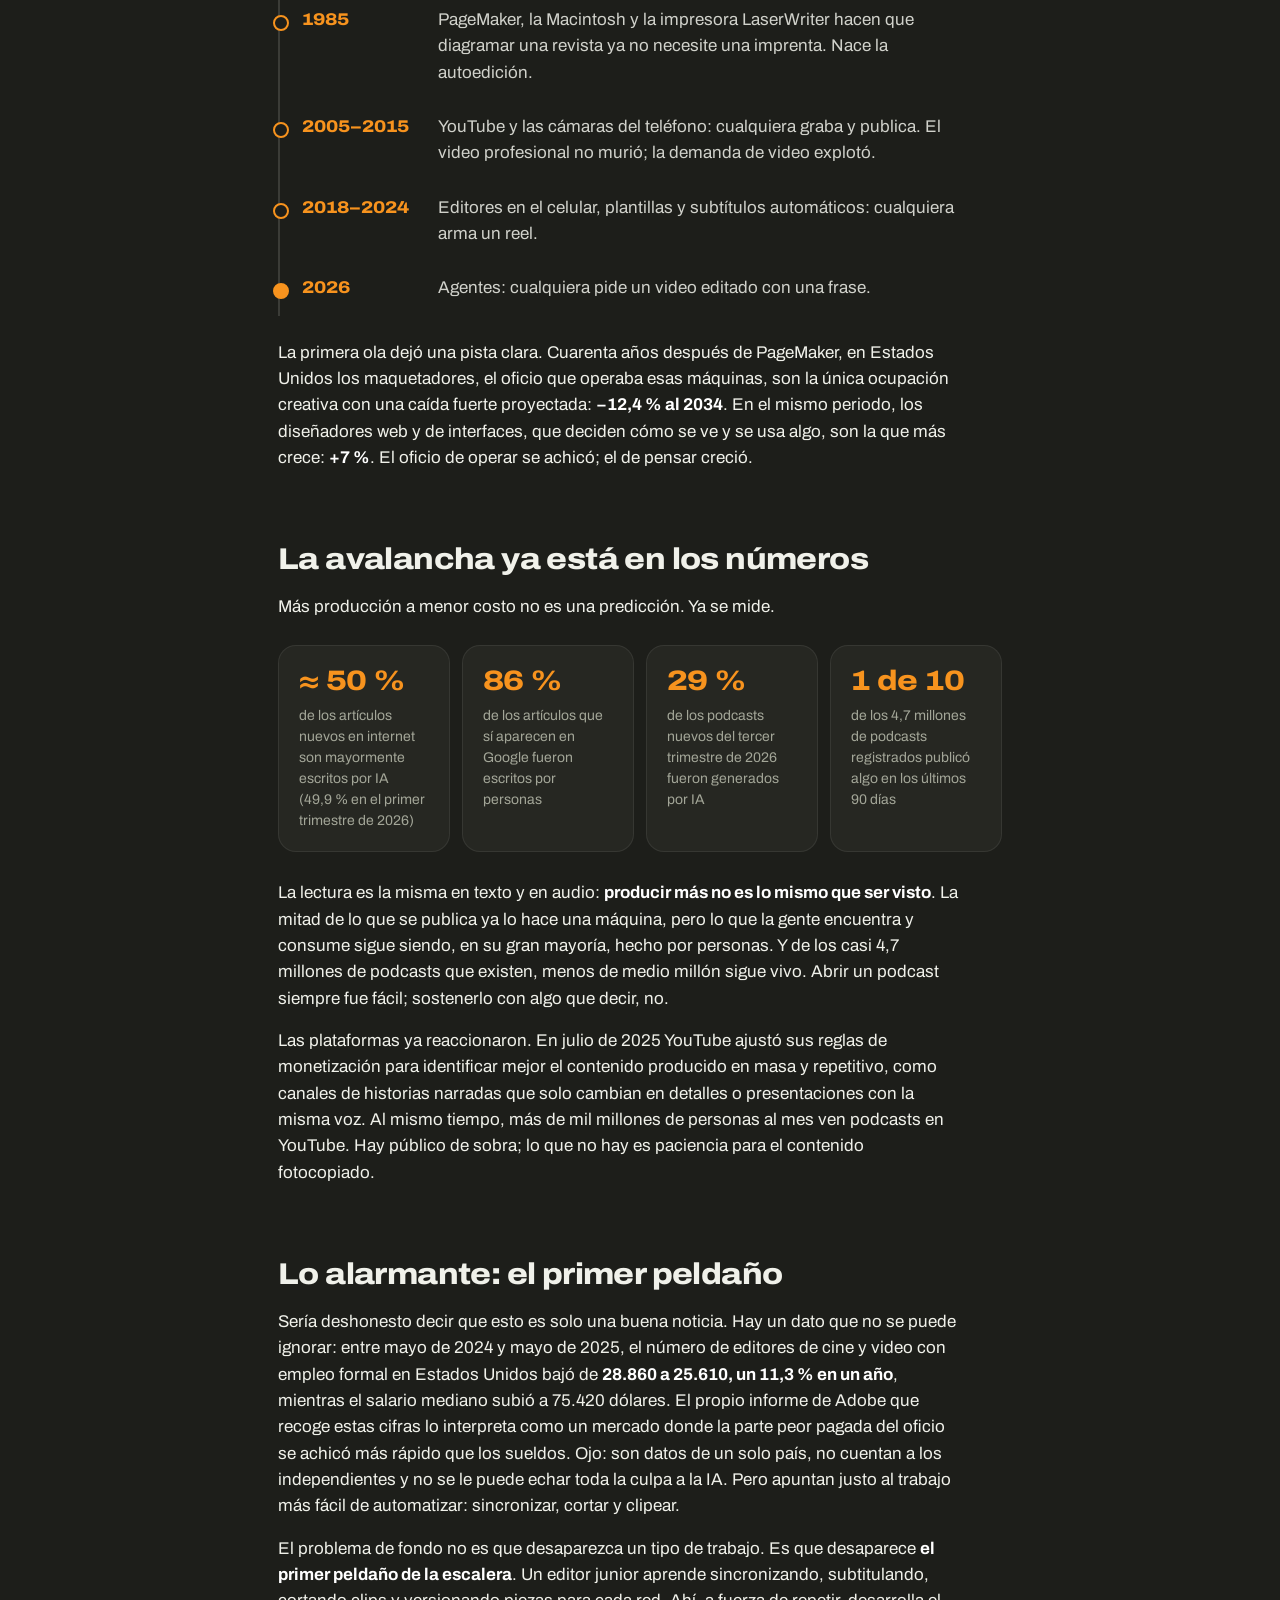
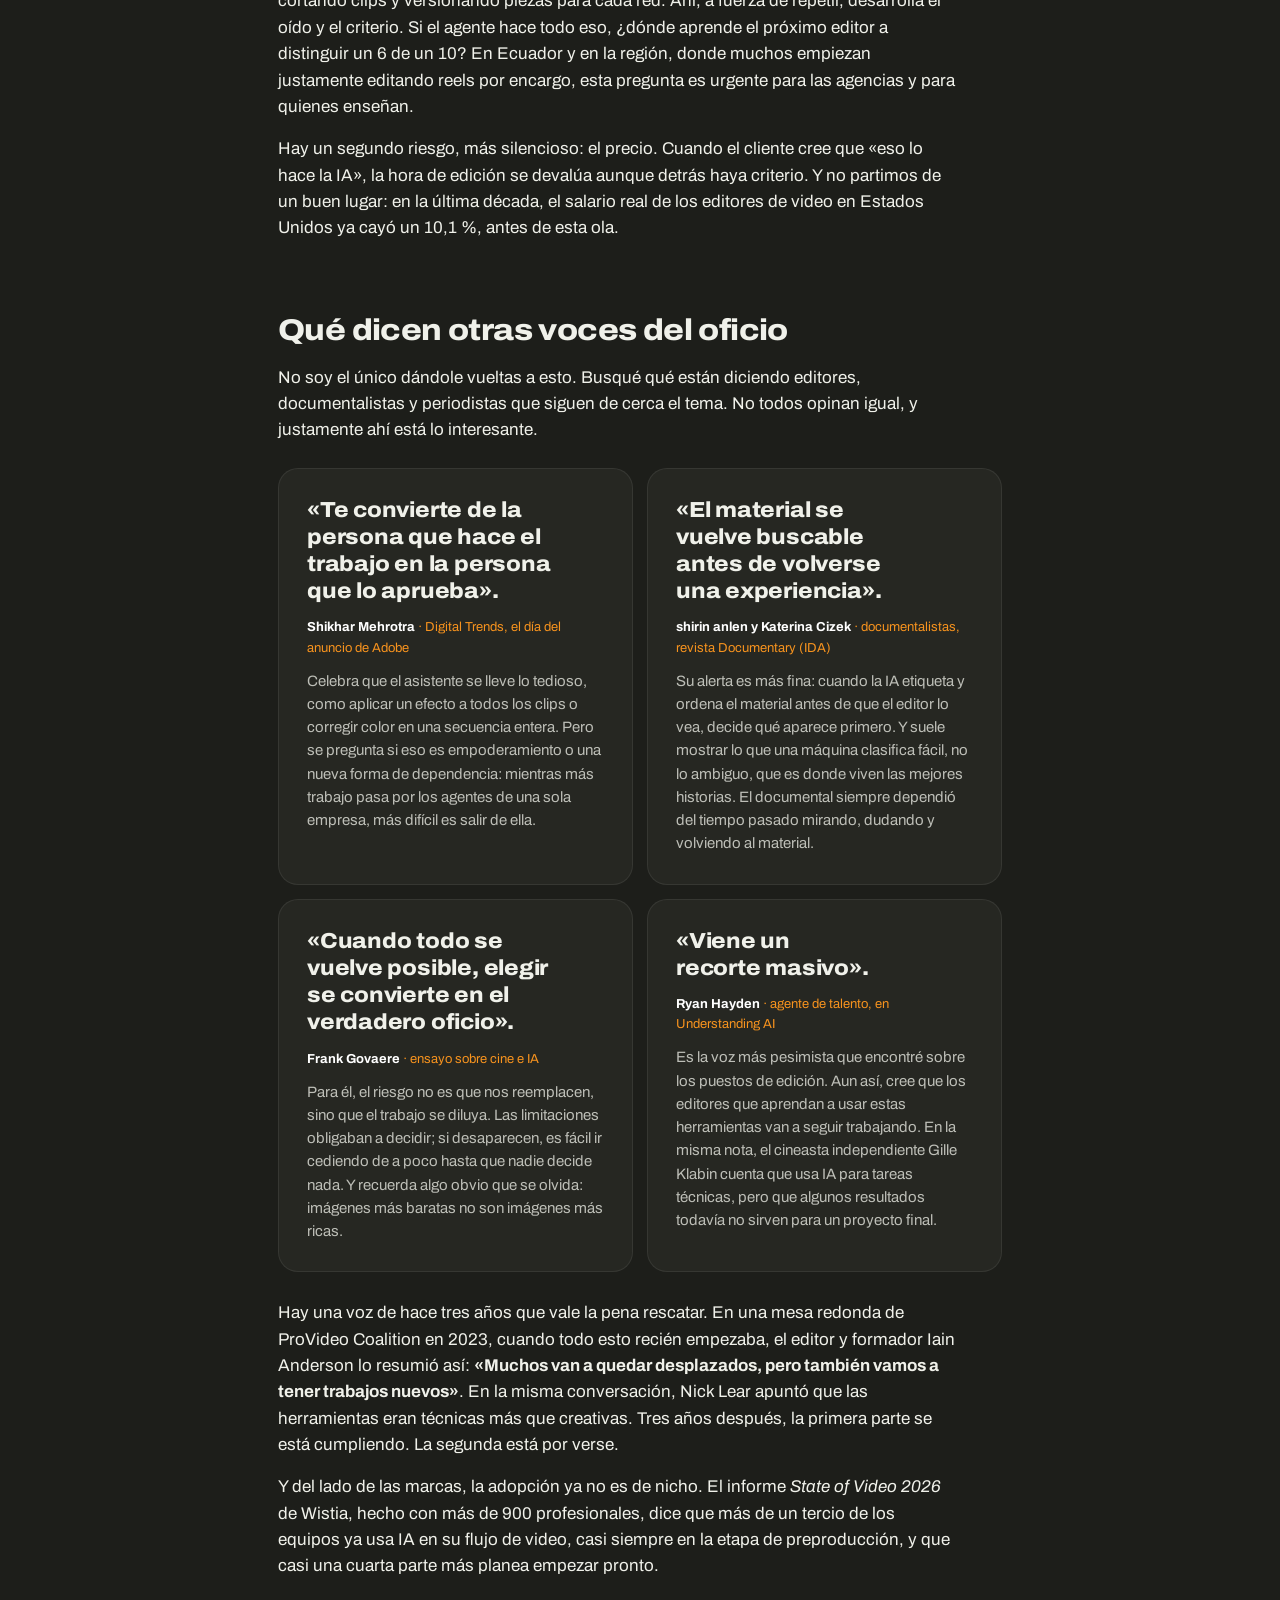
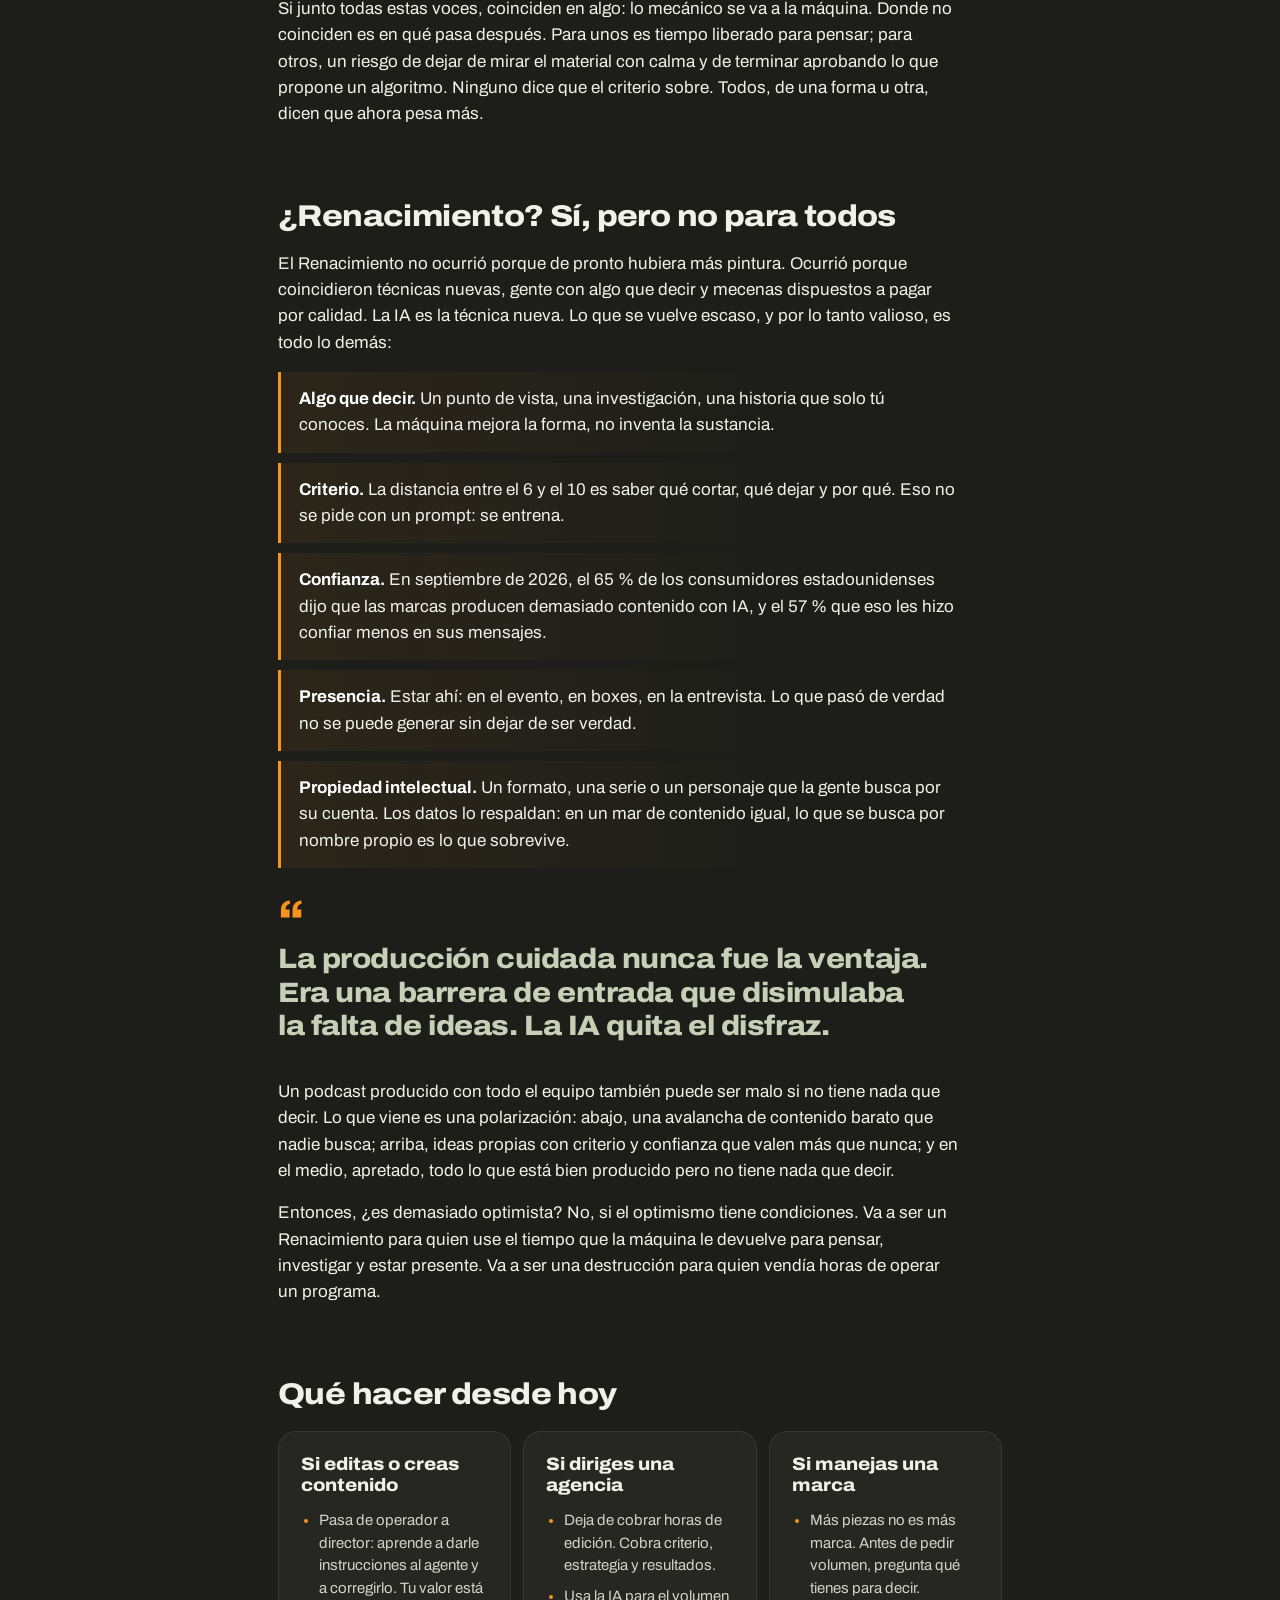
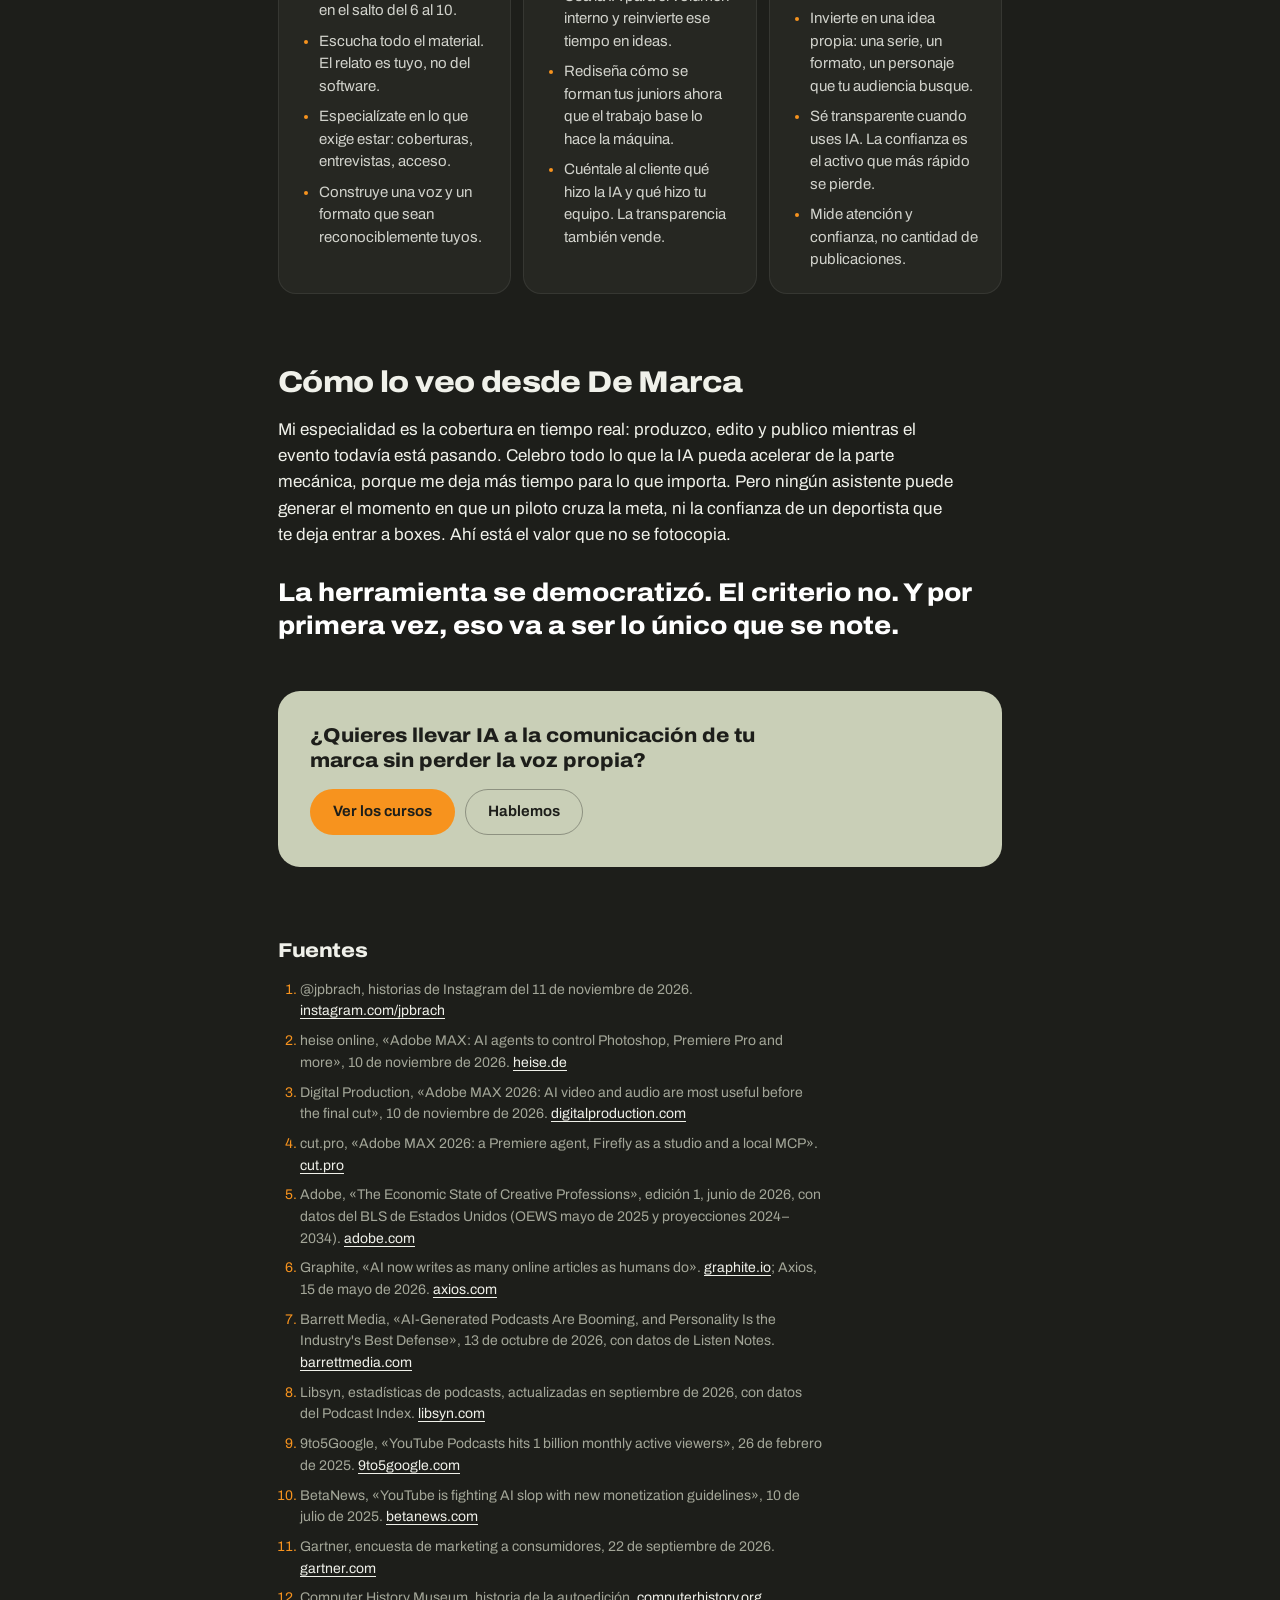
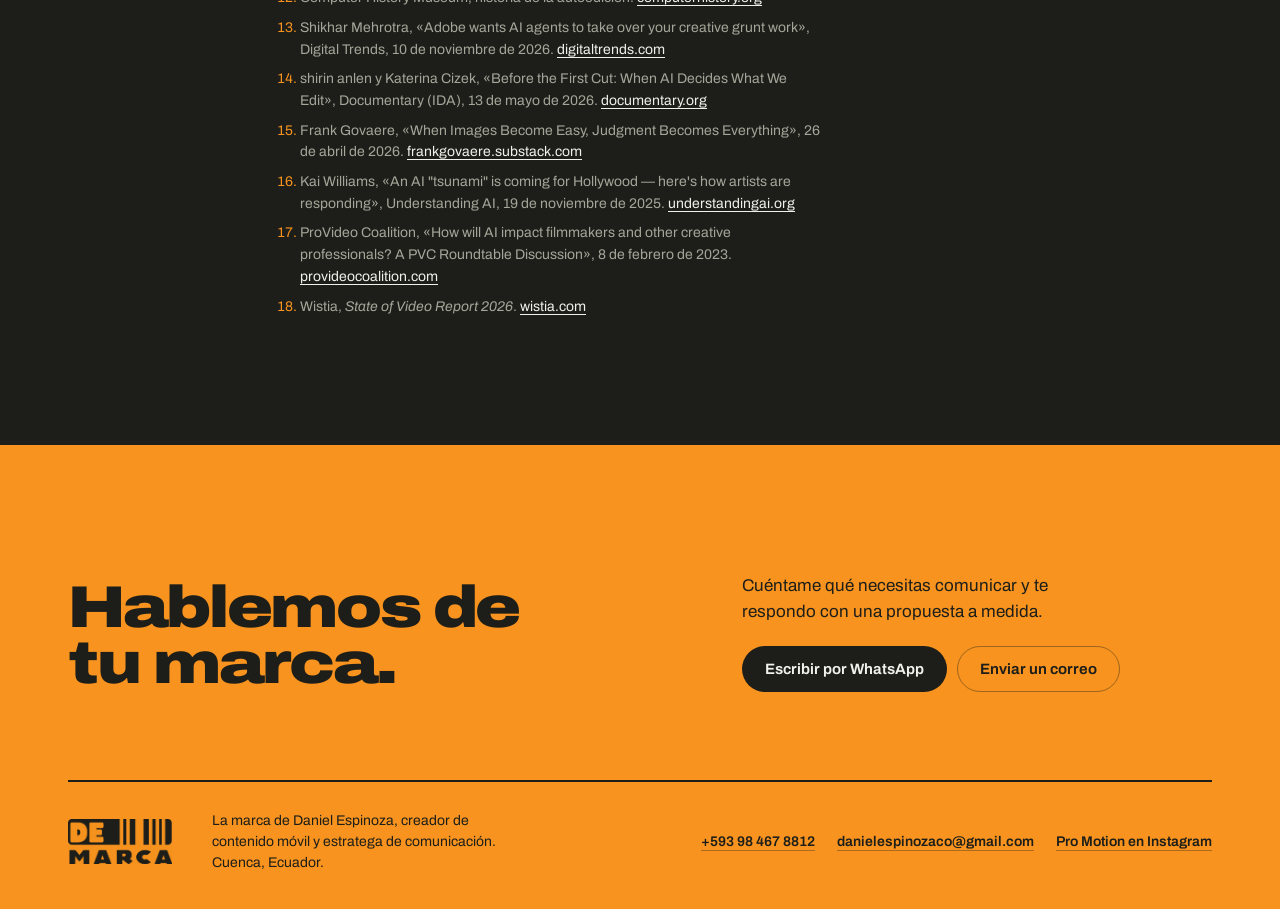
<file: blog/ia-edita-sola/index.html>
<!doctype html>
<html lang="es" data-root="../../" data-page="blog">
<head>
<meta charset="utf-8">
<meta name="viewport" content="width=device-width, initial-scale=1">
<title>La IA ya edita sola: ¿destrucción o Renacimiento? · De Marca</title>
<meta name="description" content="Premiere ya edita con un asistente de IA. Qué cambió, qué dicen los datos sobre la avalancha de contenido y el trabajo de los editores, y qué hacer desde hoy.">
<meta property="og:title" content="La IA ya edita sola: ¿destrucción o Renacimiento? · De Marca">
<meta property="og:description" content="Premiere ya edita con un asistente de IA. Qué cambió, qué dicen los datos sobre la avalancha de contenido y el trabajo de los editores, y qué hacer desde hoy.">
<meta property="og:image" content="assets/brand/og.jpg">
<meta name="theme-color" content="#1D1E1A">
<link rel="icon" href="../../assets/brand/favicon.png" type="image/png">
<link rel="apple-touch-icon" href="../../assets/brand/apple-touch-icon.png">
<link rel="preconnect" href="https://fonts.googleapis.com">
<link rel="preconnect" href="https://fonts.gstatic.com" crossorigin>
<link href="https://fonts.googleapis.com/css2?family=Archivo:wdth,wght@62..125,300..900&display=swap" rel="stylesheet">
<link rel="stylesheet" href="../../assets/css/styles.css">
</head>
<body>
<a class="saltar" href="#contenido">Ir al contenido</a>
<header class="nav" id="nav">
  <a class="nav-logo" href="../.././" aria-label="De Marca, inicio">
    <img class="logo-img" src="../../assets/brand/logo-demarca-h.png" alt="De Marca" width="720" height="85">
  </a>
  <nav class="nav-links" aria-label="Páginas">
    <a href="../../cobertura/" data-p="cobertura">Cobertura</a>
    <a href="../../portafolio/" data-p="portafolio">Portafolio</a>
    <a href="../../resultados/" data-p="resultados">Resultados</a>
    <a href="../../sobre-mi/" data-p="sobre-mi">Sobre mí</a>
    <a href="../../planes/" data-p="planes">Planes</a>
    <a href="../../cursos/" data-p="cursos">Cursos</a>
    <a href="../../blog/" data-p="blog">Blog</a>
  </nav>
  <a class="btn btn-claro nav-cta" href="../../planes/#cotizar">Cotizar</a>
  <button class="nav-menu" type="button" aria-expanded="false" aria-controls="menuMovil" aria-label="Abrir menú"><span></span><span></span></button>
</header>
<div class="menu-movil" id="menuMovil" hidden>
  <a href="../.././">Inicio</a>
  <a href="../../cobertura/">Cobertura en tiempo real</a>
  <a href="../../portafolio/">Portafolio</a>
  <a href="../../resultados/">Resultados</a>
  <a href="../../sobre-mi/">Sobre mí</a>
  <a href="../../planes/">Planes y cotización</a>
  <a href="../../cursos/">Cursos</a>
  <a href="../../blog/">Blog</a>
</div>

<main id="contenido" class="pagina">
<!-- ARTÍCULO: LA IA YA EDITA SOLA -->
<article class="art" id="articulo" aria-labelledby="tArt">
  <header class="art-cabeza contenedor">
    <p class="art-meta"><a href="../../blog/">Blog</a> · Ensayo · 11 de noviembre de 2026 · 15 min de lectura</p>
    <h1 id="tArt" class="art-titulo">La IA ya edita sola: ¿destrucción o Renacimiento?</h1>
    <p class="art-lead">El 10 de noviembre Adobe metió un asistente de inteligencia artificial dentro de Premiere. Un día después, el creador audiovisual <a href="https://www.instagram.com/jpbrach/" target="_blank" rel="noopener">@jpbrach</a> lo probó con un podcast y dejó planteada una pregunta que nos toca a todos los que vivimos de contar con imágenes: si editar deja de ser un oficio escaso, ¿qué es lo que queda?</p>
    <p class="art-autor">Por Daniel Espinoza</p>
  </header>

  <div class="art-cuerpo contenedor">

    <h2 id="que-cambio">Qué cambió el 10 de noviembre</h2>
    <p>En Adobe MAX 2026, en Miami, Adobe presentó su <strong>Creative Agent</strong>: un asistente al que le describes una tarea de varios pasos en palabras y la ejecuta dentro del programa. Quedó en beta en Premiere, After Effects, Illustrator, InDesign, Frame.io y la beta de Photoshop. En Premiere, Adobe mostró que puede aplicar efectos a todos los clips de una secuencia, seguir sujetos enmascarados cuadro a cuadro y corregir color y exposición en una secuencia completa.</p>
    <p>A eso se suman tres piezas que importan tanto como el asistente:</p>
    <ul>
      <li><strong>Premiere en el celular</strong> tendrá su propio asistente, por ahora en beta privada: arma un primer corte editable a partir de lo que describes y convierte un video largo en varios cortos verticales.</li>
      <li><strong>Modo plan</strong> en el asistente de Firefly: antes de ejecutar, te muestra la lista de pasos para que la apruebes, y recuerda tus reglas de marca, colores y formatos.</li>
      <li><strong>Agentes de afuera</strong>: Adobe anunció una conexión (MCP) para que asistentes como ChatGPT, Claude o Gemini abran y modifiquen archivos de proyecto de Premiere, After Effects, Photoshop e Illustrator guardados en tu computadora. Todavía no está disponible; la beta cerrada apunta a inicios de 2027.</li>
    </ul>
    <p>Cada función, por separado, no es tan nueva. Hace años existen complementos que cambian de cámara solos en un podcast, quitan silencios o sacan clips para redes. Lo nuevo es otra cosa: <strong>editar deja de ser una habilidad manual y pasa a ser una instrucción</strong>, dentro del programa que usa la industria y, pronto, desde cualquier asistente. El 6 sobre 10 de hoy es lo de menos; lo que cuenta es hacia dónde va la curva.</p>

    <h2 id="ya-paso">Esto ya pasó antes</h2>
    <p>Cada vez que una herramienta profesional se vuelve de todos, se repite el mismo movimiento: desaparece la capa de ejecución y sube el valor del criterio.</p>
    <ol class="art-linea">
      <li><b>1985</b><span>PageMaker, la Macintosh y la impresora LaserWriter hacen que diagramar una revista ya no necesite una imprenta. Nace la autoedición.</span></li>
      <li><b>2005–2015</b><span>YouTube y las cámaras del teléfono: cualquiera graba y publica. El video profesional no murió; la demanda de video explotó.</span></li>
      <li><b>2018–2024</b><span>Editores en el celular, plantillas y subtítulos automáticos: cualquiera arma un reel.</span></li>
      <li><b>2026</b><span>Agentes: cualquiera pide un video editado con una frase.</span></li>
    </ol>
    <p>La primera ola dejó una pista clara. Cuarenta años después de PageMaker, en Estados Unidos los maquetadores, el oficio que operaba esas máquinas, son la única ocupación creativa con una caída fuerte proyectada: <strong>−12,4&nbsp;% al 2034</strong>. En el mismo periodo, los diseñadores web y de interfaces, que deciden cómo se ve y se usa algo, son la que más crece: <strong>+7&nbsp;%</strong>. El oficio de operar se achicó; el de pensar creció.</p>

    <h2 id="avalancha">La avalancha ya está en los números</h2>
    <p>Más producción a menor costo no es una predicción. Ya se mide.</p>
    <dl class="hitos art-cifras">
      <div><dt>≈ 50&nbsp;%</dt><dd>de los artículos nuevos en internet son mayormente escritos por IA (49,9&nbsp;% en el primer trimestre de 2026)</dd></div>
      <div><dt>86&nbsp;%</dt><dd>de los artículos que sí aparecen en Google fueron escritos por personas</dd></div>
      <div><dt>29&nbsp;%</dt><dd>de los podcasts nuevos del tercer trimestre de 2026 fueron generados por IA</dd></div>
      <div><dt>1 de 10</dt><dd>de los 4,7 millones de podcasts registrados publicó algo en los últimos 90 días</dd></div>
    </dl>
    <p>La lectura es la misma en texto y en audio: <strong>producir más no es lo mismo que ser visto</strong>. La mitad de lo que se publica ya lo hace una máquina, pero lo que la gente encuentra y consume sigue siendo, en su gran mayoría, hecho por personas. Y de los casi 4,7 millones de podcasts que existen, menos de medio millón sigue vivo. Abrir un podcast siempre fue fácil; sostenerlo con algo que decir, no.</p>
    <p>Las plataformas ya reaccionaron. En julio de 2025 YouTube ajustó sus reglas de monetización para identificar mejor el contenido producido en masa y repetitivo, como canales de historias narradas que solo cambian en detalles o presentaciones con la misma voz. Al mismo tiempo, más de mil millones de personas al mes ven podcasts en YouTube. Hay público de sobra; lo que no hay es paciencia para el contenido fotocopiado.</p>

    <h2 id="alarma">Lo alarmante: el primer peldaño</h2>
    <p>Sería deshonesto decir que esto es solo una buena noticia. Hay un dato que no se puede ignorar: entre mayo de 2024 y mayo de 2025, el número de editores de cine y video con empleo formal en Estados Unidos bajó de <strong>28.860 a 25.610, un 11,3&nbsp;% en un año</strong>, mientras el salario mediano subió a 75.420 dólares. El propio informe de Adobe que recoge estas cifras lo interpreta como un mercado donde la parte peor pagada del oficio se achicó más rápido que los sueldos. Ojo: son datos de un solo país, no cuentan a los independientes y no se le puede echar toda la culpa a la IA. Pero apuntan justo al trabajo más fácil de automatizar: sincronizar, cortar y clipear.</p>
    <p>El problema de fondo no es que desaparezca un tipo de trabajo. Es que desaparece <strong>el primer peldaño de la escalera</strong>. Un editor junior aprende sincronizando, subtitulando, cortando clips y versionando piezas para cada red. Ahí, a fuerza de repetir, desarrolla el oído y el criterio. Si el agente hace todo eso, ¿dónde aprende el próximo editor a distinguir un 6 de un 10? En Ecuador y en la región, donde muchos empiezan justamente editando reels por encargo, esta pregunta es urgente para las agencias y para quienes enseñan.</p>
    <p>Hay un segundo riesgo, más silencioso: el precio. Cuando el cliente cree que «eso lo hace la IA», la hora de edición se devalúa aunque detrás haya criterio. Y no partimos de un buen lugar: en la última década, el salario real de los editores de video en Estados Unidos ya cayó un 10,1&nbsp;%, antes de esta ola.</p>

    <h2 id="voces">Qué dicen otras voces del oficio</h2>
    <p>No soy el único dándole vueltas a esto. Busqué qué están diciendo editores, documentalistas y periodistas que siguen de cerca el tema. No todos opinan igual, y justamente ahí está lo interesante.</p>
    <div class="art-voces">
      <figure class="art-voz">
        <blockquote>«Te convierte de la persona que hace el trabajo en la persona que lo aprueba».</blockquote>
        <figcaption><strong>Shikhar Mehrotra</strong> · Digital Trends, el día del anuncio de Adobe</figcaption>
        <p>Celebra que el asistente se lleve lo tedioso, como aplicar un efecto a todos los clips o corregir color en una secuencia entera. Pero se pregunta si eso es empoderamiento o una nueva forma de dependencia: mientras más trabajo pasa por los agentes de una sola empresa, más difícil es salir de ella.</p>
      </figure>
      <figure class="art-voz">
        <blockquote>«El material se vuelve buscable antes de volverse una experiencia».</blockquote>
        <figcaption><strong>shirin anlen y Katerina Cizek</strong> · documentalistas, revista Documentary (IDA)</figcaption>
        <p>Su alerta es más fina: cuando la IA etiqueta y ordena el material antes de que el editor lo vea, decide qué aparece primero. Y suele mostrar lo que una máquina clasifica fácil, no lo ambiguo, que es donde viven las mejores historias. El documental siempre dependió del tiempo pasado mirando, dudando y volviendo al material.</p>
      </figure>
      <figure class="art-voz">
        <blockquote>«Cuando todo se vuelve posible, elegir se convierte en el verdadero oficio».</blockquote>
        <figcaption><strong>Frank Govaere</strong> · ensayo sobre cine e IA</figcaption>
        <p>Para él, el riesgo no es que nos reemplacen, sino que el trabajo se diluya. Las limitaciones obligaban a decidir; si desaparecen, es fácil ir cediendo de a poco hasta que nadie decide nada. Y recuerda algo obvio que se olvida: imágenes más baratas no son imágenes más ricas.</p>
      </figure>
      <figure class="art-voz">
        <blockquote>«Viene un recorte masivo».</blockquote>
        <figcaption><strong>Ryan Hayden</strong> · agente de talento, en Understanding AI</figcaption>
        <p>Es la voz más pesimista que encontré sobre los puestos de edición. Aun así, cree que los editores que aprendan a usar estas herramientas van a seguir trabajando. En la misma nota, el cineasta independiente Gille Klabin cuenta que usa IA para tareas técnicas, pero que algunos resultados todavía no sirven para un proyecto final.</p>
      </figure>
    </div>
    <p>Hay una voz de hace tres años que vale la pena rescatar. En una mesa redonda de ProVideo Coalition en 2023, cuando todo esto recién empezaba, el editor y formador Iain Anderson lo resumió así: <q>Muchos van a quedar desplazados, pero también vamos a tener trabajos nuevos</q>. En la misma conversación, Nick Lear apuntó que las herramientas eran técnicas más que creativas. Tres años después, la primera parte se está cumpliendo. La segunda está por verse.</p>
    <p>Y del lado de las marcas, la adopción ya no es de nicho. El informe <em>State of Video 2026</em> de Wistia, hecho con más de 900 profesionales, dice que más de un tercio de los equipos ya usa IA en su flujo de video, casi siempre en la etapa de preproducción, y que casi una cuarta parte más planea empezar pronto.</p>
    <p>Si junto todas estas voces, coinciden en algo: lo mecánico se va a la máquina. Donde no coinciden es en qué pasa después. Para unos es tiempo liberado para pensar; para otros, un riesgo de dejar de mirar el material con calma y de terminar aprobando lo que propone un algoritmo. Ninguno dice que el criterio sobre. Todos, de una forma u otra, dicen que ahora pesa más.</p>

    <h2 id="renacimiento">¿Renacimiento? Sí, pero no para todos</h2>
    <p>El Renacimiento no ocurrió porque de pronto hubiera más pintura. Ocurrió porque coincidieron técnicas nuevas, gente con algo que decir y mecenas dispuestos a pagar por calidad. La IA es la técnica nueva. Lo que se vuelve escaso, y por lo tanto valioso, es todo lo demás:</p>
    <ul class="art-escasos">
      <li><strong>Algo que decir.</strong> Un punto de vista, una investigación, una historia que solo tú conoces. La máquina mejora la forma, no inventa la sustancia.</li>
      <li><strong>Criterio.</strong> La distancia entre el 6 y el 10 es saber qué cortar, qué dejar y por qué. Eso no se pide con un prompt: se entrena.</li>
      <li><strong>Confianza.</strong> En septiembre de 2026, el 65&nbsp;% de los consumidores estadounidenses dijo que las marcas producen demasiado contenido con IA, y el 57&nbsp;% que eso les hizo confiar menos en sus mensajes.</li>
      <li><strong>Presencia.</strong> Estar ahí: en el evento, en boxes, en la entrevista. Lo que pasó de verdad no se puede generar sin dejar de ser verdad.</li>
      <li><strong>Propiedad intelectual.</strong> Un formato, una serie o un personaje que la gente busca por su cuenta. Los datos lo respaldan: en un mar de contenido igual, lo que se busca por nombre propio es lo que sobrevive.</li>
    </ul>
    <blockquote class="art-cita">La producción cuidada nunca fue la ventaja. Era una barrera de entrada que disimulaba la falta de ideas. La IA quita el disfraz.</blockquote>
    <p>Un podcast producido con todo el equipo también puede ser malo si no tiene nada que decir. Lo que viene es una polarización: abajo, una avalancha de contenido barato que nadie busca; arriba, ideas propias con criterio y confianza que valen más que nunca; y en el medio, apretado, todo lo que está bien producido pero no tiene nada que decir.</p>
    <p>Entonces, ¿es demasiado optimista? No, si el optimismo tiene condiciones. Va a ser un Renacimiento para quien use el tiempo que la máquina le devuelve para pensar, investigar y estar presente. Va a ser una destrucción para quien vendía horas de operar un programa.</p>

    <h2 id="que-hacer">Qué hacer desde hoy</h2>
    <div class="art-acciones">
      <section>
        <h3>Si editas o creas contenido</h3>
        <ul>
          <li>Pasa de operador a director: aprende a darle instrucciones al agente y a corregirlo. Tu valor está en el salto del 6 al 10.</li>
          <li>Escucha todo el material. El relato es tuyo, no del software.</li>
          <li>Especialízate en lo que exige estar: coberturas, entrevistas, acceso.</li>
          <li>Construye una voz y un formato que sean reconociblemente tuyos.</li>
        </ul>
      </section>
      <section>
        <h3>Si diriges una agencia</h3>
        <ul>
          <li>Deja de cobrar horas de edición. Cobra criterio, estrategia y resultados.</li>
          <li>Usa la IA para el volumen interno y reinvierte ese tiempo en ideas.</li>
          <li>Rediseña cómo se forman tus juniors ahora que el trabajo base lo hace la máquina.</li>
          <li>Cuéntale al cliente qué hizo la IA y qué hizo tu equipo. La transparencia también vende.</li>
        </ul>
      </section>
      <section>
        <h3>Si manejas una marca</h3>
        <ul>
          <li>Más piezas no es más marca. Antes de pedir volumen, pregunta qué tienes para decir.</li>
          <li>Invierte en una idea propia: una serie, un formato, un personaje que tu audiencia busque.</li>
          <li>Sé transparente cuando uses IA. La confianza es el activo que más rápido se pierde.</li>
          <li>Mide atención y confianza, no cantidad de publicaciones.</li>
        </ul>
      </section>
    </div>

    <h2 id="de-marca">Cómo lo veo desde De Marca</h2>
    <p>Mi especialidad es la cobertura en tiempo real: produzco, edito y publico mientras el evento todavía está pasando. Celebro todo lo que la IA pueda acelerar de la parte mecánica, porque me deja más tiempo para lo que importa. Pero ningún asistente puede generar el momento en que un piloto cruza la meta, ni la confianza de un deportista que te deja entrar a boxes. Ahí está el valor que no se fotocopia.</p>
    <p class="art-cierre">La herramienta se democratizó. El criterio no. Y por primera vez, eso va a ser lo único que se note.</p>

    <div class="art-cta">
      <p>¿Quieres llevar IA a la comunicación de tu marca sin perder la voz propia?</p>
      <div class="art-cta-acciones">
        <a class="btn btn-naranja" href="../../cursos/">Ver los cursos</a>
        <a class="btn btn-linea" href="#contacto">Hablemos</a>
      </div>
    </div>

    <h2 id="fuentes" class="art-fuentes-t">Fuentes</h2>
    <ol class="art-fuentes">
      <li>@jpbrach, historias de Instagram del 11 de noviembre de 2026. <a href="https://www.instagram.com/jpbrach/" target="_blank" rel="noopener">instagram.com/jpbrach</a></li>
      <li>heise online, «Adobe MAX: AI agents to control Photoshop, Premiere Pro and more», 10 de noviembre de 2026. <a href="https://www.heise.de/en/news/Adobe-MAX-AI-agents-to-control-Photoshop-Premiere-Pro-and-more-11519781.html" target="_blank" rel="noopener">heise.de</a></li>
      <li>Digital Production, «Adobe MAX 2026: AI video and audio are most useful before the final cut», 10 de noviembre de 2026. <a href="https://digitalproduction.com/2026/11/10/adobe-max-2026-ai-video-audio-premiere-creative-agent/" target="_blank" rel="noopener">digitalproduction.com</a></li>
      <li>cut.pro, «Adobe MAX 2026: a Premiere agent, Firefly as a studio and a local MCP». <a href="https://cut.pro/en/blog/adobe-max-premiere-firefly-agents-mcp-2026" target="_blank" rel="noopener">cut.pro</a></li>
      <li>Adobe, «The Economic State of Creative Professions», edición 1, junio de 2026, con datos del BLS de Estados Unidos (OEWS mayo de 2025 y proyecciones 2024–2034). <a href="https://www.adobe.com/ai/research/202606/economic-state-of-creative-professions.html" target="_blank" rel="noopener">adobe.com</a></li>
      <li>Graphite, «AI now writes as many online articles as humans do». <a href="https://graphite.io/five-percent/ai-now-writes-as-many-online-articles-as-humans-do" target="_blank" rel="noopener">graphite.io</a>; Axios, 15 de mayo de 2026. <a href="https://axios.com/2026/05/15/human-vs-ai-written-articles" target="_blank" rel="noopener">axios.com</a></li>
      <li>Barrett Media, «AI-Generated Podcasts Are Booming, and Personality Is the Industry's Best Defense», 13 de octubre de 2026, con datos de Listen Notes. <a href="https://barrettmedia.com/2026/10/13/ai-generated-podcasts-industrys-best-defense/" target="_blank" rel="noopener">barrettmedia.com</a></li>
      <li>Libsyn, estadísticas de podcasts, actualizadas en septiembre de 2026, con datos del Podcast Index. <a href="https://libsyn.com/blog/?p=17714" target="_blank" rel="noopener">libsyn.com</a></li>
      <li>9to5Google, «YouTube Podcasts hits 1 billion monthly active viewers», 26 de febrero de 2025. <a href="https://9to5google.com/2025/02/26/youtube-podcasts-1-billion-monthly-active-viewers/" target="_blank" rel="noopener">9to5google.com</a></li>
      <li>BetaNews, «YouTube is fighting AI slop with new monetization guidelines», 10 de julio de 2025. <a href="https://betanews.com/2025/07/10/youtube-is-fighting-ai-slop-with-new-monetization-guidelines/" target="_blank" rel="noopener">betanews.com</a></li>
      <li>Gartner, encuesta de marketing a consumidores, 22 de septiembre de 2026. <a href="https://www.gartner.com/en/newsroom/press-releases/2026-09-22-gartner-marketing-survuey-finds-35-percent-of-consumers-rely-on-influencers-less-due-to-ai" target="_blank" rel="noopener">gartner.com</a></li>
      <li>Computer History Museum, historia de la autoedición. <a href="https://www.computerhistory.org/revolution/personal-computers/17/306" target="_blank" rel="noopener">computerhistory.org</a></li>
      <li>Shikhar Mehrotra, «Adobe wants AI agents to take over your creative grunt work», Digital Trends, 10 de noviembre de 2026. <a href="https://www.digitaltrends.com/computing/adobe-wants-ai-agents-to-take-over-your-creative-grunt-work-so-you-can-focus-on-the-actual-creative-work/" target="_blank" rel="noopener">digitaltrends.com</a></li>
      <li>shirin anlen y Katerina Cizek, «Before the First Cut: When AI Decides What We Edit», Documentary (IDA), 13 de mayo de 2026. <a href="https://www.documentary.org/column/synthesis-first-cut-when-ai-decides-what-we-edit" target="_blank" rel="noopener">documentary.org</a></li>
      <li>Frank Govaere, «When Images Become Easy, Judgment Becomes Everything», 26 de abril de 2026. <a href="https://frankgovaere.substack.com/p/when-images-become-easy-judgment" target="_blank" rel="noopener">frankgovaere.substack.com</a></li>
      <li>Kai Williams, «An AI "tsunami" is coming for Hollywood — here's how artists are responding», Understanding AI, 19 de noviembre de 2025. <a href="https://www.understandingai.org/p/an-ai-tsunami-is-coming-for-hollywood" target="_blank" rel="noopener">understandingai.org</a></li>
      <li>ProVideo Coalition, «How will AI impact filmmakers and other creative professionals? A PVC Roundtable Discussion», 8 de febrero de 2023. <a href="https://www.provideocoalition.com/ai-filmmakers-creative-professionals-a-pvc-roundtable-discussion/" target="_blank" rel="noopener">provideocoalition.com</a></li>
      <li>Wistia, <em>State of Video Report 2026</em>. <a href="https://wistia.com/explore/state-of-video-report" target="_blank" rel="noopener">wistia.com</a></li>
    </ol>
  </div>
</article>
</main>

<footer class="pie" id="contacto">
  <div class="contenedor">
    <div class="pie-top">
      <p class="pie-grande">Hablemos de tu marca.</p>
      <div class="pie-cta">
        <p>Cuéntame qué necesitas comunicar y te respondo con una propuesta a medida.</p>
        <div class="pie-acciones">
          <a class="btn btn-naranja" id="waPie" href="#" target="_blank" rel="noopener">Escribir por WhatsApp</a>
          <a class="btn btn-linea" href="mailto:danielespinozaco@gmail.com">Enviar un correo</a>
        </div>
      </div>
    </div>
    <div class="pie-base">
      <img class="pie-logo" src="../../assets/brand/logo-demarca-oscuro-900.png" alt="De Marca" width="900" height="386" loading="lazy">
      <p class="pie-firma">La marca de Daniel Espinoza, creador de contenido móvil y estratega de comunicación. Cuenca, Ecuador.</p>
      <ul class="pie-datos">
        <li><a href="https://wa.me/593984678812" target="_blank" rel="noopener">+593 98 467 8812</a></li>
        <li><a href="mailto:danielespinozaco@gmail.com">danielespinozaco@gmail.com</a></li>
        <li><a href="https://www.instagram.com/pro_motion.ec/" target="_blank" rel="noopener">Pro Motion en Instagram</a></li>
      </ul>
    </div>
  </div>
</footer>

<dialog class="visor" id="visor" aria-labelledby="visorTitulo">
  <div class="visor-fondo" id="visorFondo" aria-hidden="true"></div>
  <div class="visor-caja">
    <div class="visor-medio" id="visorMedio"></div>
    <div class="visor-info">
      <p class="visor-marca" id="visorMarca"></p>
      <h3 id="visorTitulo"></h3>
      <p class="visor-desc" id="visorDesc"></p>
      <p class="visor-datos" id="visorDatos"></p>
      <div class="visor-acciones">
        <a class="btn btn-linea" id="visorAbrir" href="#" target="_blank" rel="noopener">Abrir en Instagram</a>
        <a class="btn btn-naranja" id="visorPedir" href="#" target="_blank" rel="noopener">Quiero un video así</a>
      </div>
      <div class="visor-nav">
        <button class="flecha" id="visorPrev" aria-label="Video anterior"><svg viewBox="0 0 24 24"><path d="M15 5l-7 7 7 7"/></svg></button>
        <button class="flecha" id="visorNext" aria-label="Video siguiente"><svg viewBox="0 0 24 24"><path d="M9 5l7 7-7 7"/></svg></button>
      </div>
    </div>
    <button class="visor-cerrar" id="visorCerrar" aria-label="Cerrar"><svg viewBox="0 0 24 24"><path d="M6 6l12 12M18 6L6 18"/></svg></button>
  </div>
</dialog>

<script src="../../assets/js/data.js"></script>
<script src="../../assets/js/main.js"></script>
</body>
</html>
</file>
<file: assets/css/styles.css>
/* De Marca · sistema visual
   Grafito con matiz oliva, papel salvia de los portafolios originales, hueso y el naranja del logo. */
:root {
  --grafito: #1D1E1A;
  --grafito-2: #262722;
  --grafito-3: #31322C;
  --salvia: #C9CFB7;
  --salvia-2: #B8BFA3;
  --hueso: #F0F1EA;
  --niebla: #A3A698;
  --naranja: #F7931E;
  --naranja-osc: #D9770A;
  --vidrio: rgba(240, 241, 234, .09);
  --vidrio-borde: rgba(240, 241, 234, .24);
  --ancho: 1240px;
  --gutter: clamp(16px, 4vw, 48px);
  --f: "Archivo", "Helvetica Neue", Arial, sans-serif;
  color-scheme: dark;
}
* { box-sizing: border-box; }
html { scroll-behavior: smooth; -webkit-text-size-adjust: 100%; }
body {
  margin: 0; background: var(--grafito); color: var(--hueso);
  font-family: var(--f); font-size: 17px; line-height: 1.55; font-variation-settings: "wdth" 100;
  -webkit-font-smoothing: antialiased; overflow-x: hidden;
}
img, svg { display: block; max-width: 100%; }
a { color: inherit; }
button { font: inherit; color: inherit; }
h1, h2, h3 { margin: 0; font-weight: 800; line-height: 1.02; }
p { margin: 0; }
:focus-visible { outline: 2px solid var(--naranja); outline-offset: 3px; border-radius: 6px; }
.sr { position: absolute; width: 1px; height: 1px; overflow: hidden; clip: rect(0 0 0 0); white-space: nowrap; }
.saltar { position: absolute; left: 16px; top: -60px; z-index: 100; background: var(--naranja); color: var(--grafito); padding: 10px 16px; border-radius: 99px; font-weight: 700; text-decoration: none; }
.saltar:focus { top: 16px; }
.contenedor { width: 100%; max-width: var(--ancho); margin: 0 auto; padding: 0 var(--gutter); }

/* Tipografía de display: Archivo expandido */
.titulo-xl { font-size: clamp(30px, 4.4vw, 64px); line-height: 1.04; font-variation-settings: "wdth" 118; letter-spacing: -.03em; text-wrap: balance; }
.seccion-cabeza { display: grid; grid-template-columns: minmax(0, 1fr) minmax(0, 400px); gap: 20px 64px; align-items: end; margin-bottom: 56px; }
.seccion-lead { line-height: 1.6; }
.seccion-lead { color: var(--niebla); max-width: 46ch; }

/* Botones */
.btn {
  display: inline-flex; align-items: center; justify-content: center; gap: 8px; min-height: 46px; padding: 0 22px;
  border-radius: 99px; font-weight: 650; font-size: 15px; text-decoration: none; border: 1px solid transparent; cursor: pointer;
  transition: background-color .2s, color .2s, border-color .2s, transform .2s;
}
.btn:active { transform: scale(.97); }
.btn-claro { background: var(--hueso); color: var(--grafito); }
.btn-claro:hover { background: #fff; }
.btn-naranja { background: var(--naranja); color: var(--grafito); }
.btn-naranja:hover { background: #FFA640; }
.btn-naranja[aria-disabled="true"] { opacity: .4; pointer-events: none; }
.btn-linea { border-color: var(--vidrio-borde); color: var(--hueso); background: rgba(240,241,234,.04); }
.btn-linea:hover { border-color: var(--hueso); }
.btn-oscuro { background: var(--grafito); color: var(--hueso); }
.btn-oscuro:hover { background: #000; }
.btn-linea-oscuro { border-color: rgba(29,30,26,.35); color: var(--grafito); }
.btn-linea-oscuro:hover { border-color: var(--grafito); }
.link-linea { font-weight: 650; text-decoration: none; display: inline-flex; align-items: center; gap: 14px; }
.link-linea::after { content: ""; width: 56px; height: 1px; background: currentColor; transition: width .25s; }
.link-linea:hover::after { width: 84px; }

/* NAV: píldora de vidrio */
.nav {
  position: fixed; z-index: 50; top: 14px; left: 50%; transform: translateX(-50%);
  display: flex; align-items: center; gap: 8px; padding: 6px 6px 6px 14px; width: max-content; max-width: calc(100% - 24px);
  background: rgba(29, 30, 26, .55); border: 1px solid var(--vidrio-borde); border-radius: 99px;
  backdrop-filter: blur(18px) saturate(1.3); -webkit-backdrop-filter: blur(18px) saturate(1.3);
}
.nav-logo { display: flex; align-items: center; gap: 10px; text-decoration: none; padding: 0 18px 0 6px; margin-right: 6px; border-right: 1px solid rgba(240,241,234,.16); align-self: stretch; }
.logo-img { height: 19px; width: auto; display: block; }

.logo-sol { width: 34px; color: var(--hueso); }
.logo-texto { font-weight: 800; font-size: 14px; letter-spacing: .06em; font-variation-settings: "wdth" 125; display: flex; align-items: center; gap: 4px; }
.logo-texto b { background: var(--naranja); color: var(--grafito); padding: 1px 5px 0; border-radius: 4px; }
.nav-links { display: flex; gap: 2px; }
.nav-links a { text-decoration: none; font-size: 14px; padding: 9px 14px; border-radius: 99px; color: rgba(240,241,234,.78); transition: color .2s, background-color .2s; }
.nav-links a:hover, .nav-links a[aria-current="true"] { color: var(--hueso); background: rgba(240,241,234,.1); }
.nav-cta { min-height: 38px; padding: 0 18px; font-size: 14px; }

/* HERO: el carrusel es el protagonista */
.hero { position: relative; min-height: 100svh; display: flex; flex-direction: column; padding: 92px 0 28px; overflow: hidden; isolation: isolate; }
.hero-fondo { position: absolute; inset: 0; z-index: -1; background: var(--grafito); }
.hf { position: absolute; inset: -8%; background-size: cover; background-position: center; filter: blur(50px) saturate(1.15) brightness(.55); transform: scale(1.1); opacity: 0; transition: opacity 1.1s ease; }
.hf.on { opacity: 1; }
.hero-fondo::after { content: ""; position: absolute; inset: 0; background: linear-gradient(180deg, rgba(29,30,26,.35) 0%, transparent 30%, transparent 60%, rgba(29,30,26,.85) 100%); }
.hero-escena { position: relative; flex: 1; min-height: 0; display: flex; }
.coverflow { position: relative; flex: 1; min-height: clamp(380px, calc(100svh - 330px), 720px); perspective: 1800px; transform-style: preserve-3d; }
.cf-card {
  --o: 0; position: absolute; left: 50%; top: 50%; height: 100%; width: auto; aspect-ratio: 9 / 16;
  margin: 0; padding: 0; border: 0; border-radius: 20px; overflow: hidden; cursor: pointer; background: var(--grafito-2);
  transform: translate(-50%, -50%) translateX(calc(var(--o) * 96%)) rotateY(calc(var(--o) * -10deg)) scale(calc(1 - var(--a) * .12));
  opacity: calc(1 - var(--a) * .3); z-index: calc(10 - var(--a));
  transition: transform .8s cubic-bezier(.2,.75,.2,1), opacity .8s, filter .8s; box-shadow: 0 40px 80px -30px rgba(0,0,0,.75);
  filter: brightness(calc(1 - var(--a) * .2));
}
.cf-card[hidden] { display: block; opacity: 0; pointer-events: none; }
.cf-card img, .cf-card video { width: 100%; height: 100%; object-fit: cover; display: block; }
.cf-card .cf-play { position: absolute; inset: auto 14px 14px auto; width: 52px; height: 52px; border-radius: 50%; display: grid; place-items: center; background: rgba(240,241,234,.9); color: var(--grafito); opacity: 0; transform: scale(.8); transition: opacity .3s, transform .3s; }
.cf-card.activa .cf-play { opacity: 1; transform: none; }
.cf-play svg { width: 18px; margin-left: 2px; fill: currentColor; }
.hero-barra {
  position: relative; z-index: 5; width: calc(100% - 2 * var(--gutter)); max-width: var(--ancho); margin: 28px auto 0;
  display: grid; grid-template-columns: minmax(0, 1.25fr) minmax(0, 1fr) auto; gap: 24px 48px; align-items: center;
  padding: 24px 28px; border-radius: 24px; background: var(--vidrio); border: 1px solid var(--vidrio-borde);
  backdrop-filter: blur(26px) saturate(1.2); -webkit-backdrop-filter: blur(26px) saturate(1.2);
}
.hero h1 { font-size: clamp(26px, 2.5vw, 36px); font-variation-settings: "wdth" 112; letter-spacing: -.02em; line-height: 1.08; }
.hero-lead { margin-top: 8px; font-size: 15px; line-height: 1.55; color: rgba(240,241,234,.75); max-width: 46ch; }
.hero-meta { display: flex; gap: 16px; align-items: flex-start; padding-left: 32px; border-left: 1px solid var(--vidrio-borde); }
.hero-indice { font-weight: 800; font-size: 40px; line-height: .9; font-variation-settings: "wdth" 110; font-feature-settings: "tnum"; }
.hero-indice small { font-size: 15px; color: var(--niebla); margin-left: 2px; }
.hero-marca { font-weight: 700; font-size: 18px; }
.hero-detalle { color: rgba(240,241,234,.82); font-size: 14px; line-height: 1.45; max-width: 44ch; margin-top: 2px; }
.hero-vistas { color: var(--niebla); font-size: 13px; margin-top: 4px; }
.hero-puntos { display: flex; gap: 8px; margin-top: 12px; }
.hero-puntos button { width: 9px; height: 9px; padding: 0; border-radius: 50%; border: 1px solid rgba(240,241,234,.7); background: transparent; cursor: pointer; transition: background-color .2s, transform .2s; }
.hero-puntos button[aria-selected="true"] { background: var(--hueso); transform: scale(1.15); }
.hero-acciones { display: flex; flex-direction: column; align-items: flex-end; gap: 14px; }
.hero-flechas { display: flex; gap: 8px; }
.flecha { width: 48px; height: 48px; border-radius: 14px; border: 1px solid var(--vidrio-borde); background: rgba(29,30,26,.35); display: grid; place-items: center; cursor: pointer; backdrop-filter: blur(10px); -webkit-backdrop-filter: blur(10px); transition: background-color .2s; }
.flecha:hover { background: rgba(240,241,234,.16); }
.flecha svg { width: 20px; fill: none; stroke: currentColor; stroke-width: 1.8; stroke-linecap: round; stroke-linejoin: round; }

/* MANIFIESTO */
.manifiesto { padding: 0 0 clamp(80px, 11vw, 150px); }
.manifiesto-foto { position: relative; margin: 0 0 clamp(48px, 7vw, 90px); height: min(86vh, 820px); min-height: 460px; overflow: hidden; }
.manifiesto-foto img { width: 100%; height: 100%; object-fit: cover; object-position: 50% 40%; }
.manifiesto-foto::after { content: ""; position: absolute; inset: 0; background: linear-gradient(180deg, var(--grafito) 0%, transparent 22%, transparent 45%, rgba(29,30,26,.92) 100%); }
.manifiesto-foto figcaption { position: absolute; z-index: 1; left: 0; right: 0; bottom: clamp(28px, 5vw, 64px); margin: 0 auto; }
.manifiesto-grid { display: grid; grid-template-columns: 1fr 1.3fr; gap: clamp(40px, 6vw, 96px); align-items: start; }
.manifiesto-frase { font-size: clamp(24px, 3.4vw, 50px); font-weight: 800; line-height: 1.08; letter-spacing: -.02em; font-variation-settings: "wdth" 110; max-width: 30ch; text-wrap: balance; }
.manifiesto-cita { margin: 0; }
.manifiesto-frase { text-indent: -.42em; }
.manifiesto-cita cite { display: block; margin-top: 16px; font-style: normal; font-weight: 700; font-size: 15px; color: var(--naranja); }
.manifiesto-sub { font-size: clamp(20px, 1.9vw, 26px); font-weight: 800; font-variation-settings: "wdth" 105; line-height: 1.2; max-width: 18ch; }

/* DETRÁS DE CÁMARA */
.detras { padding: clamp(80px, 11vw, 150px) 0; border-top: 1px solid rgba(240,241,234,.1); }
.detras-cabeza { display: grid; grid-template-columns: minmax(0, 1fr) minmax(0, 460px); gap: 24px 64px; align-items: start; margin-bottom: 56px; }
.detras-lead { font-size: 22px; font-weight: 800; margin-bottom: 12px; font-variation-settings: "wdth" 105; }
.detras-texto p:not(.detras-lead) { color: rgba(240,241,234,.75); }
.detras-texto p + p:not(.detras-lead) { margin-top: 12px; }
.especialidades { display: grid; grid-template-columns: repeat(3, 1fr); gap: 0; margin: 0 0 40px; border-top: 1px solid var(--vidrio-borde); }
.especialidades div { padding: 20px 24px 4px 0; }
.especialidades div + div { padding-left: 24px; border-left: 1px solid rgba(240,241,234,.1); }
.especialidades dt { font-weight: 700; font-size: 19px; font-variation-settings: "wdth" 112; color: var(--naranja); }
.especialidades dd { margin: 8px 0 0; font-size: 15px; color: rgba(240,241,234,.75); }
.collage { display: grid; grid-template-columns: repeat(12, 1fr); grid-auto-rows: clamp(70px, 7vw, 100px); gap: 12px; }
.collage figure { position: relative; margin: 0; border-radius: 16px; overflow: hidden; background: var(--grafito-2); }
.collage img { width: 100%; height: 100%; object-fit: cover; }
.collage figcaption { position: absolute; left: 12px; bottom: 12px; right: 12px; font-size: 13px; line-height: 1.3; padding: 6px 10px; width: fit-content; border-radius: 8px; background: rgba(29,30,26,.62); backdrop-filter: blur(8px); -webkit-backdrop-filter: blur(8px); }
.c-a { grid-column: 1 / 8; grid-row: span 4; }
.c-b { grid-column: 8 / 10; grid-row: span 4; }
.c-c { grid-column: 10 / 13; grid-row: span 4; }
.c-d { grid-column: 1 / 6; grid-row: span 3; }
.c-e { grid-column: 6 / 9; grid-row: span 3; }
.c-f { grid-column: 9 / 13; grid-row: span 3; }
.c-b img { object-position: 40% 50%; }
.manifiesto-texto > p { color: rgba(240,241,234,.8); max-width: 48ch; }
.cifras { display: grid; grid-template-columns: repeat(3, 1fr); gap: 18px; margin: 40px 0 0; }
.cifras div { border-top: 1px solid var(--vidrio-borde); padding-top: 12px; }
.cifras dt { font-size: 13px; color: var(--niebla); line-height: 1.3; }
.cifras dd { margin: 6px 0 0; font-size: clamp(26px, 2.8vw, 38px); font-weight: 800; font-variation-settings: "wdth" 125; letter-spacing: -.03em; color: var(--naranja); }

/* PORTAFOLIO */
.portafolio { padding: 40px 0 120px; }
.filtros { display: grid; gap: 12px; padding: 18px 0; border-top: 1px solid var(--vidrio-borde); border-bottom: 1px solid var(--vidrio-borde); }
.filtro-fila { display: grid; grid-template-columns: 74px 1fr; align-items: center; gap: 12px; }
.filtro-nombre { font-size: 14px; color: var(--niebla); }
.chips { display: flex; gap: 8px; flex-wrap: wrap; }
.chip { min-height: 36px; padding: 0 14px; border-radius: 99px; border: 1px solid var(--vidrio-borde); background: transparent; font-size: 14px; cursor: pointer; display: inline-flex; align-items: center; gap: 8px; transition: background-color .2s, color .2s, border-color .2s; }
.chip span { font-size: 12px; color: var(--niebla); font-feature-settings: "tnum"; }
.chip:hover { border-color: var(--hueso); }
.chip[aria-pressed="true"] { background: var(--hueso); color: var(--grafito); border-color: var(--hueso); }
.chip[aria-pressed="true"] span { color: rgba(29,30,26,.6); }
.chip:disabled { opacity: .35; cursor: default; }
.resultado { margin: 28px 0 8px; color: var(--niebla); font-size: 15px; }
.grupo { display: grid; grid-template-columns: 280px minmax(0, 1fr); gap: 48px; padding: 44px 0; border-bottom: 1px solid rgba(240,241,234,.1); }
.grupo-info { align-self: start; position: sticky; top: 96px; }
.grupo-rubro { font-size: 13px; color: var(--naranja); }
.grupo h3 { font-size: 28px; line-height: 1.08; font-variation-settings: "wdth" 112; letter-spacing: -.015em; margin: 8px 0 14px; }
.grupo-texto { color: rgba(240,241,234,.72); font-size: 15px; }
.grupo-datos { margin-top: 14px; font-size: 14px; color: var(--niebla); }
.grupo-datos b { color: var(--hueso); font-weight: 700; }
.fila { display: flex; gap: 14px; overflow-x: auto; scroll-snap-type: x mandatory; padding-bottom: 14px; scrollbar-width: thin; scrollbar-color: var(--grafito-3) transparent; }
.tarjeta { flex: 0 0 clamp(150px, 15vw, 196px); scroll-snap-align: start; text-align: left; background: none; border: 0; padding: 0; cursor: pointer; }
.tarjeta-img { position: relative; aspect-ratio: 9 / 16; border-radius: 14px; overflow: hidden; background: var(--grafito-2); }
.tarjeta-img img { width: 100%; height: 100%; object-fit: cover; transition: transform .5s cubic-bezier(.2,.7,.2,1); }
.tarjeta:hover .tarjeta-img img { transform: scale(1.04); }
.tarjeta-img::after { content: ""; position: absolute; inset: 55% 0 0; background: linear-gradient(transparent, rgba(0,0,0,.55)); }
.tarjeta-estilo { position: absolute; z-index: 1; left: 10px; top: 10px; font-size: 12px; padding: 4px 9px; border-radius: 99px; background: rgba(29,30,26,.6); backdrop-filter: blur(8px); -webkit-backdrop-filter: blur(8px); }
.tarjeta-titulo { display: block; margin-top: 10px; font-size: 14px; font-weight: 600; line-height: 1.3; }
.tarjeta-vistas { display: block; font-size: 13px; color: var(--niebla); }
.vacio { padding: 60px 0; color: var(--niebla); }

/* EL CÓDIGO: papel salvia */
.codigo { background: var(--salvia); color: var(--grafito); padding: clamp(80px, 11vw, 150px) 0; position: relative; }
.codigo::before { content: ""; position: absolute; inset: 0; opacity: .5; pointer-events: none; background-image: url("data:image/svg+xml,%3Csvg xmlns='http://www.w3.org/2000/svg' width='160' height='160'%3E%3Cfilter id='n'%3E%3CfeTurbulence type='fractalNoise' baseFrequency='.9' numOctaves='2' stitchTiles='stitch'/%3E%3CfeColorMatrix values='0 0 0 0 .11 0 0 0 0 .12 0 0 0 0 .1 0 0 0 .09 0'/%3E%3C/filter%3E%3Crect width='160' height='160' filter='url(%23n)'/%3E%3C/svg%3E"); }
.codigo .contenedor { position: relative; }
.codigo-intro { display: grid; grid-template-columns: minmax(0, 5fr) minmax(0, 6fr); gap: clamp(40px, 6vw, 96px); align-items: center; }
.codigo-sol { color: var(--grafito); max-width: 520px; width: 100%; }
.codigo-lead { font-size: clamp(22px, 2.1vw, 28px); font-weight: 800; font-variation-settings: "wdth" 105; line-height: 1.25; margin: 24px 0 20px; max-width: 22ch; }
.codigo-texto p:not(.codigo-lead) { max-width: 52ch; margin-top: 12px; color: rgba(29,30,26,.82); }
.sol .barra { transform-box: fill-box; transform-origin: 50% 100%; transition: opacity .3s; }
.sol.animable .barra { transform: scaleY(0); }
.sol.animable.visible .barra { transform: scaleY(1); transition: transform 1.1s cubic-bezier(.2,.8,.2,1) calc(var(--i) * 90ms), opacity .3s; }
.codigo-sol .sol.foco .barra { opacity: .18; }
.codigo-sol .sol.foco .barra.on { opacity: 1; }
.pilares { list-style: none; margin: 88px 0 0; padding: 0; display: grid; grid-template-columns: repeat(7, 1fr); border-top: 2px solid var(--grafito); }
.pilar { padding: 16px 14px 18px 0; border-right: 1px solid rgba(29,30,26,.18); cursor: default; transition: background-color .2s; }
.pilar + .pilar { padding-left: 14px; }
.pilar:last-child { border-right: 0; }
.pilar:hover, .pilar.on { background: rgba(29,30,26,.06); }
.pilar-barra { height: 26px; background: var(--grafito); margin-bottom: 14px; border-radius: 1px; }
.pilar h3 { font-size: 17px; font-variation-settings: "wdth" 115; }
.pilar p { font-size: 14px; line-height: 1.45; margin-top: 6px; color: rgba(29,30,26,.75); }
.generador { margin-top: 80px; display: grid; grid-template-columns: 1fr 1fr; gap: 0; background: var(--hueso); border-radius: 26px; overflow: hidden; box-shadow: 0 30px 60px -40px rgba(29,30,26,.5); }
.generador-form { padding: clamp(24px, 4vw, 48px); display: flex; flex-direction: column; }
.generador h3 { font-size: clamp(22px, 2.2vw, 30px); font-variation-settings: "wdth" 115; letter-spacing: -.02em; margin-bottom: 28px; }
.generador label { font-size: 14px; color: rgba(29,30,26,.7); margin-bottom: 8px; }
.generador input { font: inherit; font-size: 22px; font-weight: 600; padding: 14px 0; border: 0; border-bottom: 2px solid var(--grafito); background: transparent; color: var(--grafito); outline: none; }
.generador input:focus-visible { border-bottom-color: var(--naranja-osc); }
.generador-lectura { margin: 18px 0 28px; color: rgba(29,30,26,.8); min-height: 3.2em; }
.generador-acciones { display: flex; gap: 10px; flex-wrap: wrap; margin-top: auto; }
.generador-resultado { margin: 0; background: var(--grafito); color: var(--hueso); display: flex; flex-direction: column; justify-content: center; align-items: center; padding: 48px 32px; gap: 18px; }
.generador-resultado > div { width: min(340px, 100%); color: var(--naranja); }
.generador-resultado figcaption { text-align: center; display: grid; gap: 4px; }
.generador-resultado figcaption span { font-weight: 800; font-size: 22px; font-variation-settings: "wdth" 120; }
.generador-resultado code { font-family: var(--f); font-variation-settings: "wdth" 75; font-size: 14px; color: var(--niebla); letter-spacing: .08em; }

/* CÓMO TRABAJO */
.servicios { padding: clamp(80px, 11vw, 150px) 0; }
.proceso { list-style: none; margin: 0; padding: 0; display: grid; grid-template-columns: repeat(5, 1fr); gap: 0; }
.proceso li { padding: 22px 22px 0 0; border-top: 1px solid var(--vidrio-borde); position: relative; }
.proceso li + li { padding-left: 22px; border-left: 1px solid rgba(240,241,234,.1); }
.paso { display: block; font-size: 48px; font-weight: 800; line-height: 1; font-variation-settings: "wdth" 115; color: var(--naranja); margin-bottom: 18px; }
.proceso h3 { font-size: 19px; font-variation-settings: "wdth" 110; }
.proceso p { margin-top: 8px; font-size: 15px; color: rgba(240,241,234,.72); }

/* PLANES */
.planes { position: relative; padding: clamp(80px, 10vw, 140px) 0; overflow: hidden; background: #000; }
.planes-fondo {
  text-align: center; white-space: nowrap; margin: 0 0 clamp(36px, 5vw, 64px);
  font-weight: 800; font-size: clamp(52px, 11vw, 160px); line-height: .85; letter-spacing: -.05em; font-variation-settings: "wdth" 110; color: var(--hueso); pointer-events: none; user-select: none;
}
.planes .contenedor { position: relative; }
.tarjetas-plan { display: grid; grid-template-columns: repeat(4, 1fr); gap: 16px; }
.plan {
  border-radius: 22px; padding: 24px; display: flex; flex-direction: column; min-height: 420px;
  background: rgba(38, 39, 34, .5); border: 1px solid rgba(240,241,234,.14);
  backdrop-filter: blur(22px) saturate(1.2); -webkit-backdrop-filter: blur(22px) saturate(1.2);
}
.plan-nombre { font-size: 15px; color: rgba(240,241,234,.8); }
.plan-precio { font-size: clamp(30px, 2.8vw, 42px); font-weight: 800; font-variation-settings: "wdth" 118; letter-spacing: -.03em; margin: 10px 0 2px; }
.plan-precio small { font-size: 16px; font-weight: 500; color: var(--niebla); letter-spacing: 0; font-variation-settings: "wdth" 100; }
.plan-desde { font-size: 13px; line-height: 1.5; color: var(--niebla); min-height: 4.5em; }
.plan ul { list-style: none; margin: 22px 0 22px; padding: 22px 0 0; border-top: 1px solid rgba(240,241,234,.12); display: grid; gap: 12px; font-size: 14px; color: rgba(240,241,234,.8); }
.plan li { display: grid; grid-template-columns: 20px 1fr; gap: 10px; }
.plan li::before { content: ""; width: 18px; height: 18px; border-radius: 50%; background: rgba(240,241,234,.12) url("data:image/svg+xml,%3Csvg xmlns='http://www.w3.org/2000/svg' viewBox='0 0 24 24' fill='none' stroke='%23F0F1EA' stroke-width='3' stroke-linecap='round' stroke-linejoin='round'%3E%3Cpath d='M6 12l4 4 8-8'/%3E%3C/svg%3E") center / 11px no-repeat; margin-top: 2px; }
.plan .btn { margin-top: auto; width: 100%; }
.plan.destacado { background: rgba(240,241,234,.1); border-color: rgba(240,241,234,.3); }
.plan.destacado .btn { background: var(--hueso); color: var(--grafito); }
.plan-ej { font-size: 13px; color: var(--niebla); margin-top: -8px; margin-bottom: 18px; }
.plan-ej a { color: var(--hueso); }

.cotizador { margin-top: 28px; border-radius: 26px; border: 1px solid rgba(240,241,234,.14); background: var(--grafito); padding: clamp(22px, 3.5vw, 44px); scroll-margin-top: 90px; }
.cotizador-cabeza { display: grid; grid-template-columns: 1fr 1fr; gap: 12px 40px; align-items: end; margin-bottom: 26px; }
.cotizador h3 { font-size: clamp(24px, 2.4vw, 32px); font-variation-settings: "wdth" 118; letter-spacing: -.02em; }
.cotizador-cabeza p { color: var(--niebla); }
.cot-fila { display: grid; grid-template-columns: 1fr auto 110px; gap: 16px; align-items: center; padding: 16px 0; border-top: 1px solid rgba(240,241,234,.1); }
.cot-fila h4 { margin: 0; font-size: 17px; font-weight: 700; }
.cot-fila p { font-size: 14px; color: var(--niebla); }
.contador { display: flex; align-items: center; border: 1px solid var(--vidrio-borde); border-radius: 99px; }
.contador button { width: 42px; height: 42px; border: 0; background: none; cursor: pointer; font-size: 20px; border-radius: 50%; }
.contador button:hover { background: rgba(240,241,234,.1); }
.contador output { min-width: 30px; text-align: center; font-weight: 700; font-feature-settings: "tnum"; }
.cot-sub { text-align: right; font-weight: 700; font-feature-settings: "tnum"; }
.cotizador-total { display: flex; justify-content: space-between; align-items: center; gap: 20px; flex-wrap: wrap; padding: 22px 0 0; border-top: 2px solid var(--hueso); }
.total-etiqueta { font-size: 14px; color: var(--niebla); }
.total-valor { font-size: clamp(34px, 3.8vw, 54px); font-weight: 800; font-variation-settings: "wdth" 120; letter-spacing: -.03em; line-height: 1; color: var(--naranja); font-feature-settings: "tnum"; }
.total-nota { font-size: 14px; color: var(--niebla); margin-top: 6px; }
.condiciones { margin: 26px 0 0; padding: 0; list-style: none; display: grid; grid-template-columns: repeat(2, 1fr); gap: 8px 32px; font-size: 14px; color: var(--niebla); }
.condiciones li { padding-left: 16px; position: relative; }
.condiciones li::before { content: ""; position: absolute; left: 0; top: .55em; width: 6px; height: 6px; background: var(--niebla); border-radius: 1px; }

/* CURSOS */
.cursos { padding: clamp(80px, 11vw, 150px) 0; }
.lista-cursos { display: grid; grid-template-columns: repeat(3, 1fr); gap: 16px; }
.curso { border: 1px solid var(--vidrio-borde); border-radius: 22px; padding: 28px; display: flex; flex-direction: column; gap: 12px; min-height: 340px; }
.curso-sol { width: 72px; color: var(--naranja); margin-bottom: 18px; }
.curso h3 { font-size: 24px; font-variation-settings: "wdth" 112; letter-spacing: -.01em; }
.curso p { color: rgba(240,241,234,.72); font-size: 15px; }
.curso .link-linea { margin-top: auto; padding-top: 12px; }

/* MARCAS */
.marcas { padding: 0 0 clamp(80px, 11vw, 140px); }
.marcas-titulo { font-size: 15px; font-weight: 500; color: var(--niebla); margin-bottom: 22px; }
.marcas-lista { font-size: clamp(18px, 2vw, 28px); font-weight: 700; line-height: 1.35; letter-spacing: -.02em; font-variation-settings: "wdth" 105; color: rgba(240,241,234,.88); text-wrap: pretty; }
.marcas-lista i { display: inline-block; width: 3px; height: .78em; margin: 0 .32em; background: var(--naranja); vertical-align: -.05em; }
.marcas-lista i:nth-of-type(3n) { width: 7px; }
.marcas-lista i:nth-of-type(4n+1) { width: 1.5px; }

/* PIE */
.pie { background: var(--naranja); color: var(--grafito); padding: clamp(72px, 10vw, 128px) 0 36px; }
.pie-top { display: grid; grid-template-columns: minmax(0, 1.3fr) minmax(0, 1fr); gap: 32px 64px; align-items: end; padding-bottom: clamp(48px, 7vw, 88px); }
.pie-grande { font-size: clamp(32px, 4.6vw, 66px); font-weight: 900; line-height: .95; letter-spacing: -.04em; font-variation-settings: "wdth" 120; max-width: 10ch; }
.pie-cta p { font-size: 17px; line-height: 1.5; max-width: 34ch; margin-bottom: 22px; }
.pie-acciones { display: flex; gap: 10px; flex-wrap: wrap; }
.pie .btn-naranja { background: var(--grafito); color: var(--hueso); }
.pie .btn-naranja:hover { background: #000; }
.pie .btn-linea { color: var(--grafito); border-color: rgba(29,30,26,.4); background: transparent; }
.pie .btn-linea:hover { border-color: var(--grafito); }
.pie-base { display: grid; grid-template-columns: auto minmax(0, 1fr) auto; gap: 20px 40px; align-items: center; padding-top: 28px; border-top: 2px solid var(--grafito); }
.pie-logo { width: 104px; height: auto; display: block; }
.pie-firma { font-size: 14px; line-height: 1.5; max-width: 40ch; }
.pie-datos { list-style: none; margin: 0; padding: 0; display: flex; gap: 8px 22px; flex-wrap: wrap; justify-content: flex-end; font-size: 14px; font-weight: 600; }
.pie-datos a { text-decoration: none; border-bottom: 1px solid rgba(29,30,26,.35); padding-bottom: 1px; }
.pie-datos a:hover { border-bottom-color: var(--grafito); }

/* VISOR */
.visor { padding: 0; border: 0; background: transparent; color: var(--hueso); max-width: none; max-height: none; width: 100%; height: 100%; }
.visor::backdrop { background: rgba(10,10,8,.7); }
.visor-fondo { position: fixed; inset: -10%; background-size: cover; background-position: center; filter: blur(60px) brightness(.45) saturate(1.2); }
.visor-caja { position: relative; height: 100%; display: flex; align-items: center; justify-content: center; gap: 40px; padding: 24px; }
.visor-medio { width: min(400px, 92vw); height: min(720px, calc(100svh - 48px)); border-radius: 18px; overflow: hidden; background: #000; flex: none; box-shadow: 0 40px 100px rgba(0,0,0,.6); }
.visor-medio iframe { width: 100%; height: 100%; border: 0; background: #fff; }
.visor-medio img, .visor-medio video { width: 100%; height: 100%; object-fit: cover; background: #000; }
.visor-medio video { object-fit: contain; }
.visor-info { width: 320px; display: flex; flex-direction: column; gap: 10px; }
.visor-marca { color: var(--naranja); font-size: 14px; font-weight: 600; }
.visor h3 { font-size: 30px; font-variation-settings: "wdth" 112; letter-spacing: -.02em; }
.visor-desc { color: rgba(240,241,234,.88); line-height: 1.55; }
.visor-datos { color: var(--niebla); font-size: 14px; }
.visor-acciones { display: flex; flex-direction: column; gap: 10px; margin-top: 18px; }
.visor-nav { display: flex; gap: 8px; margin-top: 18px; }
.visor-cerrar { position: absolute; top: 18px; right: 18px; width: 46px; height: 46px; border-radius: 50%; border: 1px solid var(--vidrio-borde); background: rgba(29,30,26,.5); cursor: pointer; display: grid; place-items: center; }
.visor-cerrar svg { width: 20px; stroke: currentColor; stroke-width: 1.8; stroke-linecap: round; fill: none; }
.visor-sin { position: relative; height: 100%; }
.visor-sin p { position: absolute; left: 16px; right: 16px; bottom: 16px; padding: 12px 14px; border-radius: 12px; background: rgba(29,30,26,.8); font-size: 14px; }

/* PERFIL */
.roles { display: grid; grid-template-columns: repeat(3, 1fr); border-top: 1px solid var(--vidrio-borde); }
.roles article { padding: 24px 28px 28px 0; }
.roles article + article { padding-left: 28px; border-left: 1px solid rgba(240,241,234,.1); }
.roles h3 { font-size: 20px; line-height: 1.15; font-variation-settings: "wdth" 112; color: var(--naranja); margin-bottom: 10px; }
.roles p { font-size: 15px; line-height: 1.6; color: rgba(240,241,234,.75); }
.hitos { display: grid; grid-template-columns: repeat(4, 1fr); gap: 12px; margin: 8px 0 48px; }
.hitos div { padding: 20px; border-radius: 18px; background: var(--grafito-2); border: 1px solid rgba(240,241,234,.08); }
.hitos dt { font-size: clamp(22px, 2.2vw, 30px); font-weight: 800; font-variation-settings: "wdth" 118; letter-spacing: -.02em; line-height: 1.05; }
.hitos dd { margin: 10px 0 0; font-size: 14px; line-height: 1.5; color: var(--niebla); }

/* COBERTURA EN TIEMPO REAL */
.cobertura { padding: clamp(80px, 11vw, 150px) 0; background: #000; }
.cob-caso { padding: clamp(24px, 3.5vw, 44px); border-radius: 28px; background: var(--grafito); border: 1px solid rgba(240,241,234,.12); }
.cob-caso-cab { display: flex; justify-content: space-between; align-items: flex-end; gap: 24px 48px; flex-wrap: wrap; margin-bottom: 36px; }
.cob-caso-cab h3 { font-size: clamp(22px, 2.4vw, 34px); line-height: 1.05; font-variation-settings: "wdth" 115; letter-spacing: -.02em; margin-top: 8px; max-width: 22ch; }
.cob-caso-datos { display: flex; gap: 32px; margin: 0; }
.cob-caso-datos dt { font-size: clamp(28px, 2.8vw, 42px); font-weight: 900; line-height: 1; letter-spacing: -.03em; font-variation-settings: "wdth" 118; color: var(--naranja); }
.cob-caso-datos dd { margin: 6px 0 0; font-size: 14px; color: var(--niebla); }
.cob-linea { list-style: none; margin: 0; padding: 0; display: grid; grid-template-columns: repeat(4, 1fr); gap: 18px; position: relative; }
.cob-linea::before { content: ""; position: absolute; left: 0; right: 0; top: 14px; height: 2px; background: rgba(240,241,234,.18); }
.cob-paso { position: relative; display: flex; flex-direction: column; }
.cob-fase { position: relative; display: inline-flex; align-items: center; gap: 10px; font-size: 14px; font-weight: 700; margin-bottom: 18px; background: var(--grafito); padding-right: 12px; width: fit-content; }
.cob-fase b { display: grid; place-items: center; width: 30px; height: 30px; border-radius: 50%; background: var(--naranja); color: var(--grafito); font-size: 14px; }
.cob-media { position: relative; display: block; width: 100%; aspect-ratio: 9 / 16; border-radius: 18px; overflow: hidden; background: #000; border: 0; padding: 0; cursor: pointer; }
.cob-media video, .cob-media img { width: 100%; height: 100%; object-fit: cover; display: block; }
.cob-media .cf-play { position: absolute; right: 12px; bottom: 12px; width: 44px; height: 44px; border-radius: 50%; display: grid; place-items: center; background: rgba(240,241,234,.9); color: var(--grafito); }
.cob-media .cf-play svg { width: 16px; margin-left: 2px; fill: currentColor; }
.cob-paso h4 { margin: 16px 0 6px; font-size: 19px; font-variation-settings: "wdth" 112; }
.cob-paso p { font-size: 14px; line-height: 1.5; color: rgba(240,241,234,.72); }
.cob-dato { margin-top: 8px; font-size: 13px; font-weight: 700; color: var(--naranja); }
.cob-mas { margin-top: 56px; }
.cob-mas-t { font-size: clamp(20px, 2vw, 28px); font-variation-settings: "wdth" 115; letter-spacing: -.02em; margin: 0 0 18px; }
.cob-tabs { display: flex; gap: 8px; flex-wrap: wrap; margin-bottom: 22px; }
.cob-tabs button { min-height: 40px; padding: 0 16px; border-radius: 99px; border: 1px solid var(--vidrio-borde); background: transparent; cursor: pointer; font-size: 14px; transition: background-color .2s, color .2s; }
.cob-tabs button:hover { border-color: var(--hueso); }
.cob-tabs button[aria-selected="true"] { background: var(--naranja); border-color: var(--naranja); color: var(--grafito); font-weight: 700; }
.cob-panel-txt { color: rgba(240,241,234,.78); max-width: 64ch; margin-bottom: 22px; }
.cob-cards { display: grid; grid-template-columns: repeat(4, 1fr); gap: 16px; }
.cob-card { text-align: left; background: none; border: 0; padding: 0; cursor: pointer; display: flex; flex-direction: column; }
.cob-card-media { display: block; aspect-ratio: 9 / 16; border-radius: 16px; overflow: hidden; background: var(--grafito-2); }
.cob-card-media video, .cob-card-media img { width: 100%; height: 100%; object-fit: cover; display: block; transition: transform .5s cubic-bezier(.2,.7,.2,1); }
.cob-card:hover .cob-card-media video, .cob-card:hover .cob-card-media img { transform: scale(1.03); }
.cob-card-t { margin-top: 12px; font-weight: 700; font-size: 16px; line-height: 1.25; }
.cob-card-d { margin-top: 4px; font-size: 13px; line-height: 1.45; color: rgba(240,241,234,.68); }
.cob-card-v { margin-top: 6px; font-size: 13px; color: var(--naranja); font-weight: 600; }
.cob-precios { display: grid; grid-template-columns: repeat(3, 1fr); gap: 16px; }
.cob-mas + .cob-mas-t { margin-top: 64px; }
.cob-precio { padding: 26px; border-radius: 22px; background: rgba(38,39,34,.6); border: 1px solid rgba(240,241,234,.14); display: flex; flex-direction: column; gap: 8px; }
.cob-precio .plan-desde { flex: 1; margin-bottom: 14px; }
.cob-precio .btn { width: 100%; }

/* RESULTADOS */
.resultados { padding: clamp(80px, 11vw, 150px) 0; background: var(--grafito-2); }
.megas { display: grid; grid-template-columns: repeat(4, 1fr); margin: 0 0 64px; border-top: 2px solid var(--hueso); }
.megas div { padding: 24px 24px 8px 0; }
.megas div + div { padding-left: 24px; border-left: 1px solid rgba(240,241,234,.12); }
.megas dt { white-space: nowrap; font-size: clamp(30px, 3.4vw, 50px); font-weight: 900; line-height: .95; letter-spacing: -.04em; font-variation-settings: "wdth" 120; color: var(--naranja); font-feature-settings: "tnum"; }
.megas dd { margin: 14px 0 0; font-size: 15px; line-height: 1.5; color: rgba(240,241,234,.75); max-width: 24ch; }
.res-perfiles { margin: 0 0 16px; padding: clamp(24px, 3.5vw, 44px); border-radius: 26px; background: var(--grafito); border: 1px solid rgba(240,241,234,.1); }
.res-perfiles figcaption { display: flex; flex-wrap: wrap; justify-content: space-between; gap: 6px 24px; margin-bottom: 22px; }
.res-perfiles figcaption b { font-size: clamp(20px, 1.9vw, 26px); font-variation-settings: "wdth" 115; letter-spacing: -.02em; }
.res-perfiles figcaption span { font-size: 14px; color: var(--niebla); align-self: end; }
.res-perfiles .barra-fila { grid-template-columns: 220px 1fr; }
.res-perfiles .barra-pista { height: 28px; }
.res-caso { display: grid; grid-template-columns: minmax(0, 1fr) minmax(0, 1.1fr); gap: clamp(32px, 5vw, 72px); padding: clamp(24px, 3.5vw, 44px); border-radius: 26px; background: var(--grafito); border: 1px solid rgba(240,241,234,.1); }
.res-rubro { font-size: 13px; color: var(--naranja); font-weight: 600; }
.res-caso h3, .res-marcas h3 { font-size: clamp(22px, 2.2vw, 30px); line-height: 1.05; font-variation-settings: "wdth" 115; letter-spacing: -.02em; margin: 8px 0 14px; }
.res-texto > p:not(.res-rubro) { color: rgba(240,241,234,.75); max-width: 46ch; }
.res-datos { display: grid; grid-template-columns: 1fr 1fr; gap: 18px 24px; margin: 28px 0 28px; }
.res-datos dt { font-size: 30px; font-weight: 800; font-variation-settings: "wdth" 115; letter-spacing: -.02em; line-height: 1; }
.res-datos dd { margin: 6px 0 0; font-size: 14px; color: var(--niebla); }
.res-grafico { margin: 0; align-self: center; }
.res-grafico figcaption { font-size: 15px; font-weight: 700; margin-bottom: 18px; }
.barras { list-style: none; margin: 0; padding: 0; display: grid; gap: 12px; }
.barra-fila { display: grid; grid-template-columns: 132px 1fr; gap: 14px; align-items: center; font-size: 14px; }
.barra-fila span { color: rgba(240,241,234,.8); }
.barra-pista { position: relative; height: 34px; }
.barra-relleno { position: absolute; left: 0; top: 0; bottom: 0; width: var(--w); background: var(--naranja); border-radius: 0 4px 4px 0; min-width: 4px; transition: opacity .2s; }
.barra-valor { white-space: nowrap; position: absolute; top: 50%; transform: translateY(-50%); left: calc(var(--w) + 10px); font-weight: 700; font-feature-settings: "tnum"; }
.barras:hover .barra-relleno { opacity: .45; }
.barras .barra-fila:hover .barra-relleno { opacity: 1; }
.res-tabla { margin-top: 18px; font-size: 14px; color: var(--niebla); }
.res-tabla summary { cursor: pointer; }
.res-tabla table { margin-top: 10px; border-collapse: collapse; width: 100%; color: var(--hueso); }
.res-tabla th, .res-tabla td { text-align: left; padding: 6px 0; border-bottom: 1px solid rgba(240,241,234,.1); }
.res-tabla td:last-child, .res-tabla th:last-child { text-align: right; font-feature-settings: "tnum"; }
.res-marcas { display: grid; grid-template-columns: repeat(3, 1fr); gap: 16px; margin-top: 16px; }
.res-marcas article { padding: 28px; border-radius: 22px; background: var(--grafito); border: 1px solid rgba(240,241,234,.1); }
.res-marcas h3 { font-size: 26px; }
.res-marcas dl { margin: 18px 0 0; display: grid; gap: 18px; }
.res-marcas dl div { padding-top: 16px; border-top: 1px solid rgba(240,241,234,.1); }
.res-marcas dt { font-size: 34px; font-weight: 800; font-variation-settings: "wdth" 118; letter-spacing: -.02em; line-height: 1; color: var(--naranja); }
.res-marcas dd { margin: 8px 0 0; font-size: 14px; line-height: 1.5; color: rgba(240,241,234,.75); }
.res-fuente { margin-top: 24px; font-size: 13px; color: var(--niebla); }

/* PÁGINAS */
.pagina { padding-top: 40px; }
.pagina > section:first-child { padding-top: clamp(110px, 12vw, 160px); }
.nav-links a[aria-current="page"] { color: var(--hueso); background: rgba(240,241,234,.12); }
.nav-menu { display: none; width: 40px; height: 40px; border: 0; border-radius: 50%; background: rgba(240,241,234,.1); cursor: pointer; padding: 0; flex-direction: column; align-items: center; justify-content: center; gap: 5px; }
.nav-menu span { display: block; width: 16px; height: 2px; background: var(--hueso); border-radius: 2px; transition: transform .2s; }
.nav-menu[aria-expanded="true"] span:first-child { transform: translateY(3.5px) rotate(45deg); }
.nav-menu[aria-expanded="true"] span:last-child { transform: translateY(-3.5px) rotate(-45deg); }
.menu-movil { position: fixed; z-index: 49; top: 74px; left: 12px; right: 12px; padding: 10px; border-radius: 22px; background: rgba(29,30,26,.96); border: 1px solid var(--vidrio-borde); backdrop-filter: blur(18px); -webkit-backdrop-filter: blur(18px); display: grid; }
.menu-movil[hidden] { display: none; }
.menu-movil a { padding: 14px 16px; border-radius: 14px; text-decoration: none; font-size: 18px; font-weight: 700; font-variation-settings: "wdth" 110; }
.menu-movil a:hover { background: rgba(240,241,234,.08); }

/* ACCESOS (inicio) */
.accesos { padding: 0 0 clamp(80px, 10vw, 130px); }
.megas-inicio { margin-bottom: 40px; }
.accesos-grid { display: grid; grid-template-columns: repeat(4, 1fr); grid-template-rows: repeat(2, clamp(220px, 22vw, 300px)); gap: 14px; }
.acceso { position: relative; border-radius: 22px; overflow: hidden; text-decoration: none; color: var(--hueso); background: var(--grafito-2); isolation: isolate; }
.acceso-xl { grid-column: span 2; grid-row: span 2; }
.acceso img { position: absolute; inset: 0; width: 100%; height: 100%; object-fit: cover; z-index: -1; transition: transform .6s cubic-bezier(.2,.7,.2,1); }
.acceso::after { content: ""; position: absolute; inset: 0; z-index: -1; background: linear-gradient(180deg, rgba(0,0,0,.05) 30%, rgba(0,0,0,.78)); }
.acceso:hover img { transform: scale(1.04); }
.acceso-txt { position: absolute; left: 0; right: 0; bottom: 0; padding: 22px; display: grid; gap: 6px; }
.acceso-txt b { font-size: clamp(18px, 1.6vw, 22px); line-height: 1.05; font-variation-settings: "wdth" 115; letter-spacing: -.01em; }
.acceso-xl .acceso-txt b { font-size: clamp(24px, 2.5vw, 36px); }
.acceso-txt span { font-size: 14px; line-height: 1.45; color: rgba(240,241,234,.82); max-width: 36ch; }
.acceso-txt em { font-style: normal; font-weight: 700; font-size: 14px; color: var(--naranja); margin-top: 4px; }

/* SOBRE MÍ */
.sobre-intro { display: grid; grid-template-columns: minmax(0, 5fr) minmax(0, 7fr); gap: clamp(32px, 5vw, 72px); align-items: center; margin-bottom: 56px; }
.sobre-foto { margin: 0; border-radius: 26px; overflow: hidden; aspect-ratio: 4 / 5; background: var(--grafito-2); }
.sobre-foto img { width: 100%; height: 100%; object-fit: cover; object-position: 50% 30%; }
.sobre-intro .titulo-xl { margin-bottom: 22px; }
.sobre-intro .detras-texto p + p { margin-top: 14px; }
.detras .cob-mas-t { margin-top: 8px; }

/* EQUIPOS */
.equipos { padding: clamp(80px, 10vw, 140px) 0; border-top: 1px solid rgba(240,241,234,.1); }
.eq-grupo + .eq-grupo { margin-top: 48px; }
.eq-cat { font-size: 15px; font-weight: 700; color: var(--naranja); margin-bottom: 16px; }
.eq-lista { display: grid; grid-template-columns: repeat(4, 1fr); gap: 16px; }
.eq { padding: 16px 16px 22px; border-radius: 20px; background: var(--grafito-2); border: 1px solid rgba(240,241,234,.08); display: flex; flex-direction: column; }
.eq-img { aspect-ratio: 1; border-radius: 14px; background: #F4F4F1; display: grid; place-items: center; overflow: hidden; margin-bottom: 16px; }
.eq-img img { width: 82%; height: 82%; object-fit: contain; }
.eq-img-tel { background: linear-gradient(160deg, #2E2F2A, #1D1E1A); color: var(--hueso); }
.eq-img-tel svg { width: 38%; }
.eq-marca { font-size: 13px; color: var(--niebla); }
.eq h4 { font-size: 18px; font-variation-settings: "wdth" 112; margin: 2px 0 8px; }
.eq p:not(.eq-marca) { font-size: 14px; line-height: 1.5; color: rgba(240,241,234,.72); }
.eq-renta { margin-top: 48px; padding: 24px 28px; border-radius: 20px; border: 1px solid var(--vidrio-borde); display: flex; justify-content: space-between; align-items: center; gap: 16px 32px; flex-wrap: wrap; }
.eq-renta p { font-size: 17px; font-weight: 600; max-width: 48ch; }

/* PLANES (subtítulo y ejemplo) */
.planes-sub { margin-top: 56px; }
.plan-ej-btn { background: none; border: 0; padding: 0; color: var(--hueso); text-decoration: underline; cursor: pointer; font: inherit; }

/* RESPONSIVE */
@media (max-width: 1180px) {
  .hero-barra { grid-template-columns: 1fr auto; }
  .hero-copy { grid-column: 1 / -1; display: grid; grid-template-columns: auto 1fr; gap: 8px 32px; align-items: end; padding-bottom: 20px; border-bottom: 1px solid var(--vidrio-borde); }
  .hero-meta { padding-left: 0; border-left: 0; }
  .hero-acciones { justify-content: center; }
}
@media (max-width: 1080px) {
  .eq-lista { grid-template-columns: repeat(2, 1fr); }
  .tarjetas-plan { grid-template-columns: repeat(2, 1fr); }
  .proceso { grid-template-columns: repeat(2, 1fr); row-gap: 28px; }
  .proceso li + li { border-left: 0; padding-left: 0; }
  .proceso li:nth-child(even) { padding-left: 22px; border-left: 1px solid rgba(240,241,234,.1); }
  .pilares { grid-template-columns: repeat(4, 1fr); }
  .pilar:nth-child(4) { border-right: 0; }
  .pilar:nth-child(5) { padding-left: 0; }
  .grupo { grid-template-columns: 240px minmax(0, 1fr); }
}
@media (max-width: 860px) {
  body { font-size: 16px; }
  .nav-links { display: none; }
  .nav-menu { display: inline-flex; }
  .accesos-grid { grid-template-columns: 1fr 1fr; grid-template-rows: none; grid-auto-rows: 210px; }
  .acceso-xl { grid-column: 1 / -1; grid-row: span 2; }
  .sobre-intro { grid-template-columns: 1fr; }
  .sobre-foto { aspect-ratio: 4 / 3; }
  .eq-lista { grid-template-columns: 1fr 1fr; }
  .nav { padding-left: 12px; }
  .hero { padding-top: 80px; min-height: 0; }
  .coverflow { min-height: 0; height: min(66svh, 520px); }
  .hero-barra { grid-template-columns: 1fr auto; gap: 18px; padding: 20px; margin-top: 20px; }
  .hero-copy { display: block; }
  .hero-barra { grid-template-columns: minmax(0, 1fr); }
  .hero-barra > *, .hero-meta > div { min-width: 0; }
  .hero-acciones { flex-direction: row; align-items: center; justify-content: flex-start; }
  .hero-acciones { justify-content: flex-end; }
  .hero-acciones .link-linea { display: none; }
  .collage { grid-template-columns: repeat(2, 1fr); grid-auto-rows: 150px; gap: 8px; }
  .c-a { grid-column: 1 / -1; grid-row: span 2; }
  .c-b, .c-c, .c-e, .c-f { grid-column: auto; grid-row: span 2; }
  .c-d { grid-column: 1 / -1; grid-row: span 2; }
  .manifiesto-foto { height: 64svh; min-height: 420px; }
  .manifiesto-foto figcaption { bottom: 28px; }
  .manifiesto-frase { max-width: 17ch; }
  .especialidades, .roles { grid-template-columns: 1fr; }
  .megas { grid-template-columns: 1fr 1fr; }
  .cob-linea { grid-template-columns: 1fr 1fr; row-gap: 28px; }
  .cob-linea::before { display: none; }
  .cob-cards { grid-template-columns: 1fr 1fr; }
  .cob-precios { grid-template-columns: 1fr; }
  .megas div, .megas div + div { padding: 20px 12px 12px 0; border-left: 0; }
  .megas div:nth-child(even) { padding-left: 16px; border-left: 1px solid rgba(240,241,234,.12); }
  .res-caso, .res-marcas { grid-template-columns: 1fr; }
  .barra-fila, .res-perfiles .barra-fila { grid-template-columns: 112px 1fr; font-size: 13px; }
  .barra-valor { font-size: 12px; left: calc(var(--w) * .78 + 8px); }
  .barra-relleno { width: calc(var(--w) * .78); }
  .roles article, .roles article + article { padding: 20px 0; border-left: 0; }
  .roles article + article { border-top: 1px solid rgba(240,241,234,.1); }
  .hitos { grid-template-columns: 1fr 1fr; }
  .especialidades div + div { padding-left: 0; border-left: 0; border-top: 1px solid rgba(240,241,234,.1); }
  .especialidades div { padding: 18px 0; }
  .pie-top, .seccion-cabeza, .detras-cabeza, .manifiesto-grid, .codigo-intro, .generador, .cotizador-cabeza { grid-template-columns: 1fr; }
  .pie-base { grid-template-columns: 1fr; justify-items: start; }
  .pie-datos { justify-content: flex-start; flex-direction: column; }
  .logo-img { height: 16px; }
  .nav-logo { border-right: 0; padding-right: 10px; }
  .grupo { grid-template-columns: 1fr; gap: 18px; padding: 28px 0; }
  .grupo-info { position: static; }
  .fila { margin-right: calc(var(--gutter) * -1); padding-right: var(--gutter); }
  .lista-cursos { grid-template-columns: 1fr; }
  .curso { min-height: 0; }
  .condiciones { grid-template-columns: 1fr; }
  .filtros { position: static; }
  .filtro-fila { grid-template-columns: 1fr; gap: 8px; }
  .chips { flex-wrap: nowrap; overflow-x: auto; margin-right: calc(var(--gutter) * -1); padding-right: var(--gutter); scrollbar-width: none; }
  .chip { flex: none; }
  .codigo-sol { max-width: 360px; }
  .visor-caja { flex-direction: column; gap: 14px; justify-content: flex-start; padding: 64px 16px 16px; overflow-y: auto; }
  .visor-medio { height: min(640px, 70svh); width: min(360px, 100%); }
  .visor-info { width: min(360px, 100%); }
  .visor-acciones { flex-direction: row; flex-wrap: wrap; margin-top: 6px; }
  .visor-nav { display: none; }
}
@media (max-width: 560px) {
  .tarjetas-plan { grid-template-columns: 1fr; }
  .plan { min-height: 0; }
  .proceso { grid-template-columns: 1fr; }
  .proceso li:nth-child(even) { padding-left: 0; border-left: 0; }
  .pilares { grid-template-columns: 1fr 1fr; }
  .pilar, .pilar + .pilar { padding: 14px 12px 16px 0; border-right: 0; }
  .pilar:nth-child(even) { padding-left: 12px; border-left: 1px solid rgba(29,30,26,.18); }
  .cifras { grid-template-columns: 1fr 1fr; }
  .cot-fila { grid-template-columns: 1fr auto; }
  .cot-sub { grid-column: 1 / -1; text-align: left; color: var(--niebla); font-weight: 500; font-size: 14px; }
  .tarjeta { flex-basis: 42vw; }
  .hitos div { padding: 16px; }
  .hitos dt { font-size: 20px; white-space: nowrap; }
  .hero-barra { padding: 18px; gap: 14px; }
  .hero h1 { font-size: 23px; }
  .hero-lead { font-size: 14px; line-height: 1.5; }
  .hero-meta { gap: 12px; }
  .hero-indice { font-size: 30px; }
  .hero-indice small { font-size: 13px; }
  .hero-marca { font-size: 16px; line-height: 1.25; }
  .hero-detalle { font-size: 13px; }
  .hero-vistas { font-size: 12px; }
  .hero-acciones { display: none; }
  .manifiesto-sub { font-size: 19px; }
  .megas dd { margin-top: 8px; font-size: 13.5px; line-height: 1.45; }
  .megas div, .megas div + div { padding-bottom: 18px; }
}
@media (prefers-reduced-motion: reduce) {
  html { scroll-behavior: auto; }
  *, *::before, *::after { transition-duration: .01ms !important; animation-duration: .01ms !important; }
  .sol.animable .barra { transform: none; }
}

/* BLOG */
.blog { padding-bottom: clamp(80px, 10vw, 130px); }
.blog-lista { display: grid; gap: 16px; }
.blog-card { display: grid; padding: clamp(22px, 4vw, 40px); border-radius: 24px; background: var(--grafito-2); border: 1px solid rgba(240,241,234,.08); text-decoration: none; transition: border-color .2s, background-color .2s; }
.blog-card:hover { border-color: var(--vidrio-borde); background: var(--grafito-3); }
.blog-card-texto { display: grid; gap: 14px; justify-items: start; }
.blog-card h3 { font-size: clamp(22px, 2.4vw, 32px); font-variation-settings: "wdth" 115; letter-spacing: -.02em; text-wrap: balance; }
.blog-card-texto > p:not(.art-meta) { color: rgba(240,241,234,.78); max-width: 58ch; }

/* ARTÍCULO */
.art { padding: clamp(110px, 12vw, 160px) 0 clamp(80px, 10vw, 130px); }
.art-cabeza, .art-cuerpo { max-width: 820px; }
.art-meta { font-size: 13px; letter-spacing: .08em; text-transform: uppercase; color: var(--niebla); font-weight: 600; }
.art-meta a { color: var(--naranja); text-decoration: none; }
.art-titulo { font-size: clamp(30px, 4.2vw, 56px); line-height: 1.02; font-variation-settings: "wdth" 115; letter-spacing: -.03em; text-wrap: balance; margin: 18px 0 24px; }
.art-lead { font-size: clamp(19px, 1.8vw, 23px); line-height: 1.5; color: rgba(240,241,234,.9); }
.art-lead a, .art-cuerpo p a { color: var(--naranja); text-underline-offset: 3px; }
.art-autor { margin-top: 22px; padding-top: 18px; border-top: 1px solid rgba(240,241,234,.12); font-weight: 650; font-size: 15px; color: var(--niebla); }
.art-cuerpo { margin-top: clamp(40px, 6vw, 64px); }
.art-cuerpo > h2 { font-size: clamp(22px, 2.4vw, 30px); line-height: 1.1; font-variation-settings: "wdth" 112; letter-spacing: -.02em; margin: clamp(48px, 6vw, 72px) 0 18px; text-wrap: balance; scroll-margin-top: 90px; }
.art-cuerpo > h2:first-child { margin-top: 0; }
.art-cuerpo > p, .art-cuerpo > ul, .art-cuerpo > ol { max-width: 68ch; }
.art-cuerpo > p + p { margin-top: 16px; }
.art-cuerpo > ul, .art-cuerpo > ol:not(.art-linea):not(.art-fuentes) { margin: 16px 0; padding-left: 22px; }
.art-cuerpo > ul li + li { margin-top: 10px; }
.art-cuerpo li::marker { color: var(--naranja); }
.art-cuerpo strong { color: #fff; font-weight: 700; }
.art-cuerpo q { quotes: "«" "»"; font-weight: 700; }
.art-linea { list-style: none; padding: 0; margin: 24px 0; display: grid; gap: 0; border-left: 2px solid rgba(240,241,234,.14); }
.art-linea li { display: grid; grid-template-columns: 120px minmax(0, 1fr); gap: 16px; padding: 14px 0 14px 22px; position: relative; }
.art-linea li::before { content: ""; position: absolute; left: -7px; top: 22px; width: 12px; height: 12px; border-radius: 50%; background: var(--grafito); border: 2px solid var(--naranja); }
.art-linea li:last-child::before { background: var(--naranja); }
.art-linea b { font-weight: 800; font-variation-settings: "wdth" 115; color: var(--naranja); }
.art-linea span { color: rgba(240,241,234,.85); }
.art-cifras { margin: 24px 0 28px; }
.art-cifras dt { color: var(--naranja); }
.art-escasos { list-style: none; padding: 0 !important; }
.art-escasos li { padding: 14px 0 14px 18px; border-left: 3px solid var(--naranja); background: linear-gradient(90deg, rgba(247,147,30,.07), transparent 70%); border-radius: 0 12px 12px 0; }
.art-escasos li + li { margin-top: 10px !important; }
.art-cita { margin: 36px 0; padding: 0; font-size: clamp(21px, 2.2vw, 28px); line-height: 1.2; font-weight: 800; font-variation-settings: "wdth" 110; letter-spacing: -.015em; color: var(--salvia); text-wrap: balance; }
.art-cita::before { content: "“"; display: block; font-size: 1.8em; line-height: .6; color: var(--naranja); margin-bottom: 8px; }
.art-acciones { display: grid; grid-template-columns: repeat(3, 1fr); gap: 12px; margin-top: 20px; }
.art-acciones section { padding: 22px; border-radius: 18px; background: var(--grafito-2); border: 1px solid rgba(240,241,234,.08); }
.art-acciones h3 { font-size: 18px; font-variation-settings: "wdth" 110; margin-bottom: 12px; line-height: 1.2; }
.art-acciones ul { margin: 0; padding-left: 18px; font-size: 15px; line-height: 1.5; color: rgba(240,241,234,.85); }
.art-acciones li + li { margin-top: 8px; }
.art-cierre { margin-top: 28px !important; font-size: clamp(21px, 2vw, 26px); font-weight: 800; line-height: 1.3; font-variation-settings: "wdth" 108; color: #fff; }
.art-cta { margin: 48px 0 0; padding: clamp(22px, 3vw, 32px); border-radius: 22px; background: var(--salvia); color: var(--grafito); display: flex; flex-wrap: wrap; gap: 16px 24px; align-items: center; justify-content: space-between; }
.art-cta p { font-weight: 800; font-size: 20px; line-height: 1.25; max-width: 32ch; font-variation-settings: "wdth" 108; }
.art-cta-acciones { display: flex; flex-wrap: wrap; gap: 10px; }
.art-cta .btn-linea { border-color: rgba(29,30,26,.35); color: var(--grafito); background: transparent; }
.art-cta .btn-linea:hover { border-color: var(--grafito); }
.art-voces { display: grid; grid-template-columns: 1fr 1fr; gap: 14px; margin: 24px 0 28px; }
.art-voz { margin: 0; padding: clamp(20px, 2.4vw, 28px); border-radius: 20px; background: var(--grafito-2); border: 1px solid rgba(240,241,234,.08); display: flex; flex-direction: column; gap: 12px; }
.art-voz blockquote { margin: 0; font-size: clamp(19px, 1.7vw, 22px); line-height: 1.25; font-weight: 800; font-variation-settings: "wdth" 108; letter-spacing: -.01em; color: var(--hueso); text-wrap: balance; }
.art-voz figcaption { font-size: 13px; color: var(--naranja); }
.art-voz figcaption strong { font-weight: 700; }
.art-cuerpo .art-voz p { margin: 0; font-size: 15px; line-height: 1.55; color: rgba(240,241,234,.75); }
.art-fuentes-t { font-size: 20px !important; }
.art-fuentes { margin: 0; padding-left: 22px; font-size: 14px; line-height: 1.55; color: var(--niebla); }
.art-fuentes li + li { margin-top: 8px; }
.art-fuentes a { color: var(--hueso); text-underline-offset: 3px; word-break: break-word; }
@media (min-width: 861px) and (max-width: 1080px) {
  .nav-links a { padding: 9px 10px; font-size: 13px; }
}
@media (max-width: 860px) {
  .blog-card { padding: 22px 20px; }
  .art-acciones { grid-template-columns: 1fr; }
  .art-cifras { grid-template-columns: 1fr 1fr; }
  .art-voces { grid-template-columns: 1fr; }
}
@media (max-width: 560px) {
  .art-linea li { grid-template-columns: 1fr; gap: 4px; }
  .art-cifras dt { white-space: normal; }
}
</file>
